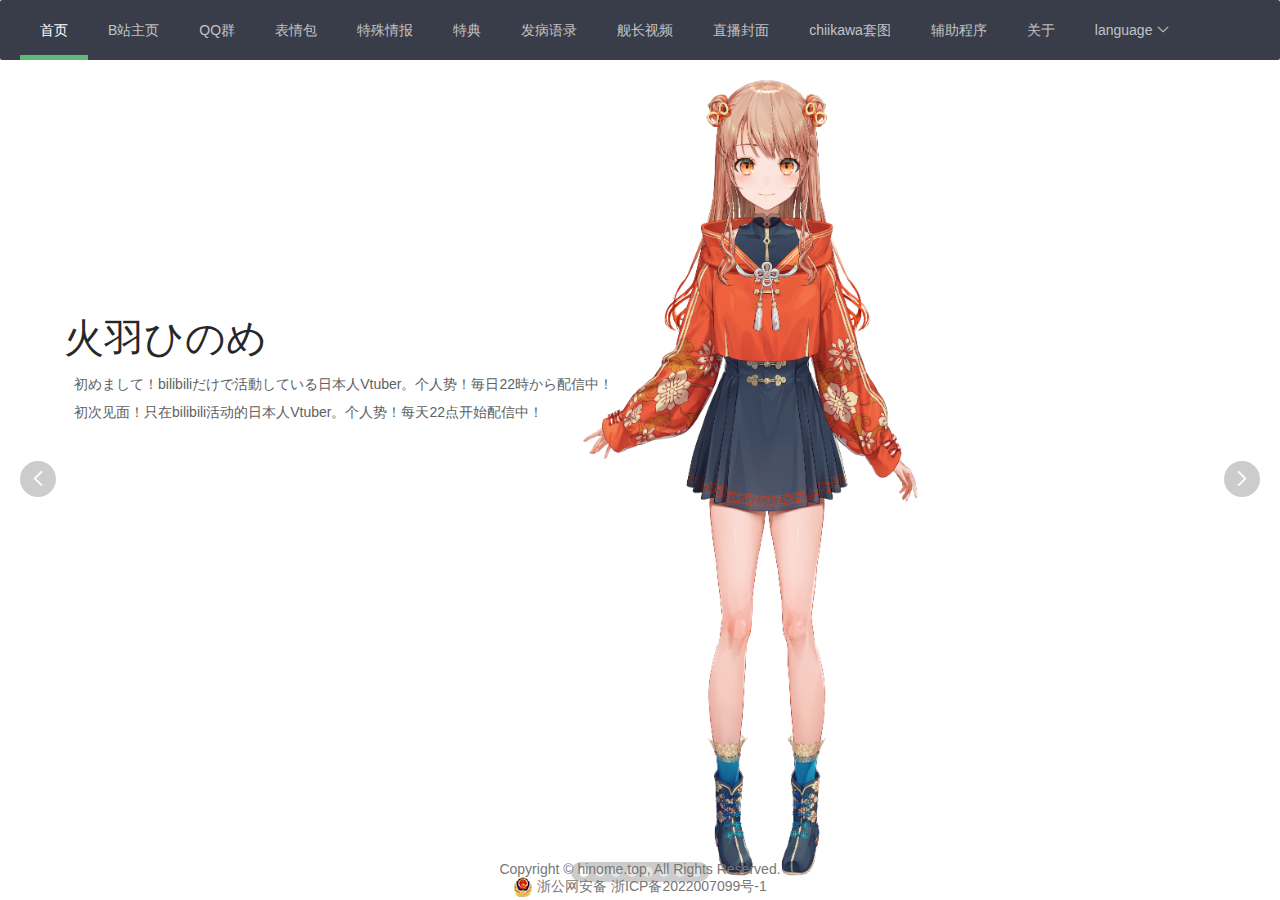
<file: index.html>
<!DOCTYPE html>
<html>
<head>
  <meta charset="utf-8">
  <meta name="viewport" content="width=device-width, initial-scale=1, maximum-scale=1">
  <meta http-equiv="Pragma" content="no-cache"/>
  <meta http-equiv="Cache-Control" content="no-cache"/>
  <meta http-equiv="Expires" content="0"/>
  <link rel="shortcut icon" href="img/icon.jpg">
  <link rel="icon" type="image/png" href="img/icon.jpg" sizes="192x192">
  <link rel="apple-touch-icon" sizes="180x180" href="img/icon.jpg">
  <title>火羽ひのめ 情报屋</title>
  <link rel="stylesheet" href="layui/css/layui.css">
  <link rel="stylesheet" href="css/common.css">
  <link rel="stylesheet" href="css/index.css">
</head>
<body>
<div>
  <ul class="layui-nav" lay-filter="">
    <li class="layui-nav-item layui-this"><a href="">首页</a></li>
    <li class="layui-nav-item"><a href="https://space.bilibili.com/2094031249/" target="_blank">B站主页</a></li>
    <li class="layui-nav-item"><a href="qqGroup.html" target="view_frame">QQ群</a></li>
    <li class="layui-nav-item"><a href="emoticon.html" target="view_frame">表情包</a></li>
    <li class="layui-nav-item"><a href="information.html" target="view_frame">特殊情报</a></li>
    <li class="layui-nav-item"><a href="privilege.html" target="view_frame">特典</a></li>
    <li class="layui-nav-item"><a href="groupQuotations.html" target="view_frame">发病语录</a></li>
    <li class="layui-nav-item"><a href="captainVideo.html" target="view_frame">舰长视频</a></li>
    <li class="layui-nav-item"><a href="liveCover.html" target="view_frame">直播封面</a></li>
    <li class="layui-nav-item"><a href="chiikawa.html" target="view_frame">chiikawa套图</a></li>
    <li class="layui-nav-item"><a href="auxiliaryProgram.html" target="view_frame">辅助程序</a></li>
    <li class="layui-nav-item"><a href="about.html" target="view_frame">关于</a></li>
    <li class="layui-nav-item">
      <a href="javascript:;">language</a>
      <dl class="layui-nav-child"> <!-- 二级菜单 -->
        <dd><a href="javascript:;" onclick="language_change('ch')">中文</a></dd>
        <dd><a href="javascript:;" onclick="language_change('jp')">日本語</a></dd>
        <dd><a href="javascript:;" onclick="language_change('en')">EN</a></dd>
      </dl>
    </li>
  </ul>
</div>
<div id="iframe_div">
  <iframe id="iframe1" src="homepage.html" name="view_frame"></iframe>
</div>



</body>
<script src="js/index.js"></script>
<!-- 引入 layui.js 的 <script> 标签最好放置在 html 末尾 -->
<script src="layui/layui.js"></script>
</script>
</html>
</file>
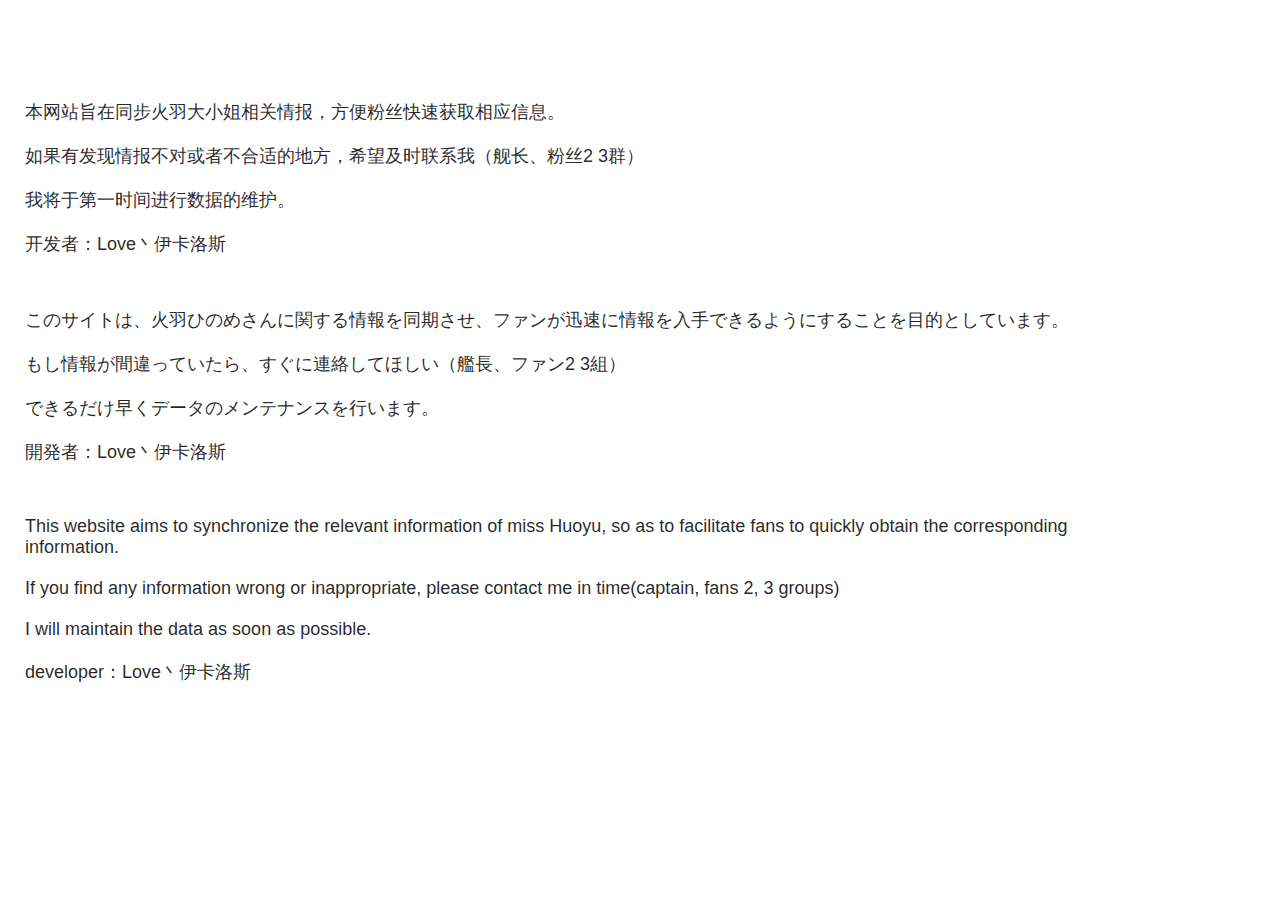
<file: about.html>
<!DOCTYPE html>
<html>
<head>
  <meta charset="utf-8">
  <meta name="viewport" content="width=device-width, initial-scale=1, maximum-scale=1">
  <title>火羽</title>
  <link rel="stylesheet" href="layui/css/layui.css">
  <link rel="stylesheet" href="css/common.css">
  <link rel="stylesheet" href="css/about.css">
</head>
<body>
<div class="layui-container">
  <p>本网站旨在同步火羽大小姐相关情报，方便粉丝快速获取相应信息。</p>
  <p>如果有发现情报不对或者不合适的地方，希望及时联系我（舰长、粉丝2 3群）</p>
  <p>我将于第一时间进行数据的维护。</p>
  <p>开发者：Love丶伊卡洛斯</p>
  <br><br>
  <p>このサイトは、火羽ひのめさんに関する情報を同期させ、ファンが迅速に情報を入手できるようにすることを目的としています。</p>
  <p>もし情報が間違っていたら、すぐに連絡してほしい（艦長、ファン2 3組）</p>
  <p>できるだけ早くデータのメンテナンスを行います。</p>
  <p>開発者：Love丶伊卡洛斯</p>
  <br><br>
  <p>This website aims to synchronize the relevant information of miss Huoyu, so as to facilitate fans to quickly obtain the corresponding information.</p>
  <p>If you find any information wrong or inappropriate, please contact me in time(captain, fans 2, 3 groups)</p>
  <p>I will maintain the data as soon as possible.</p>
  <p>developer：Love丶伊卡洛斯</p>
</div>
</body>
<!-- 引入 layui.js 的 <script> 标签最好放置在 html 末尾 -->
<script src="layui/layui.js"></script>
</html>
</file>
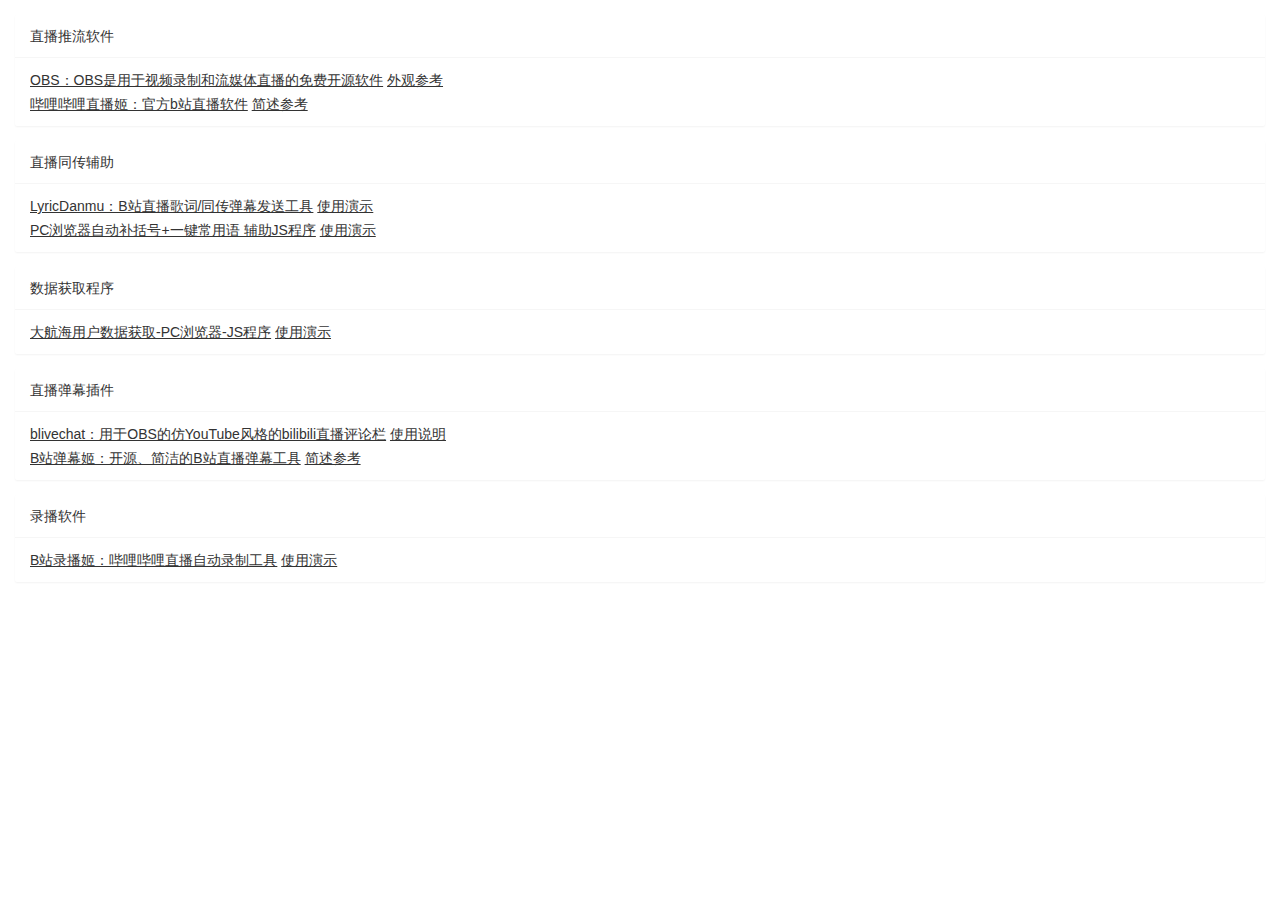
<file: auxiliaryProgram.html>
<!DOCTYPE html>
<html>
<head>
  <meta charset="utf-8">
  <meta name="viewport" content="width=device-width, initial-scale=1, maximum-scale=1">
  <title>火羽</title>
  <link rel="stylesheet" href="layui/css/layui.css">
  <link rel="stylesheet" href="css/common.css">
  <link rel="stylesheet" href="css/auxiliaryProgram.css">
</head>
<body>
<div class="layui-field-box">
    <div class="layui-card">
        <div class="layui-card-header">直播推流软件</div>
        <div class="layui-card-body">
            <a href="https://obsproject.com/" target="_blank">OBS：OBS是用于视频录制和流媒体直播的免费开源软件</a>
            <a href="data/obs.png" target="_blank">外观参考</a>
            <br>
            <a href="https://live.bilibili.com/liveHime" target="_blank">哔哩哔哩直播姬：官方b站直播软件</a>
            <a href="data/zbj.pngf" target="_blank">简述参考</a>
        </div>
    </div>
    <div class="layui-card">
        <div class="layui-card-header">直播同传辅助</div>
        <div class="layui-card-body">
            <a href="https://github.com/FHChen0420/LyricDanmu/releases" target="_blank">LyricDanmu：B站直播歌词/同传弹幕发送工具</a>
            <a href="data/LyricDanmu.png" target="_blank">使用演示</a>
            <br>
            <a href="data/web-Danmu-v2.1.js" target="_blank">PC浏览器自动补括号+一键常用语 辅助JS程序</a>
            <a href="data/web-Danmu-v2.0.gif" target="_blank">使用演示</a>
        </div>
    </div>
    <div class="layui-card">
        <div class="layui-card-header">数据获取程序</div>
        <div class="layui-card-body">
            <a href="data/get_all_ship.js" target="_blank">大航海用户数据获取-PC浏览器-JS程序</a>
            <a href="data/get_all_ship.gif" target="_blank">使用演示</a>
        </div>
    </div>
    <div class="layui-card">
        <div class="layui-card-header">直播弹幕插件</div>
        <div class="layui-card-body">
            <a href="https://github.com/xfgryujk/blivechat/releases" target="_blank">blivechat：用于OBS的仿YouTube风格的bilibili直播评论栏</a>
            <a href="https://github.com/xfgryujk/blivechat/blob/master/README.md" target="_blank">使用说明</a>
            <br>
            <a href="https://rec.danmuji.org/" target="_blank">B站弹幕姬：开源、简洁的B站直播弹幕工具</a>
            <a href="data/dmj.png" target="_blank">简述参考</a>
        </div>
    </div>
    <div class="layui-card">
        <div class="layui-card-header">录播软件</div>
        <div class="layui-card-body">
            <a href="https://rec.danmuji.org/" target="_blank">B站录播姬：哔哩哔哩直播自动录制工具</a>
            <a href="data/luboji.gif" target="_blank">使用演示</a>
        </div>
    </div>
</div>
<div class="layui-container">
    
</div>
</body>
<!-- 引入 layui.js 的 <script> 标签最好放置在 html 末尾 -->
<script src="layui/layui.js"></script>
</html>
</file>
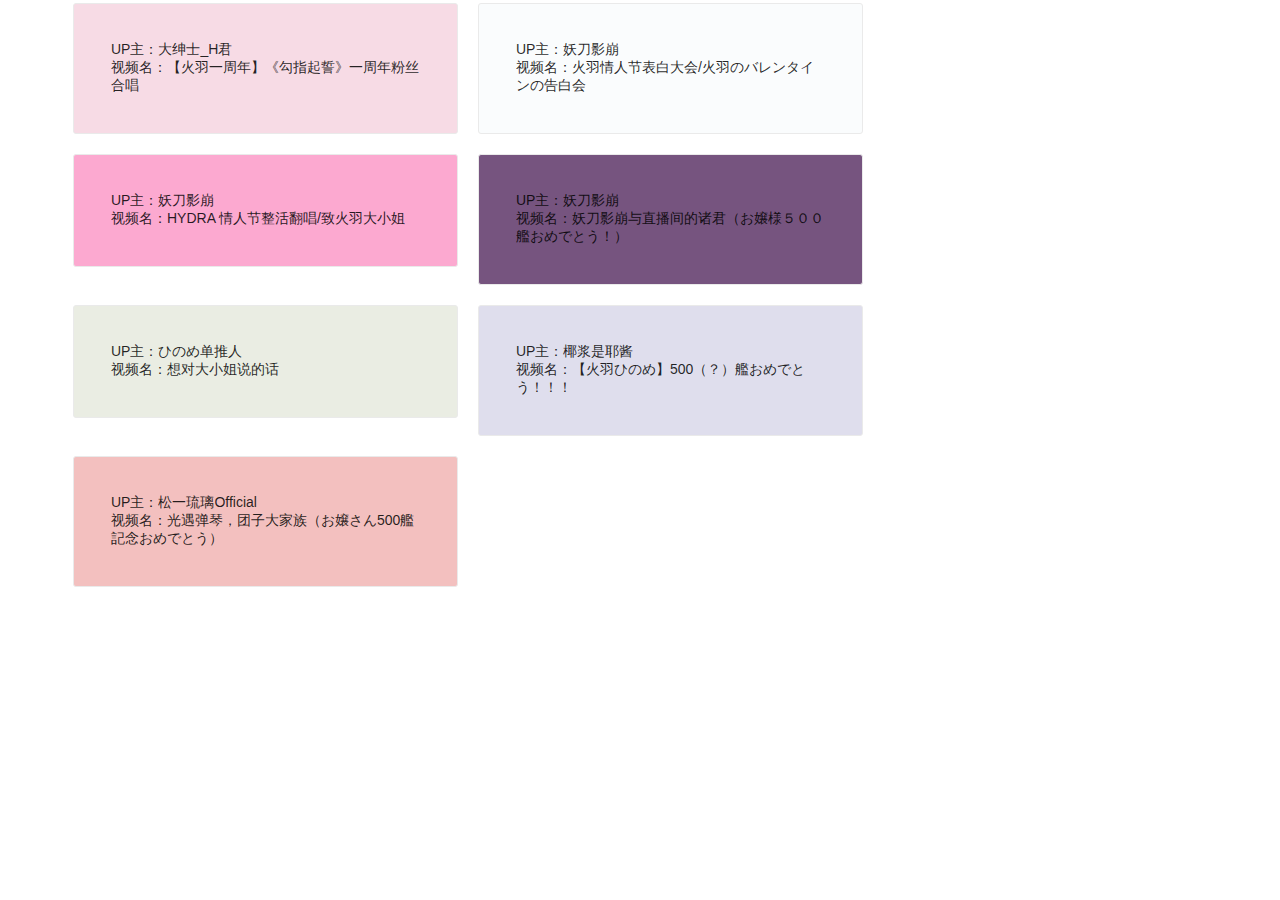
<file: captainVideo.html>
<!DOCTYPE html>
<html>
<head>
  <meta charset="utf-8">
  <meta name="viewport" content="width=device-width, initial-scale=1, maximum-scale=1">
  <title>火羽</title>
  <link rel="stylesheet" href="layui/css/layui.css">
  <link rel="stylesheet" href="css/common.css">
  <link rel="stylesheet" href="css/captainVideo.css">
</head>
<body>
    <div class="layui-container">
        <div class="layui-row layui-col-space15">
        </div>  
    </div>
    <div class="video-btn" id="video-btn">
        <div class="video-area" id="video-area"></div>
        <a class="video-shut" id="video-shut" onclick="close_video()">x</a>
    </div>
    <div id="shadow"></div>
</body>
<script src="js/common.js"></script>
<script src="js/captainVideo.js?v=1.0"></script>
<!-- 引入 layui.js 的 <script> 标签最好放置在 html 末尾 -->
<script src="layui/layui.js"></script>
</html>
</file>
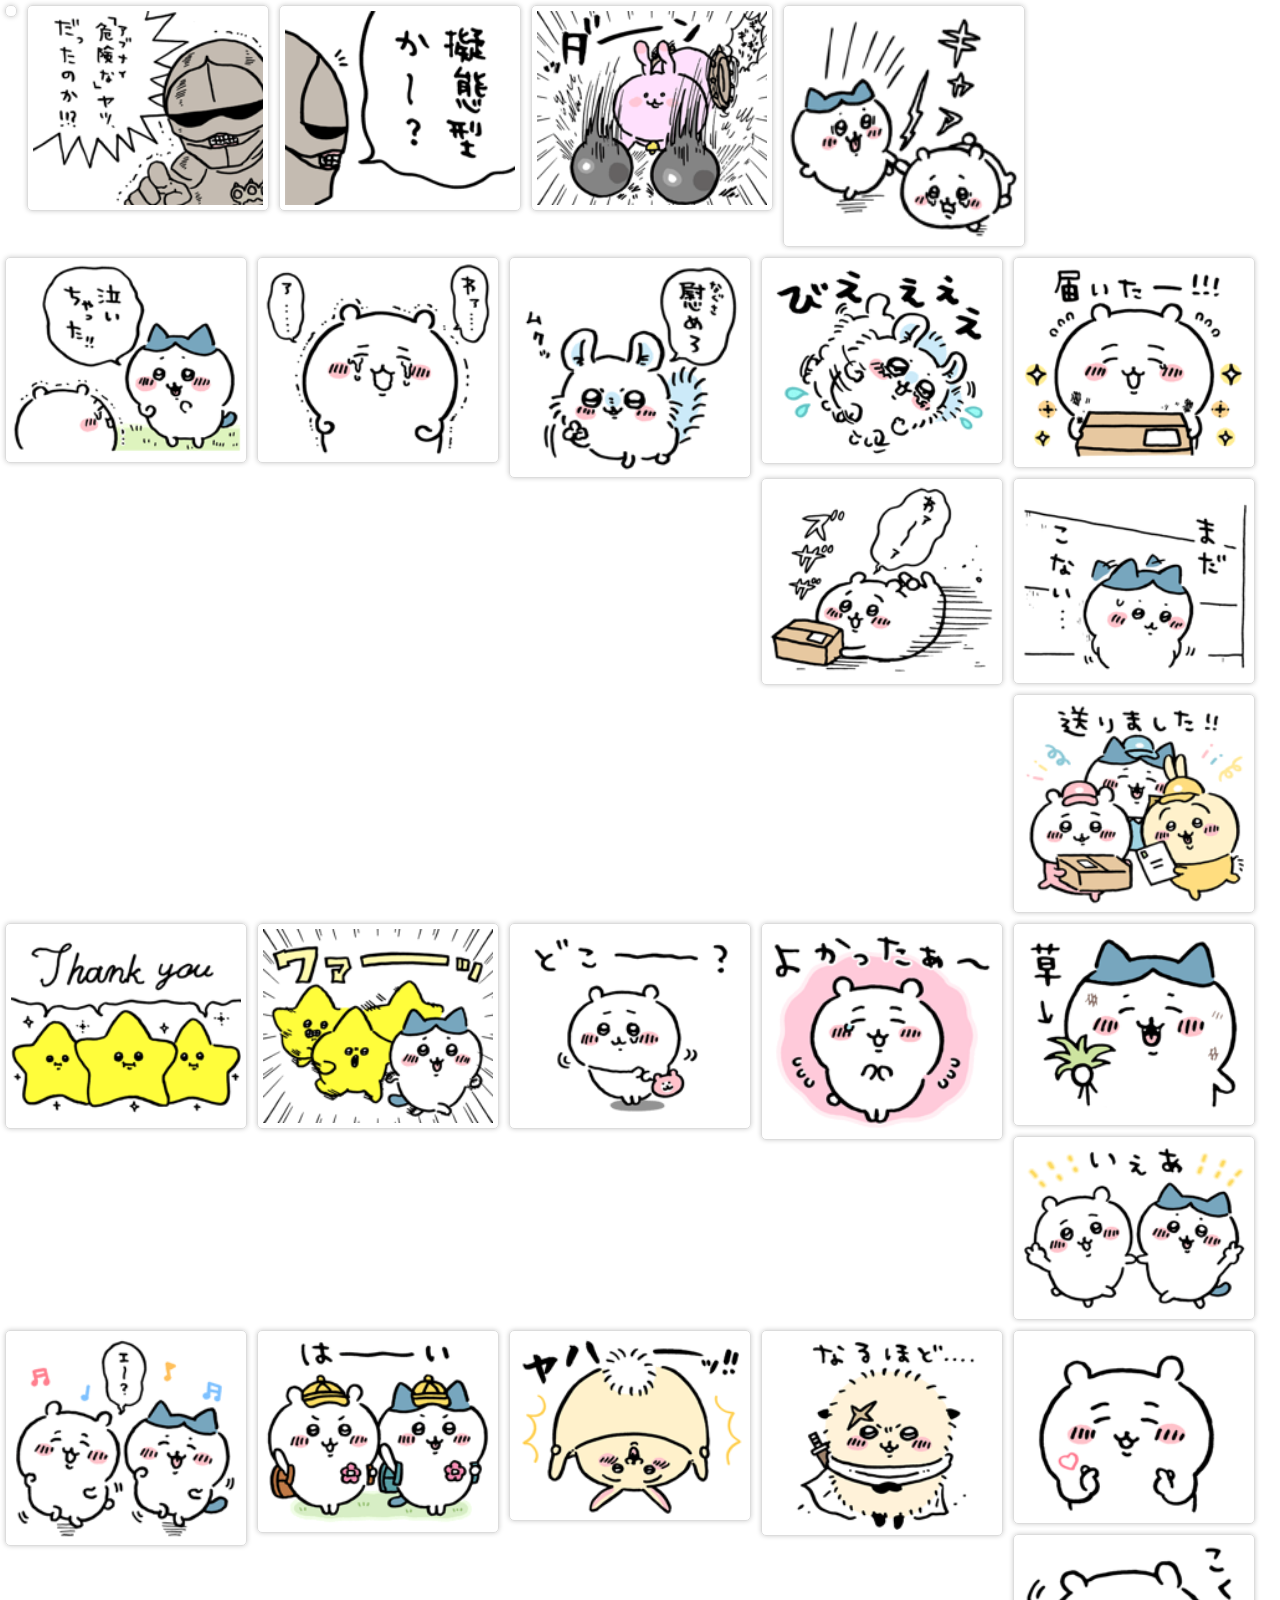
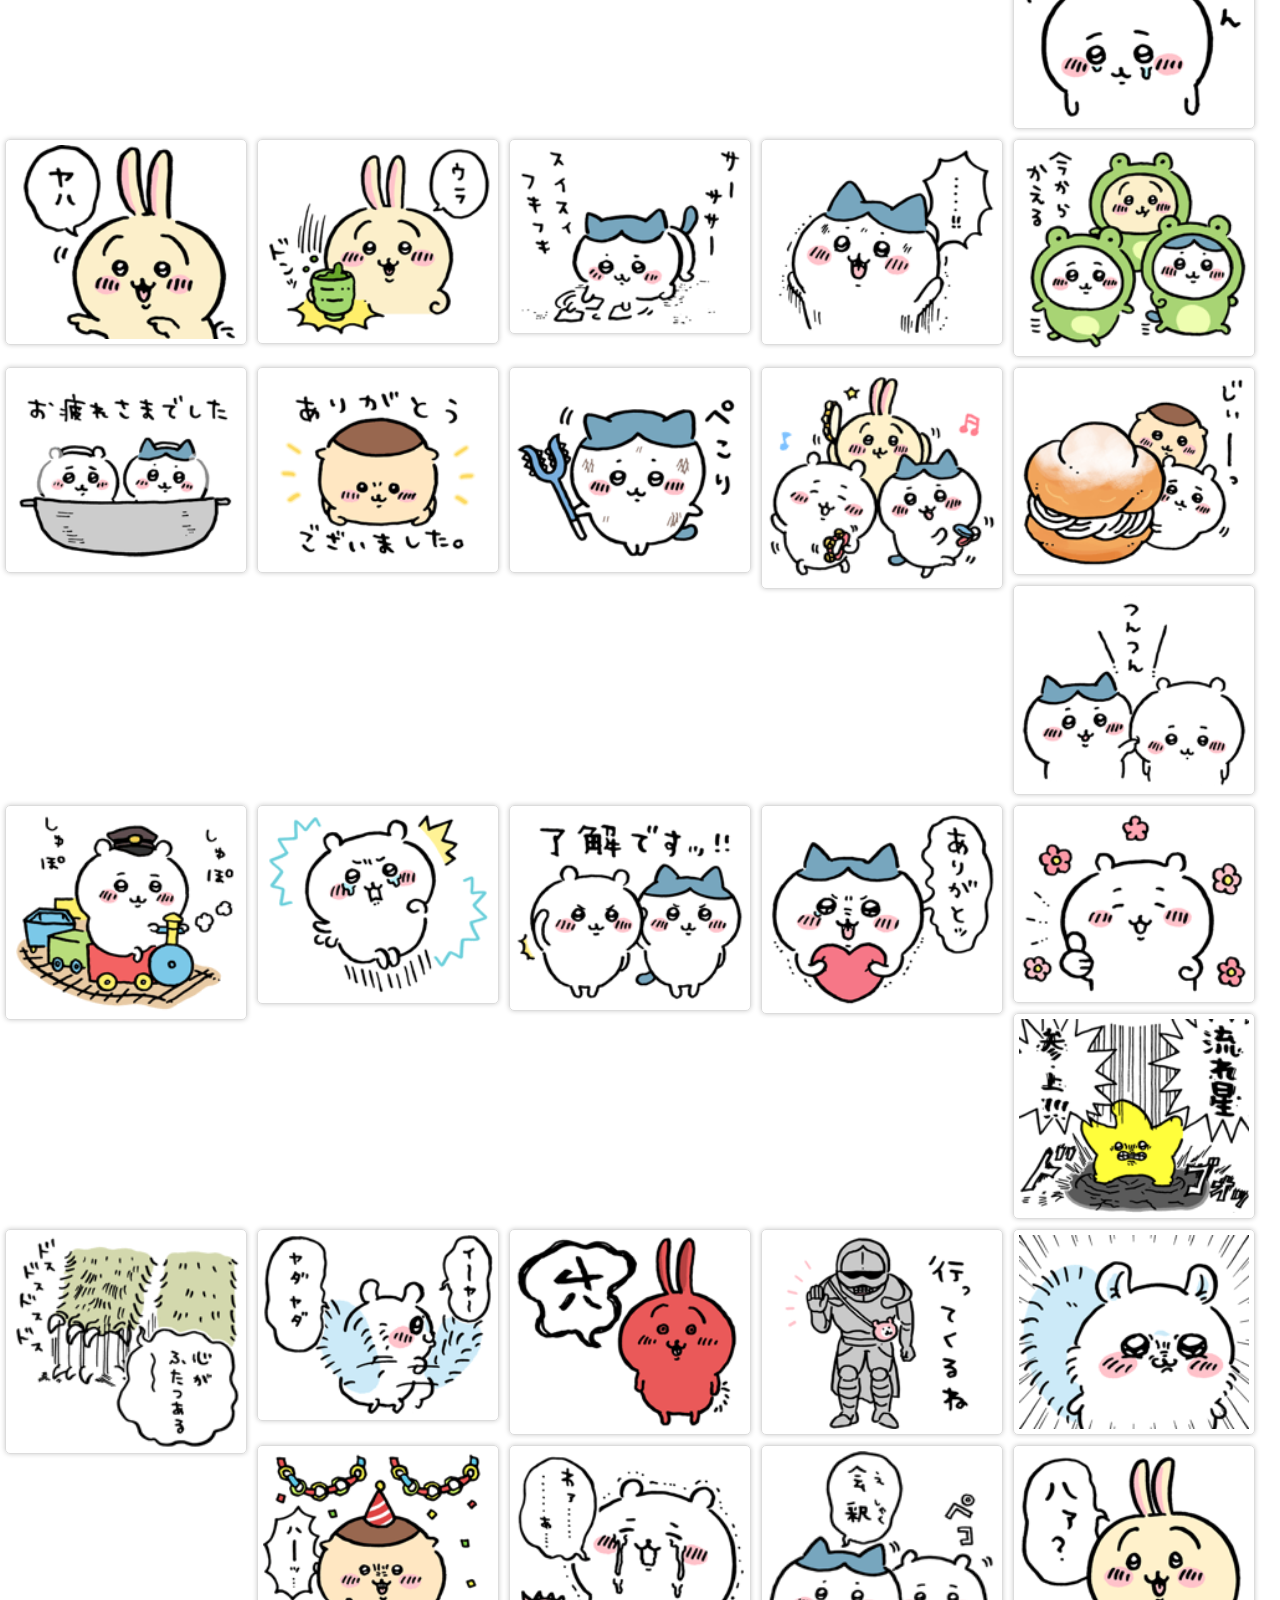
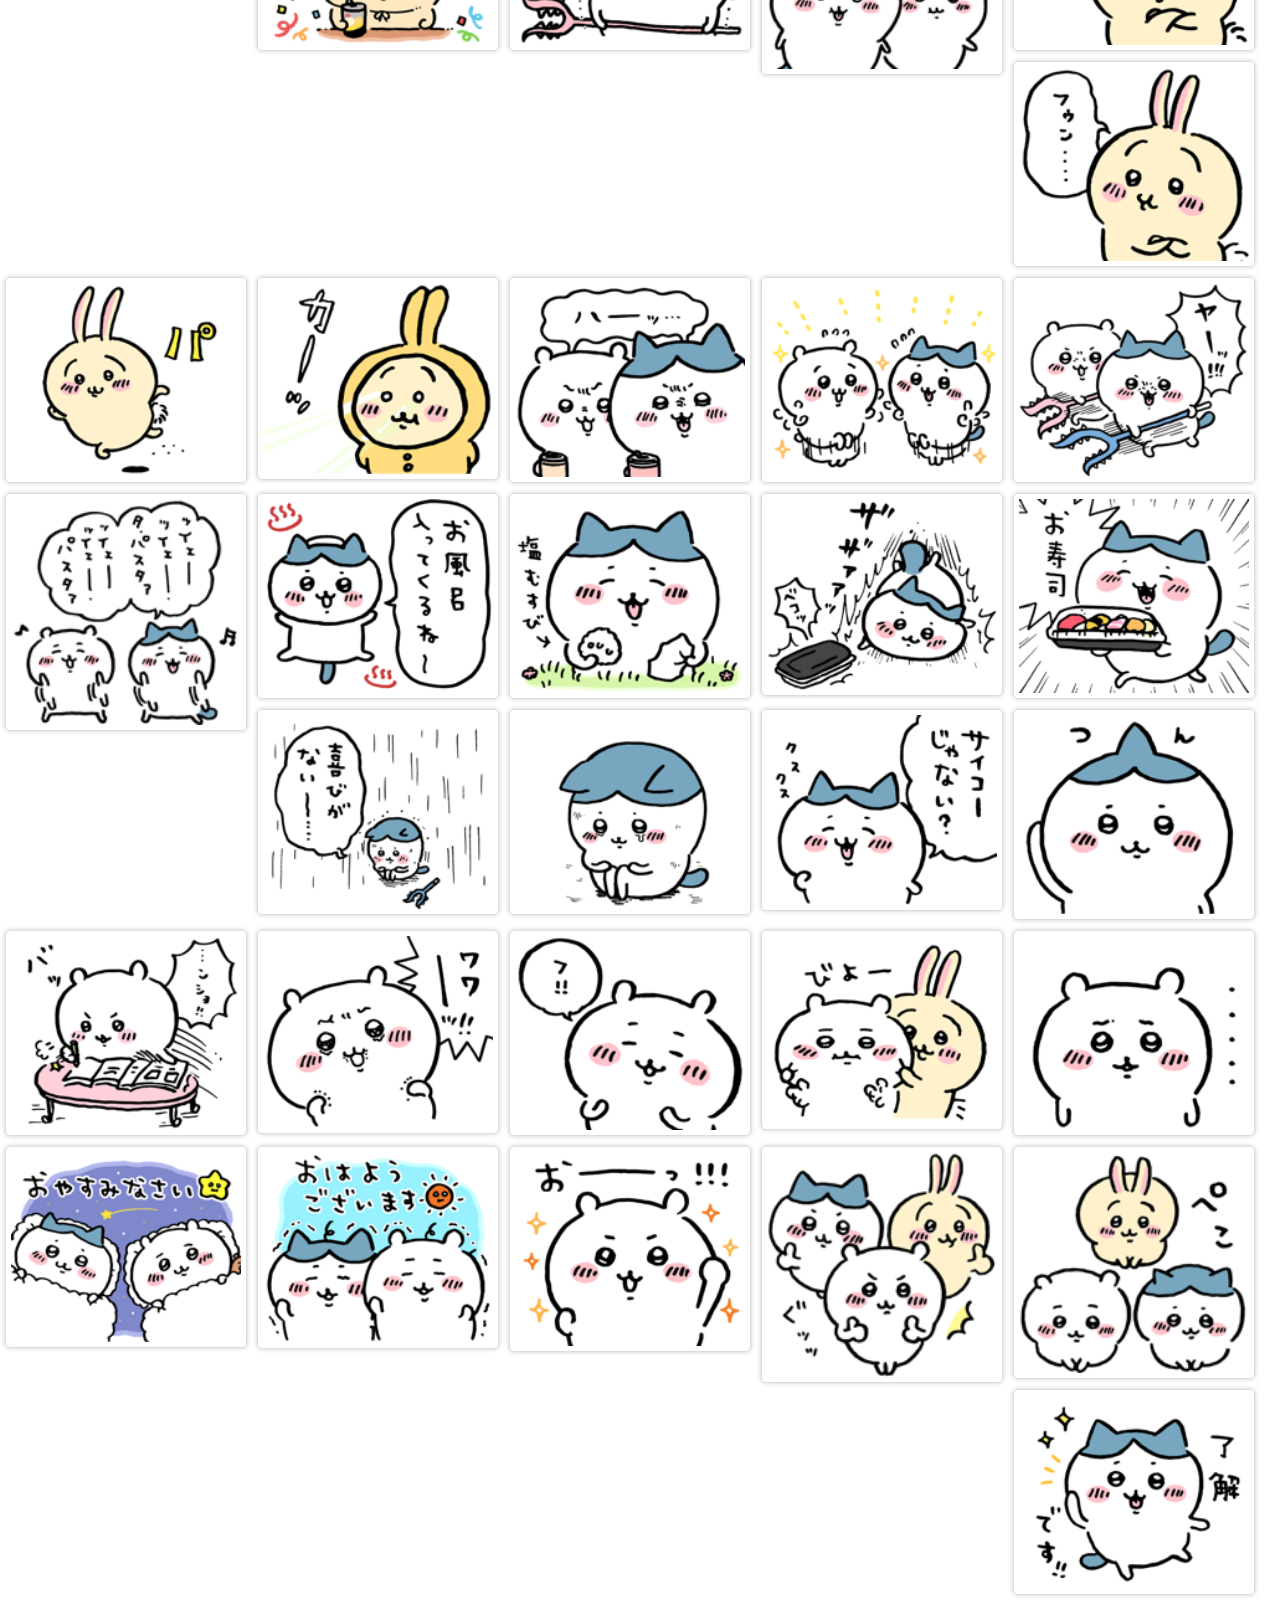
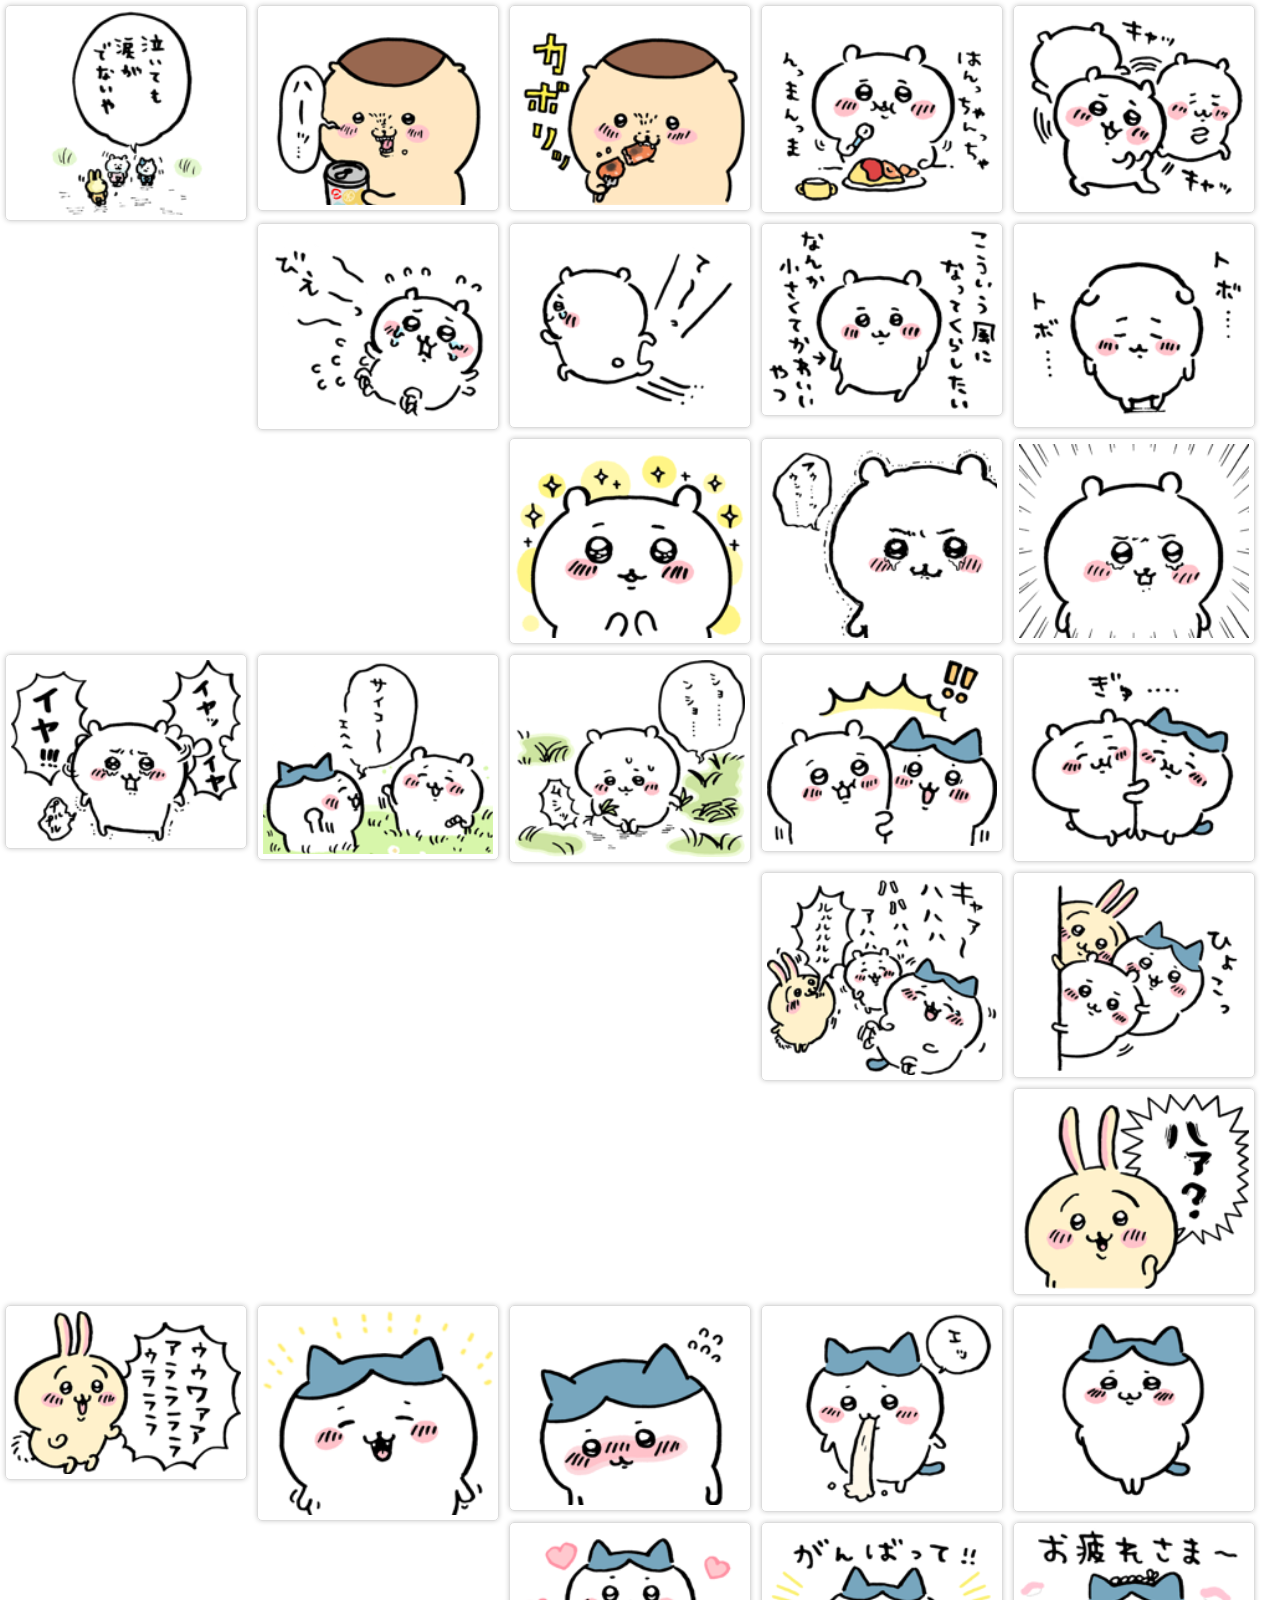
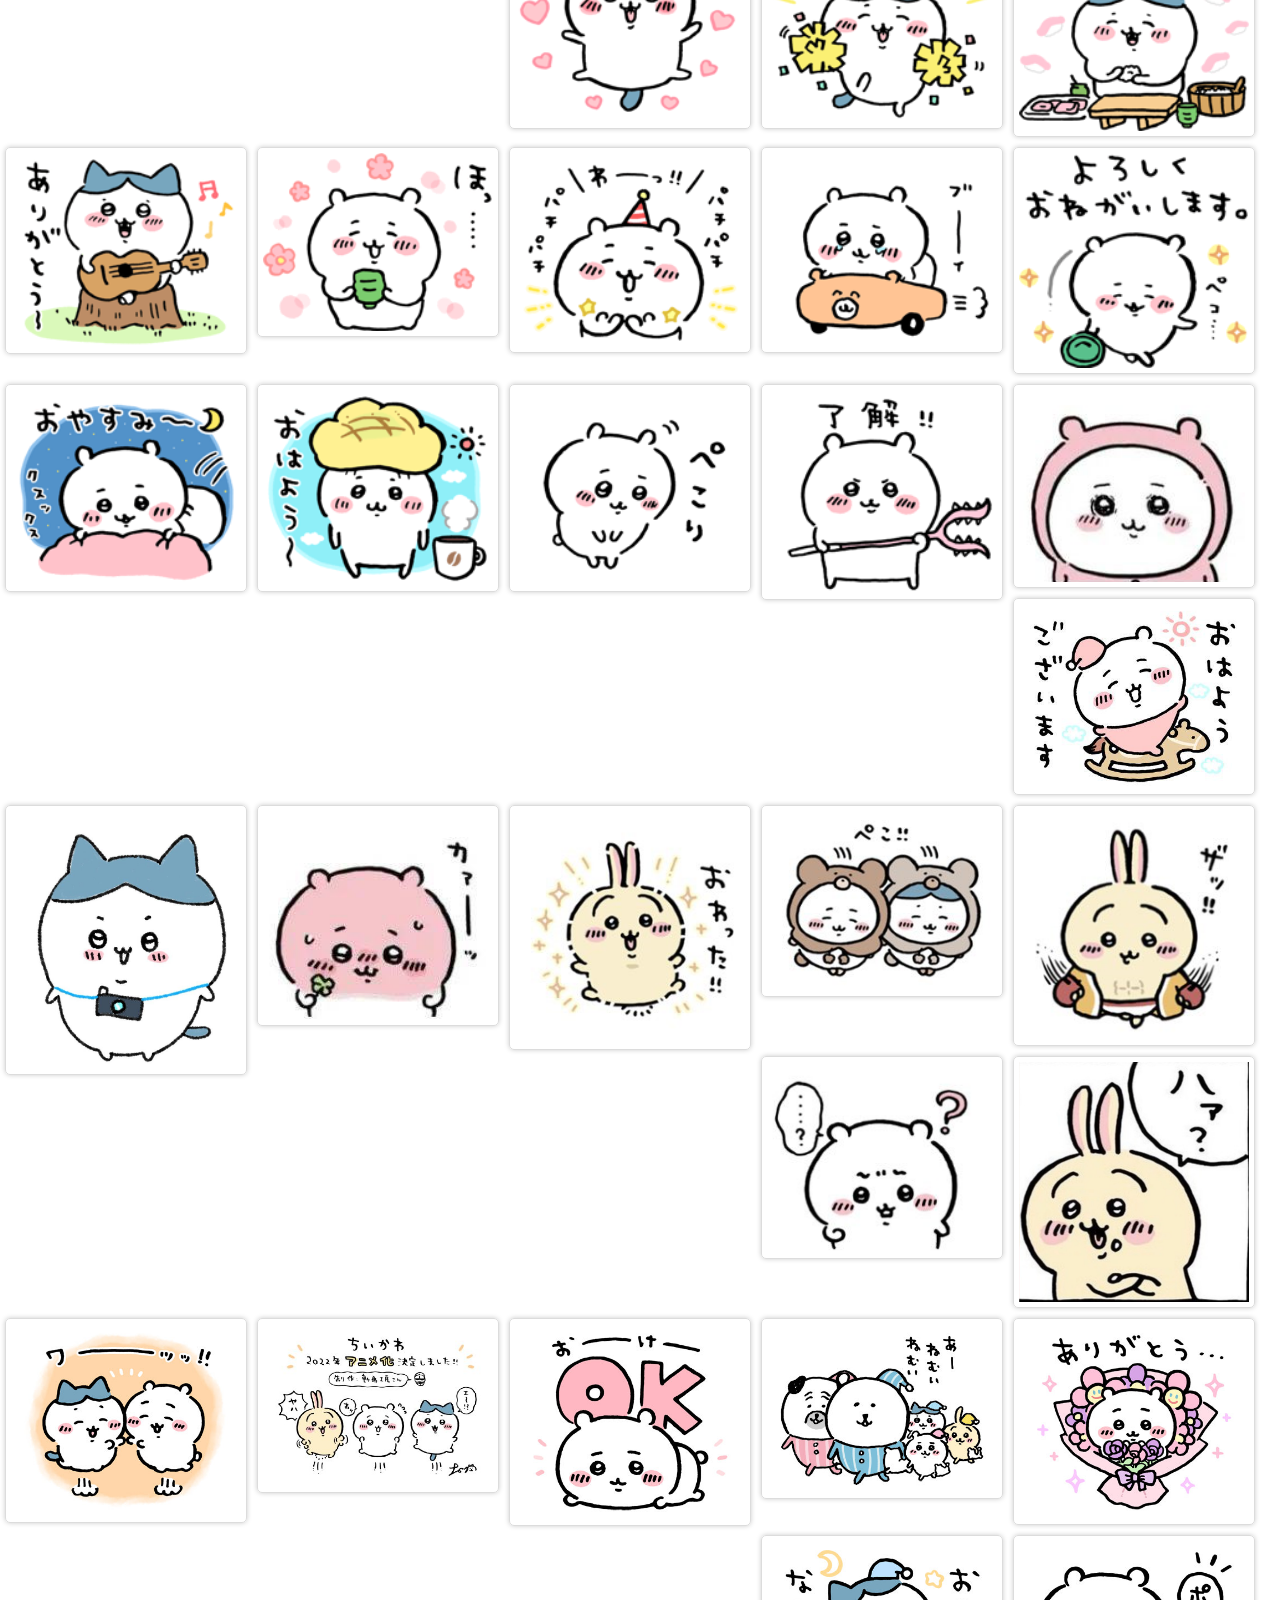
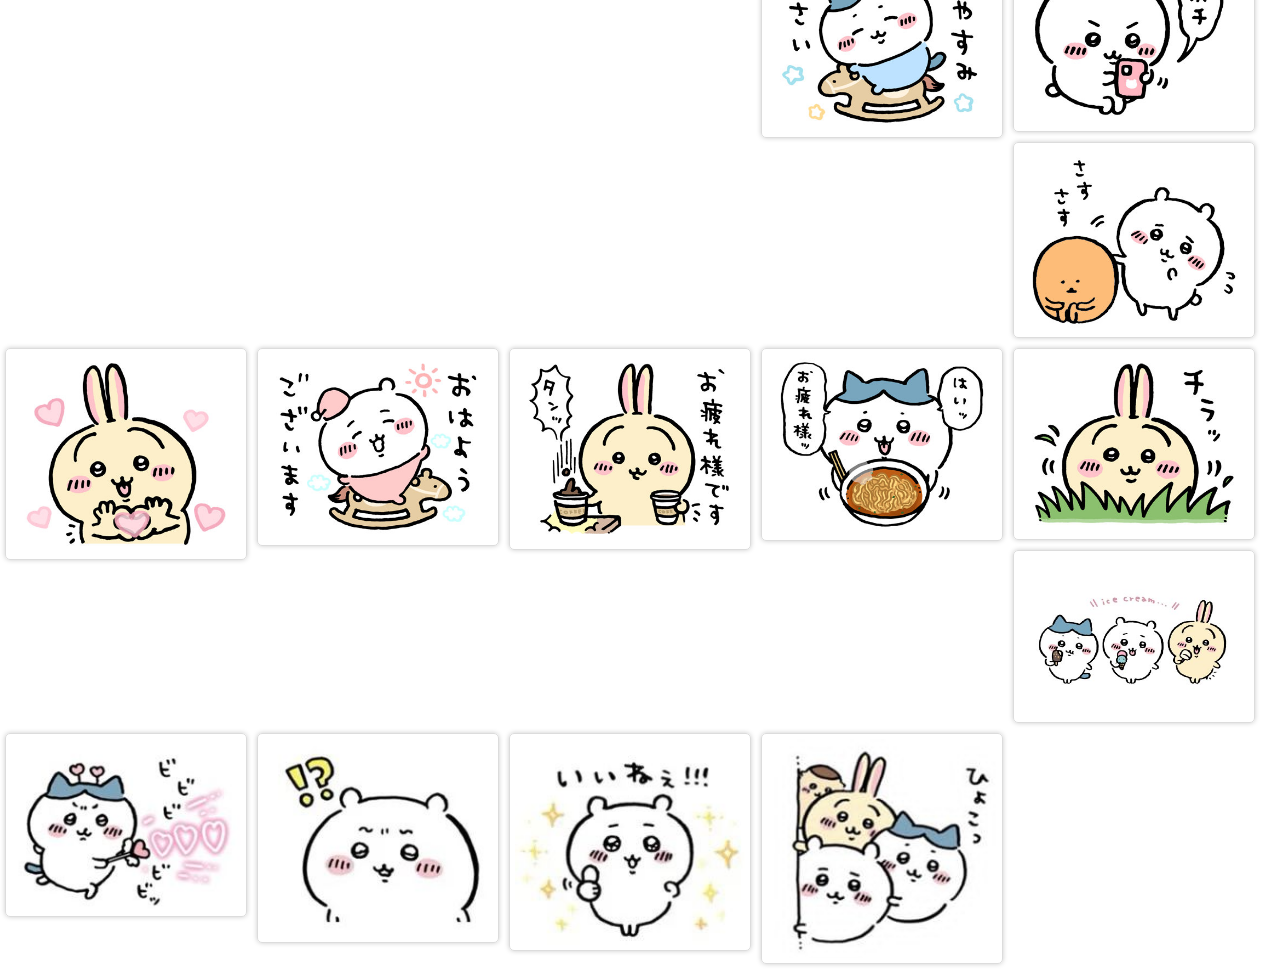
<file: chiikawa.html>
<!DOCTYPE html>
<html>
<head>
  <meta charset="utf-8">
  <meta name="viewport" content="width=device-width, initial-scale=1, maximum-scale=1">
  <title>chiikawa</title>
  <link rel="stylesheet" href="layui/css/layui.css">
  <link rel="stylesheet" href="css/common.css">
  <link rel="stylesheet" href="css/emoticon.css">
</head>
<body>

  <div id="container">
    <div class="box">
      <div class="box_img">
        
      </div>
    </div>
    <!--
    <div class="box">
      <div class="box_img">
        <img src="img/chiikawa/1.png" />
      </div>
    </div>
    <div class="box">
        <div class="box_img">
          <img src="img/chiikawa/2.png" />
        </div>
      </div>
      <div class="box">
        <div class="box_img">
          <img src="img/chiikawa/3.png" />
        </div>
      </div>
      <div class="box">
        <div class="box_img">
          <img src="img/chiikawa/4.png" />
        </div>
      </div>
      <div class="box">
        <div class="box_img">
          <img src="img/chiikawa/5.png" />
        </div>
      </div>
      <div class="box">
        <div class="box_img">
          <img src="img/chiikawa/6.png" />
        </div>
      </div>
      <div class="box">
        <div class="box_img">
          <img src="img/chiikawa/7.png" />
        </div>
      </div>
      <div class="box">
        <div class="box_img">
          <img src="img/chiikawa/8.png" />
        </div>
      </div>
      <div class="box">
        <div class="box_img">
          <img src="img/chiikawa/9.png" />
        </div>
      </div>
      <div class="box">
        <div class="box_img">
          <img src="img/chiikawa/10.png" />
        </div>
      </div>
      <div class="box">
        <div class="box_img">
          <img src="img/chiikawa/11.png" />
        </div>
      </div>
      <div class="box">
        <div class="box_img">
          <img src="img/chiikawa/12.png" />
        </div>
      </div>
      <div class="box">
        <div class="box_img">
          <img src="img/chiikawa/13.png" />
        </div>
      </div>
      <div class="box">
        <div class="box_img">
          <img src="img/chiikawa/14.png" />
        </div>
      </div>
      <div class="box">
        <div class="box_img">
          <img src="img/chiikawa/15.png" />
        </div>
      </div>
      <div class="box">
        <div class="box_img">
          <img src="img/chiikawa/16.png" />
        </div>
      </div>
      <div class="box">
        <div class="box_img">
          <img src="img/chiikawa/17.png" />
        </div>
      </div>
      <div class="box">
        <div class="box_img">
          <img src="img/chiikawa/18.png" />
        </div>
      </div>
      <div class="box">
        <div class="box_img">
          <img src="img/chiikawa/19.png" />
        </div>
      </div>
      <div class="box">
        <div class="box_img">
          <img src="img/chiikawa/20.png" />
        </div>
      </div>
      <div class="box">
        <div class="box_img">
          <img src="img/chiikawa/21.png" />
        </div>
      </div>
      <div class="box">
        <div class="box_img">
          <img src="img/chiikawa/22.png" />
        </div>
      </div>
      <div class="box">
        <div class="box_img">
          <img src="img/chiikawa/23.png" />
        </div>
      </div>
      <div class="box">
        <div class="box_img">
          <img src="img/chiikawa/1.jpg" />
        </div>
      </div>
      <div class="box">
        <div class="box_img">
          <img src="img/chiikawa/2.jpg" />
        </div>
      </div>
      <div class="box">
        <div class="box_img">
          <img src="img/chiikawa/3.jpg" />
        </div>
      </div>
      <div class="box">
        <div class="box_img">
          <img src="img/chiikawa/4.jpg" />
        </div>
      </div>
      -->
  </div>
</body>
<script src="js/chiikawa.js"></script>
<!-- 引入 layui.js 的 <script> 标签最好放置在 html 末尾 -->
<script src="layui/layui.js"></script>
</script>
</html>
</file>
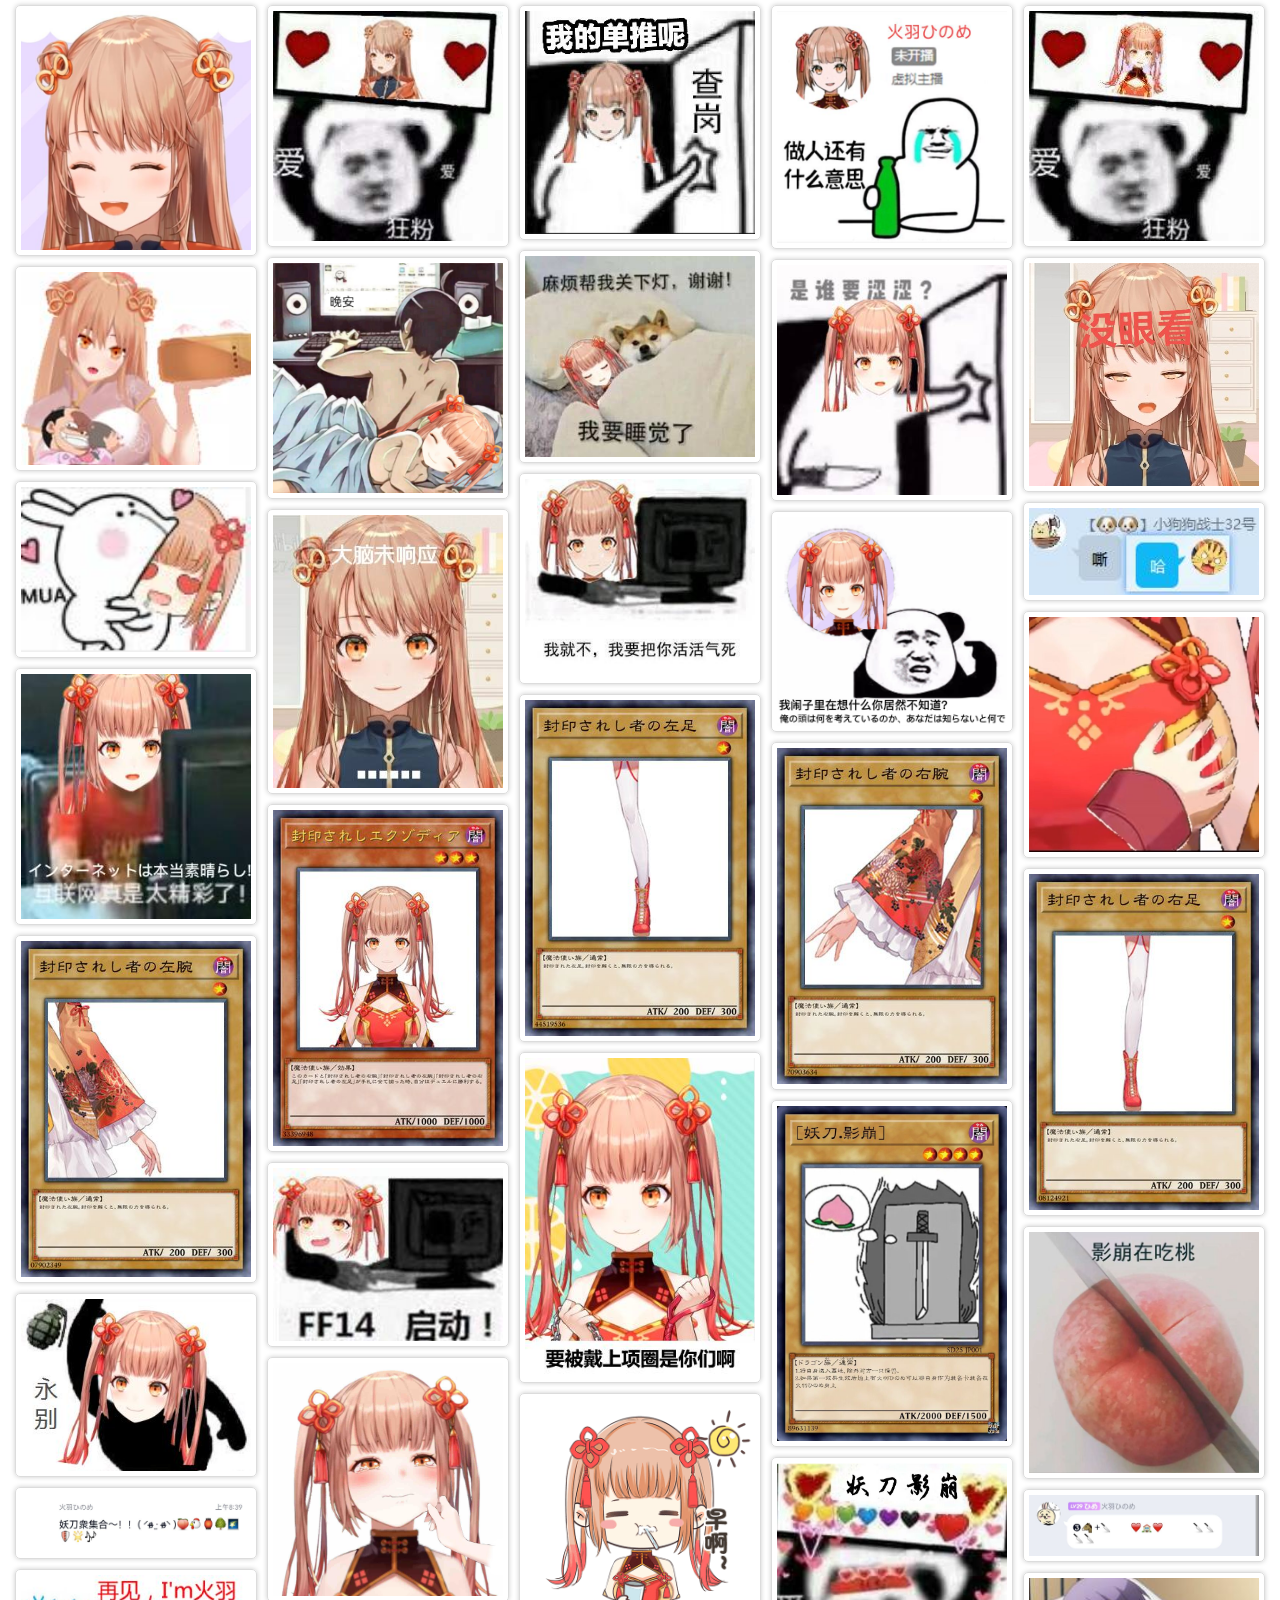
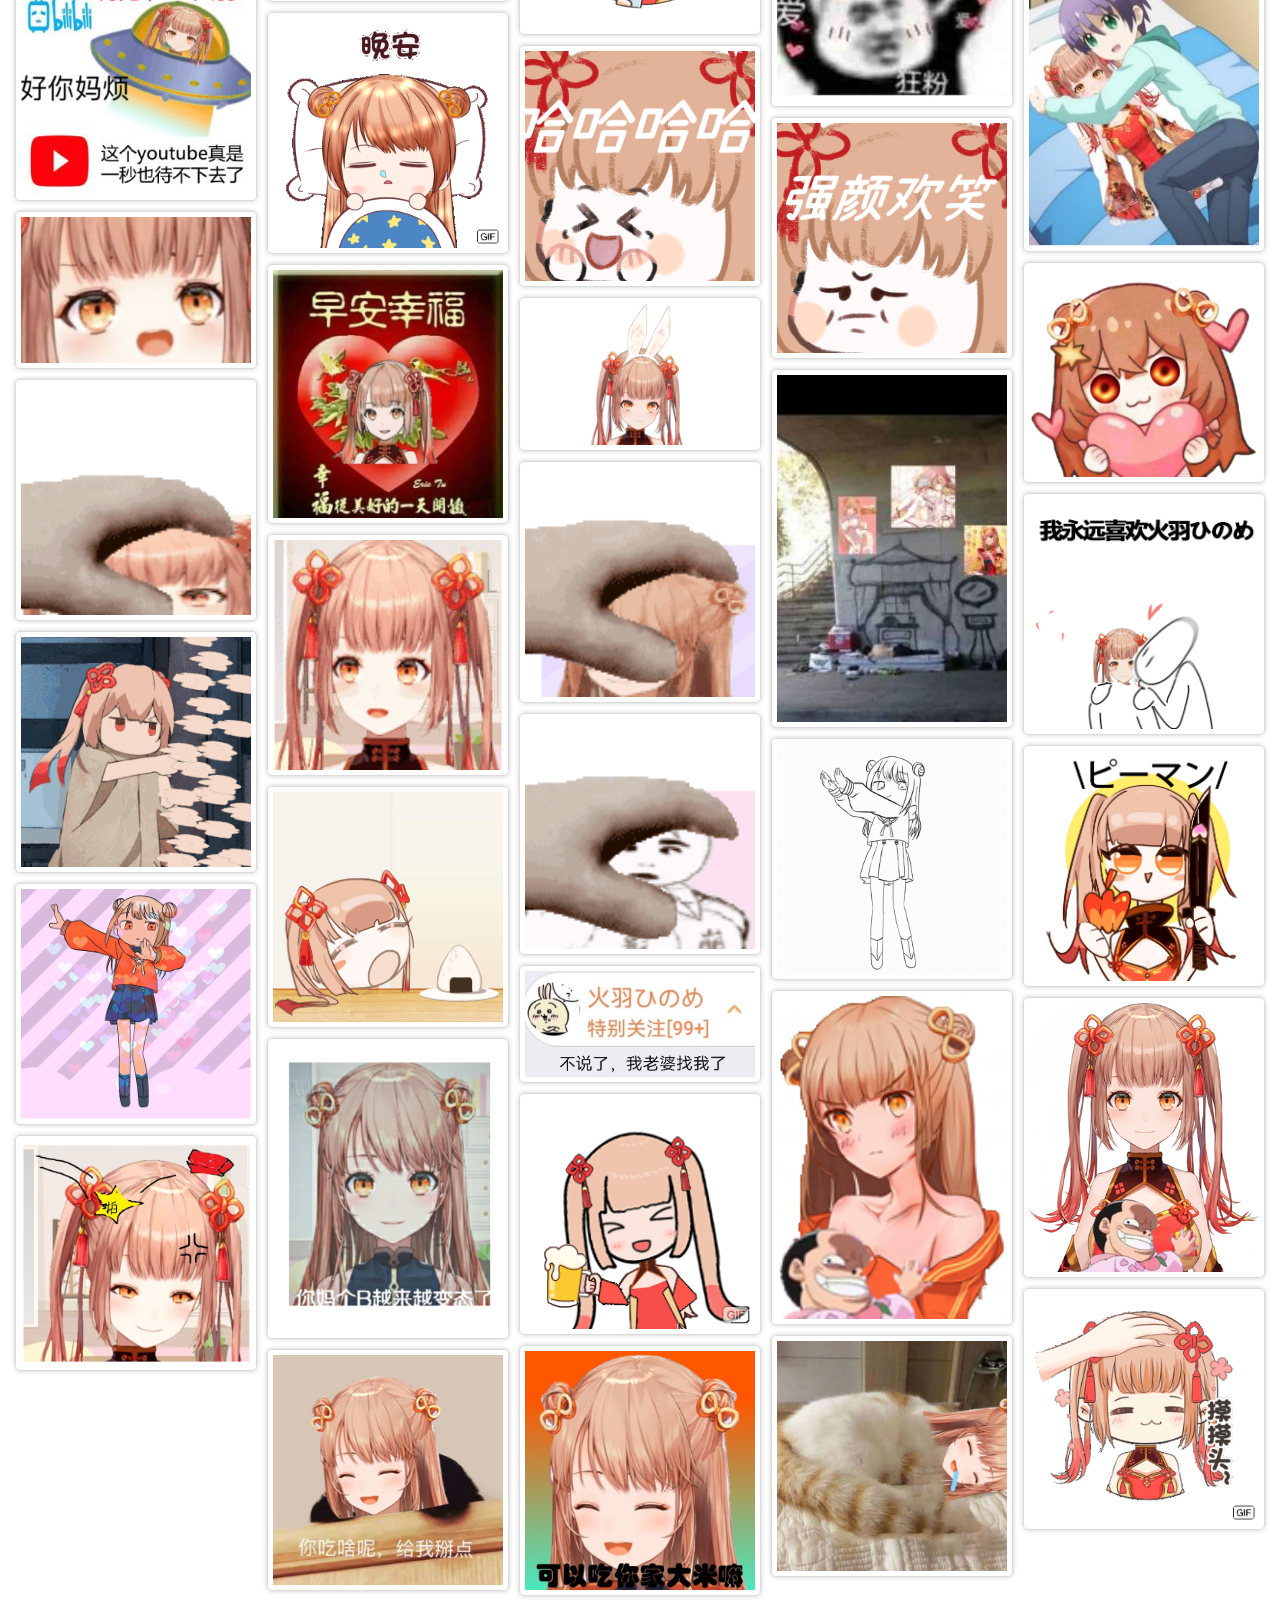
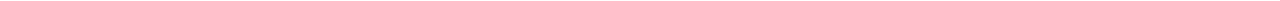
<file: emoticon.html>
<!DOCTYPE html>
<html>
<head>
  <meta charset="utf-8">
  <meta name="viewport" content="width=device-width, initial-scale=1, maximum-scale=1">
  <title>火羽</title>
  <link rel="stylesheet" href="layui/css/layui.css">
  <link rel="stylesheet" href="css/common.css">
  <link rel="stylesheet" href="css/emoticon.css">
</head>
<body>

  <div id="container">
    <div class="box">
      <div class="box_img">
        <img src="img/emoticon/1.jpg" />
      </div>
    </div>
    <div class="box">
      <div class="box_img">
        <img src="img/emoticon/2.jpg" />
      </div>
    </div>
    <div class="box">
      <div class="box_img">
        <img src="img/emoticon/3.jpg" />
      </div>
    </div>
    <div class="box">
      <div class="box_img">
        <img src="img/emoticon/4.jpg" />
      </div>
    </div>
    <div class="box">
      <div class="box_img">
        <img src="img/emoticon/5.jpg" />
      </div>
    </div>
    <div class="box">
      <div class="box_img">
        <img src="img/emoticon/6.jpg" />
      </div>
    </div>
    <div class="box">
      <div class="box_img">
        <img src="img/emoticon/7.jpg" />
      </div>
    </div>
    <div class="box">
      <div class="box_img">
        <img src="img/emoticon/8.jpg" />
      </div>
    </div>
    <div class="box">
      <div class="box_img">
        <img src="img/emoticon/9.jpg" />
      </div>
    </div>
    <div class="box">
      <div class="box_img">
        <img src="img/emoticon/10.jpg" />
      </div>
    </div>
    <div class="box">
      <div class="box_img">
        <img src="img/emoticon/11.jpg" />
      </div>
    </div>
    <div class="box">
      <div class="box_img">
        <img src="img/emoticon/12.jpg" />
      </div>
    </div>
    <div class="box">
      <div class="box_img">
        <img src="img/emoticon/13.jpg" />
      </div>
    </div>
    <div class="box">
      <div class="box_img">
        <img src="img/emoticon/14.jpg" />
      </div>
    </div>
    <div class="box">
      <div class="box_img">
        <img src="img/emoticon/15.jpg" />
      </div>
    </div>
    <div class="box">
      <div class="box_img">
        <img src="img/emoticon/16.jpg" />
      </div>
    </div>
    <div class="box">
      <div class="box_img">
        <img src="img/emoticon/17.jpg" />
      </div>
    </div>
    <div class="box">
      <div class="box_img">
        <img src="img/emoticon/18.jpg" />
      </div>
    </div>
    <div class="box">
      <div class="box_img">
        <img src="img/emoticon/19.jpg" />
      </div>
    </div>
    <div class="box">
      <div class="box_img">
        <img src="img/emoticon/20.jpg" />
      </div>
    </div>
    <div class="box">
      <div class="box_img">
        <img src="img/emoticon/21.jpg" />
      </div>
    </div>
    <div class="box">
      <div class="box_img">
        <img src="img/emoticon/22.jpg" />
      </div>
    </div>
    <div class="box">
      <div class="box_img">
        <img src="img/emoticon/23.jpg" />
      </div>
    </div>
    <div class="box">
      <div class="box_img">
        <img src="img/emoticon/24.jpg" />
      </div>
    </div>
    <div class="box">
      <div class="box_img">
        <img src="img/emoticon/25.jpg" />
      </div>
    </div>
    <div class="box">
      <div class="box_img">
        <img src="img/emoticon/26.jpg" />
      </div>
    </div>
    <div class="box">
      <div class="box_img">
        <img src="img/emoticon/27.jpg" />
      </div>
    </div>
    <div class="box">
      <div class="box_img">
        <img src="img/emoticon/28.jpg" />
      </div>
    </div>
    <div class="box">
      <div class="box_img">
        <img src="img/emoticon/29.jpg" />
      </div>
    </div>
    <div class="box">
      <div class="box_img">
        <img src="img/emoticon/30.jpg" />
      </div>
    </div>
    <div class="box">
      <div class="box_img">
        <img src="img/emoticon/31.jpg" />
      </div>
    </div>
    <div class="box">
      <div class="box_img">
        <img src="img/emoticon/32.jpg" />
      </div>
    </div>
    <div class="box">
      <div class="box_img">
        <img src="img/emoticon/33.jpg" />
      </div>
    </div>
    <div class="box">
      <div class="box_img">
        <img src="img/emoticon/34.jpg" />
      </div>
    </div>
    <div class="box">
      <div class="box_img">
        <img src="img/emoticon/35.jpg" />
      </div>
    </div>
    <div class="box">
      <div class="box_img">
        <img src="img/emoticon/36.jpg" />
      </div>
    </div>
    <div class="box">
      <div class="box_img">
        <img src="img/emoticon/37.jpg" />
      </div>
    </div>
    <div class="box">
      <div class="box_img">
        <img src="img/emoticon/38.jpg" />
      </div>
    </div>
    <div class="box">
      <div class="box_img">
        <img src="img/emoticon/39.jpg" />
      </div>
    </div>
    <div class="box">
      <div class="box_img">
        <img src="img/emoticon/40.jpg" />
      </div>
    </div>
    <div class="box">
      <div class="box_img">
        <img src="img/emoticon/41.jpg" />
      </div>
    </div>
    <div class="box">
      <div class="box_img">
        <img src="img/emoticon/42.jpg" />
      </div>
    </div>
    <div class="box">
      <div class="box_img">
        <img src="img/emoticon/1.gif" />
      </div>
    </div>
    <div class="box">
      <div class="box_img">
        <img src="img/emoticon/2.gif" />
      </div>
    </div>
    <div class="box">
      <div class="box_img">
        <img src="img/emoticon/3.gif" />
      </div>
    </div>
    <div class="box">
      <div class="box_img">
        <img src="img/emoticon/4.gif" />
      </div>
    </div>
    <div class="box">
      <div class="box_img">
        <img src="img/emoticon/5.gif" />
      </div>
    </div>
    <div class="box">
      <div class="box_img">
        <img src="img/emoticon/6.gif" />
      </div>
    </div>
    <div class="box">
      <div class="box_img">
        <img src="img/emoticon/7.gif" />
      </div>
    </div>
    <div class="box">
      <div class="box_img">
        <img src="img/emoticon/8.gif" />
      </div>
    </div>
    <div class="box">
      <div class="box_img">
        <img src="img/emoticon/9.gif" />
      </div>
    </div>
    <div class="box">
      <div class="box_img">
        <img src="img/emoticon/10.gif" />
      </div>
    </div>
    <div class="box">
      <div class="box_img">
        <img src="img/emoticon/1.png" />
      </div>
    </div>
    <div class="box">
      <div class="box_img">
        <img src="img/emoticon/2.png" />
      </div>
    </div>
    <div class="box">
      <div class="box_img">
        <img src="img/emoticon/3.png" />
      </div>
    </div>
    <div class="box">
      <div class="box_img">
        <img src="img/emoticon/4.png" />
      </div>
    </div>
    <div class="box">
      <div class="box_img">
        <img src="img/emoticon/5.png" />
      </div>
    </div>
    <div class="box">
      <div class="box_img">
        <img src="img/emoticon/6.png" />
      </div>
    </div>
    <div class="box">
      <div class="box_img">
        <img src="img/emoticon/7.png" />
      </div>
    </div>
    <div class="box">
      <div class="box_img">
        <img src="img/emoticon/8.png" />
      </div>
    </div>
    <div class="box">
      <div class="box_img">
        <img src="img/emoticon/9.png" />
      </div>
    </div>
    <div class="box">
      <div class="box_img">
        <img src="img/emoticon/10.png" />
      </div>
    </div>
  </div>
</body>
<script src="js/emoticon.js"></script>
<!-- 引入 layui.js 的 <script> 标签最好放置在 html 末尾 -->
<script src="layui/layui.js"></script>
</script>
</html>
</file>
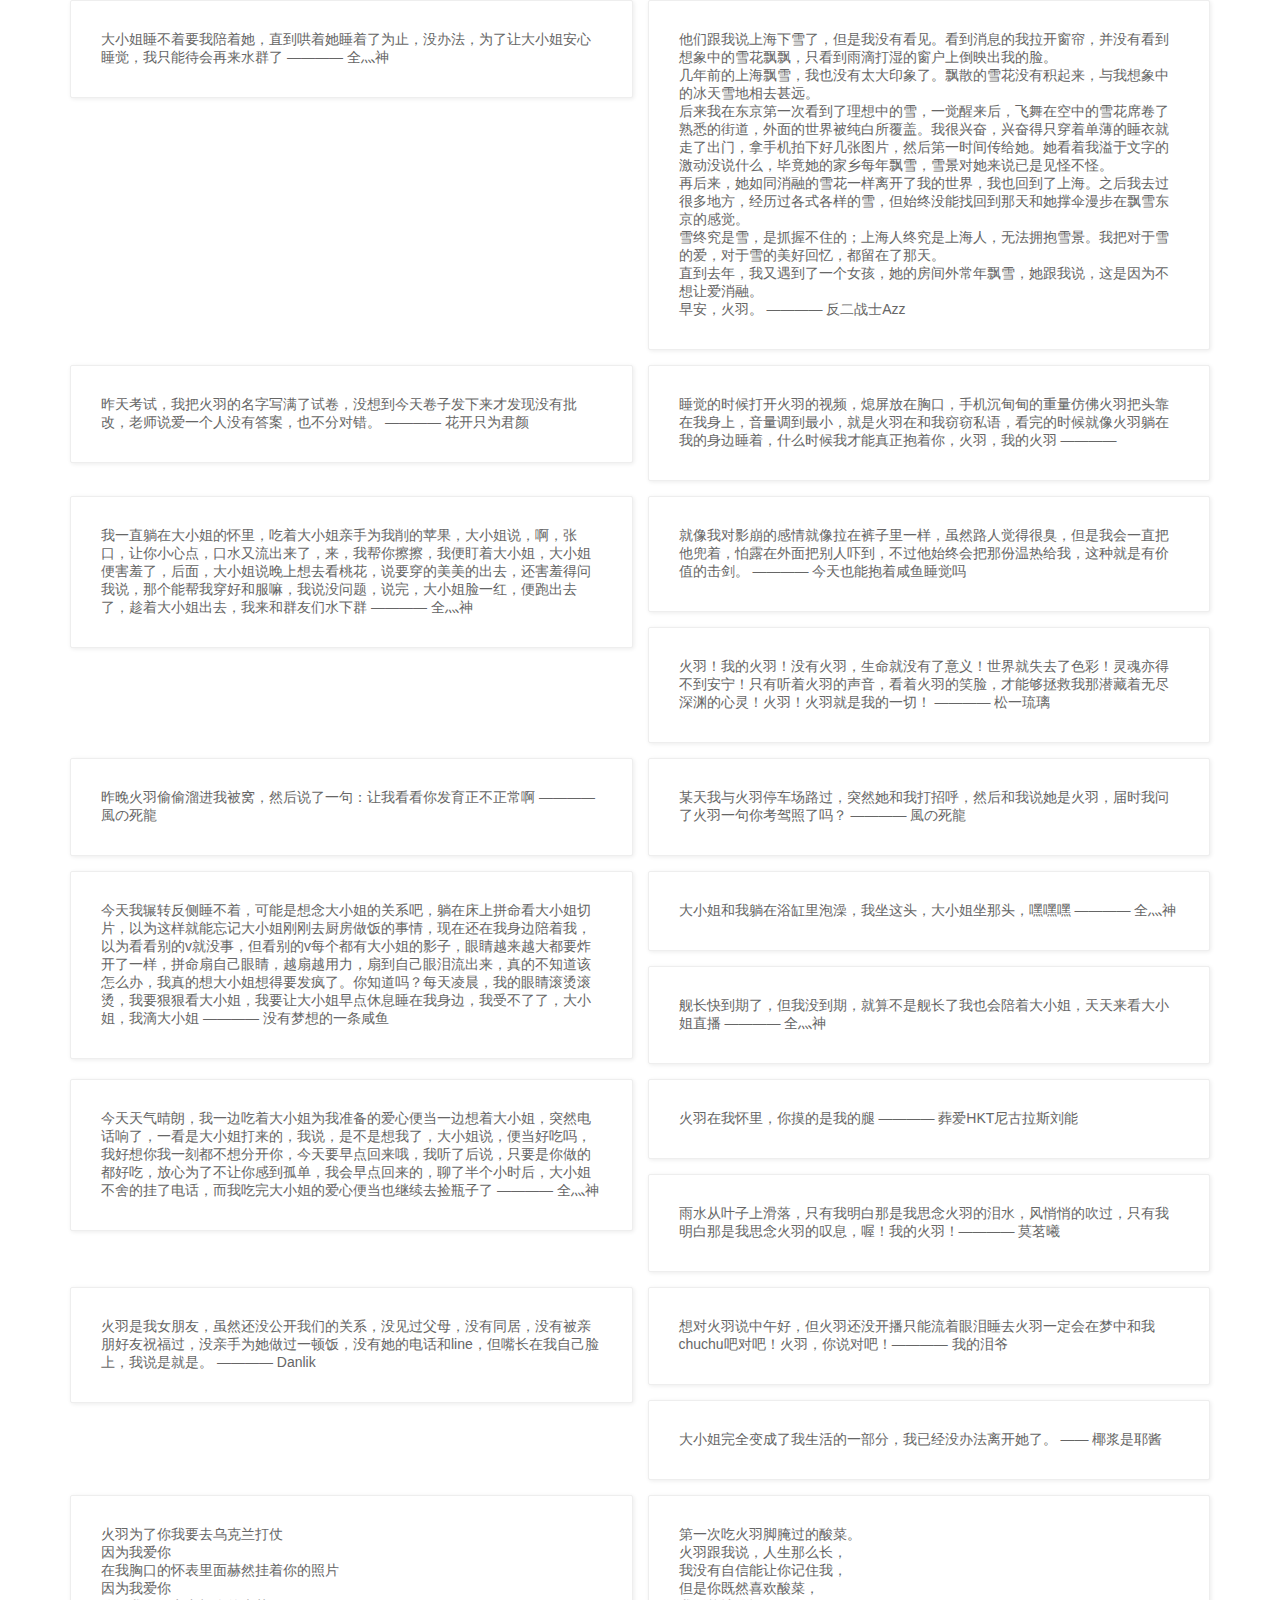
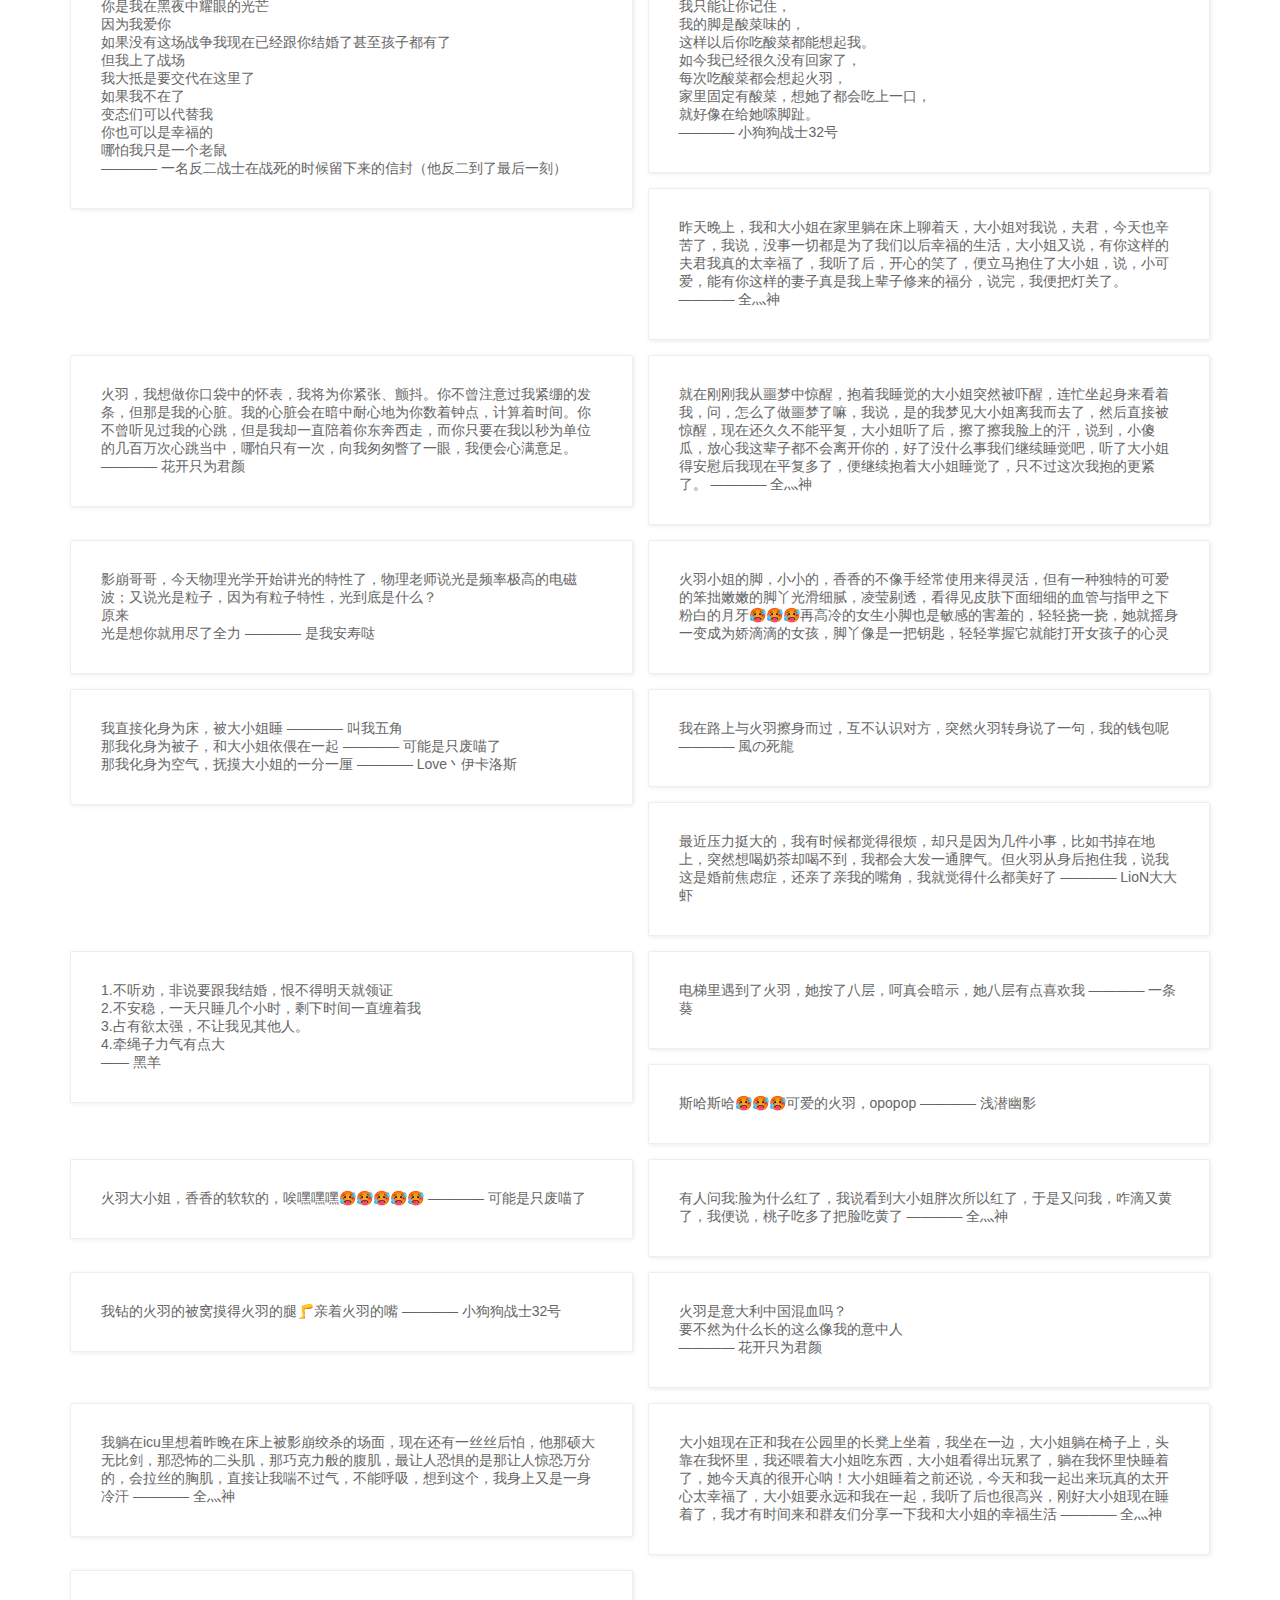
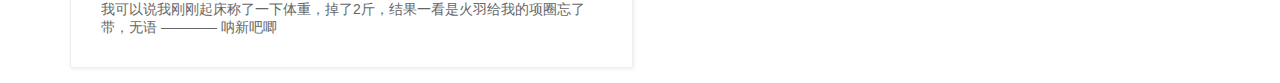
<file: groupQuotations.html>
<!DOCTYPE html>
<html>
<head>
  <meta charset="utf-8">
  <meta name="viewport" content="width=device-width, initial-scale=1, maximum-scale=1">
  <title>火羽</title>
  <link rel="stylesheet" href="layui/css/layui.css">
  <link rel="stylesheet" href="css/common.css">
  <link rel="stylesheet" href="css/group.css">
</head>
<body>
  <div class="layui-container">
    <div class="layui-row layui-col-space15">
    </div>  
  </div>

</body>
<script src="js/common.js"></script>
<script src="js/groupQuotations.js"></script>
<!-- 引入 layui.js 的 <script> 标签最好放置在 html 末尾 -->
<script src="layui/layui.js"></script>
</script>
</html>
</file>
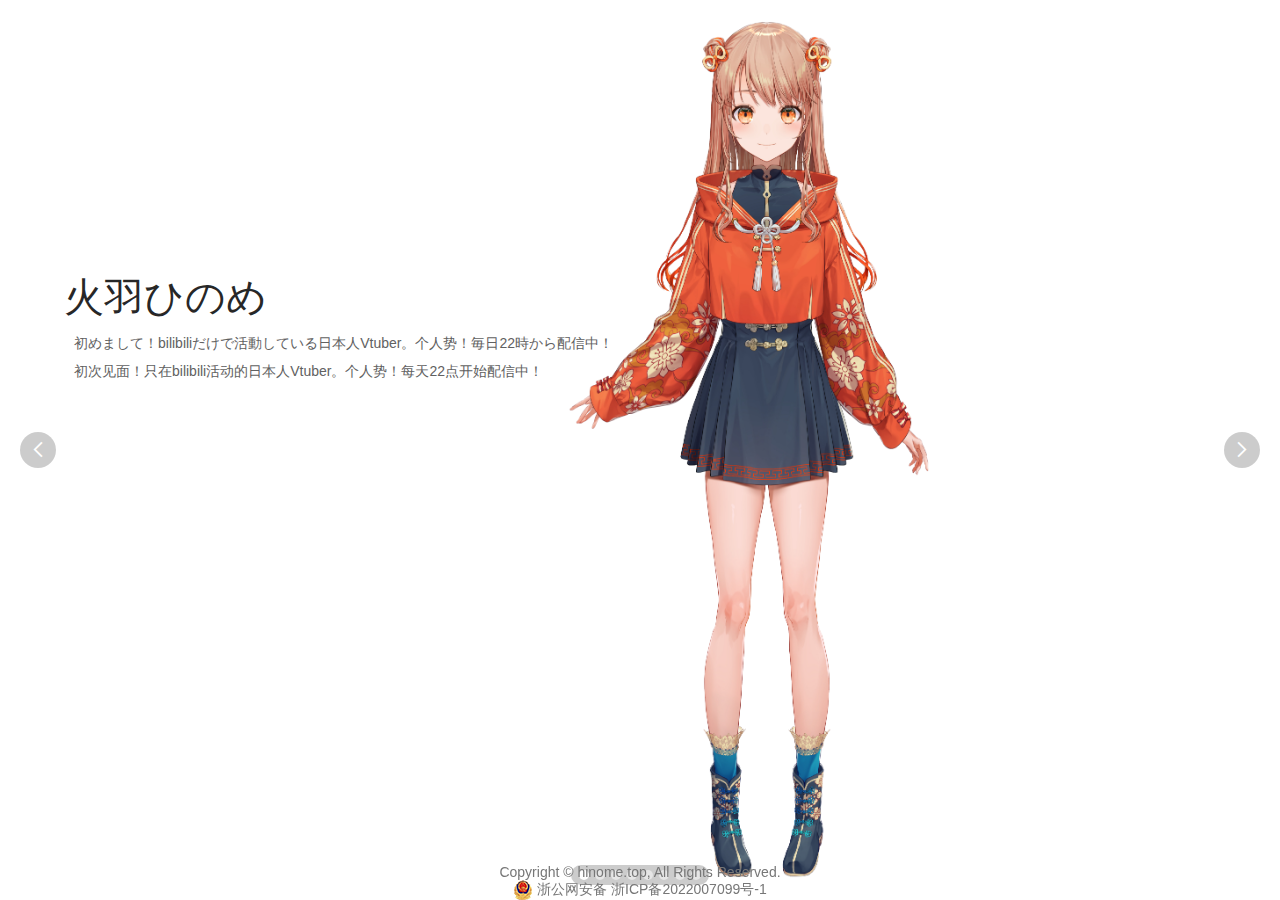
<file: homepage.html>
<!DOCTYPE html>
<html>
<head>
  <meta charset="utf-8">
  <meta name="viewport" content="width=device-width, initial-scale=1, maximum-scale=1">
  <title>火羽</title>
  <link rel="stylesheet" href="layui/css/layui.css">
  <link rel="stylesheet" href="css/common.css">
  <link rel="stylesheet" href="css/homepage.css">
</head>
<body>
<div class="layui-carousel" id="carousel1">
  <div carousel-item>
    <div>
      <div id="info_div">
        <p id="name">火羽ひのめ</p>
        <p id="introductionJP">初めまして！bilibiliだけで活動している日本人Vtuber。个人势！毎日22時から配信中！</span>
        <p id="introductionCN">初次见面！只在bilibili活动的日本人Vtuber。个人势！每天22点开始配信中！</span>
      </div>
      <div id="bg_div">
        <img src="img/clothes2.png">
      </div>
    </div>
    <div>
      <div id="info_div">
        <p id="name">设定图1</p>
      </div>
      <div id="bg_div">
        <img src="img/设定图.jpg">
      </div>
    </div>
    <div>
      <div id="info_div">
        <p id="name">设定图2</p>
      </div>
      <div id="bg_div">
        <img src="img/设定图2.jpg">
      </div>
    </div>
    <div>
      <div id="info_div">
        <p id="name">火羽ひのめ</p>
        <p id="introductionJP">初めまして！bilibiliだけで活動している日本人Vtuber。个人势！毎日22時から配信中！</span>
        <p id="introductionCN">初次见面！只在bilibili活动的日本人Vtuber。个人势！每天22点开始配信中！</span>
      </div>
      <div id="bg_div">
        <img src="img/clothes1.jpg">
      </div>
    </div>
    <div>
      <div id="bg_div">
        <img src="img/expression1.png">
      </div>
    </div>
    <div>
      <div id="bg_div">
        <img src="img/expression2.png">
      </div>
    </div>
    <div>
      <div id="bg_div">
        <img src="img/expression3.png">
      </div>
    </div>
    <div>
      <div id="bg_div">
        <img src="img/expression4.png">
      </div>
    </div>
  </div>
</div>

<div id="bottom">
  <div class="footer">
    <span>Copyright © </span><a title="http://www.hinome.top/"><span>hinome.top</span></a><span>, All Rights Reserved.</span>
    <br>
    <img src="img/备案图标.png" alt="浙公网安备">
    <!-- 
    <a href="http://www.beian.gov.cn/portal/registerSystemInfo?recordcode=33011002016334" target="_blank" data-v-009b4c18="">浙公网安备 33011002016334号</a>
    <span><a href="http://beian.miit.gov.cn/" target="_blank" rel="nofollow"><span>浙ICP备2022007099号-1</span></a></span>
    -->
    <a href="http://www.beian.gov.cn/portal/registerSystemInfo" target="_blank" data-v-009b4c18="">浙公网安备</a>
    <span><a href="http://beian.miit.gov.cn/" target="_blank" rel="nofollow"><span>浙ICP备2022007099号-1</span></a></span>
  </div>
</div>

</body>
<!-- 引入 layui.js 的 <script> 标签最好放置在 html 末尾 -->
<script src="layui/layui.js"></script>
<script>
layui.use('carousel', function(){
  var carousel = layui.carousel;
  //建造实例
  carousel.render({
    elem: '#carousel1'
    ,width: '100%' //设置容器宽度
    ,height: '100%'
    ,arrow: 'always' //始终显示箭头
    //,anim: 'updown' //切换动画方式
  });
});
</script>
</html>
</file>
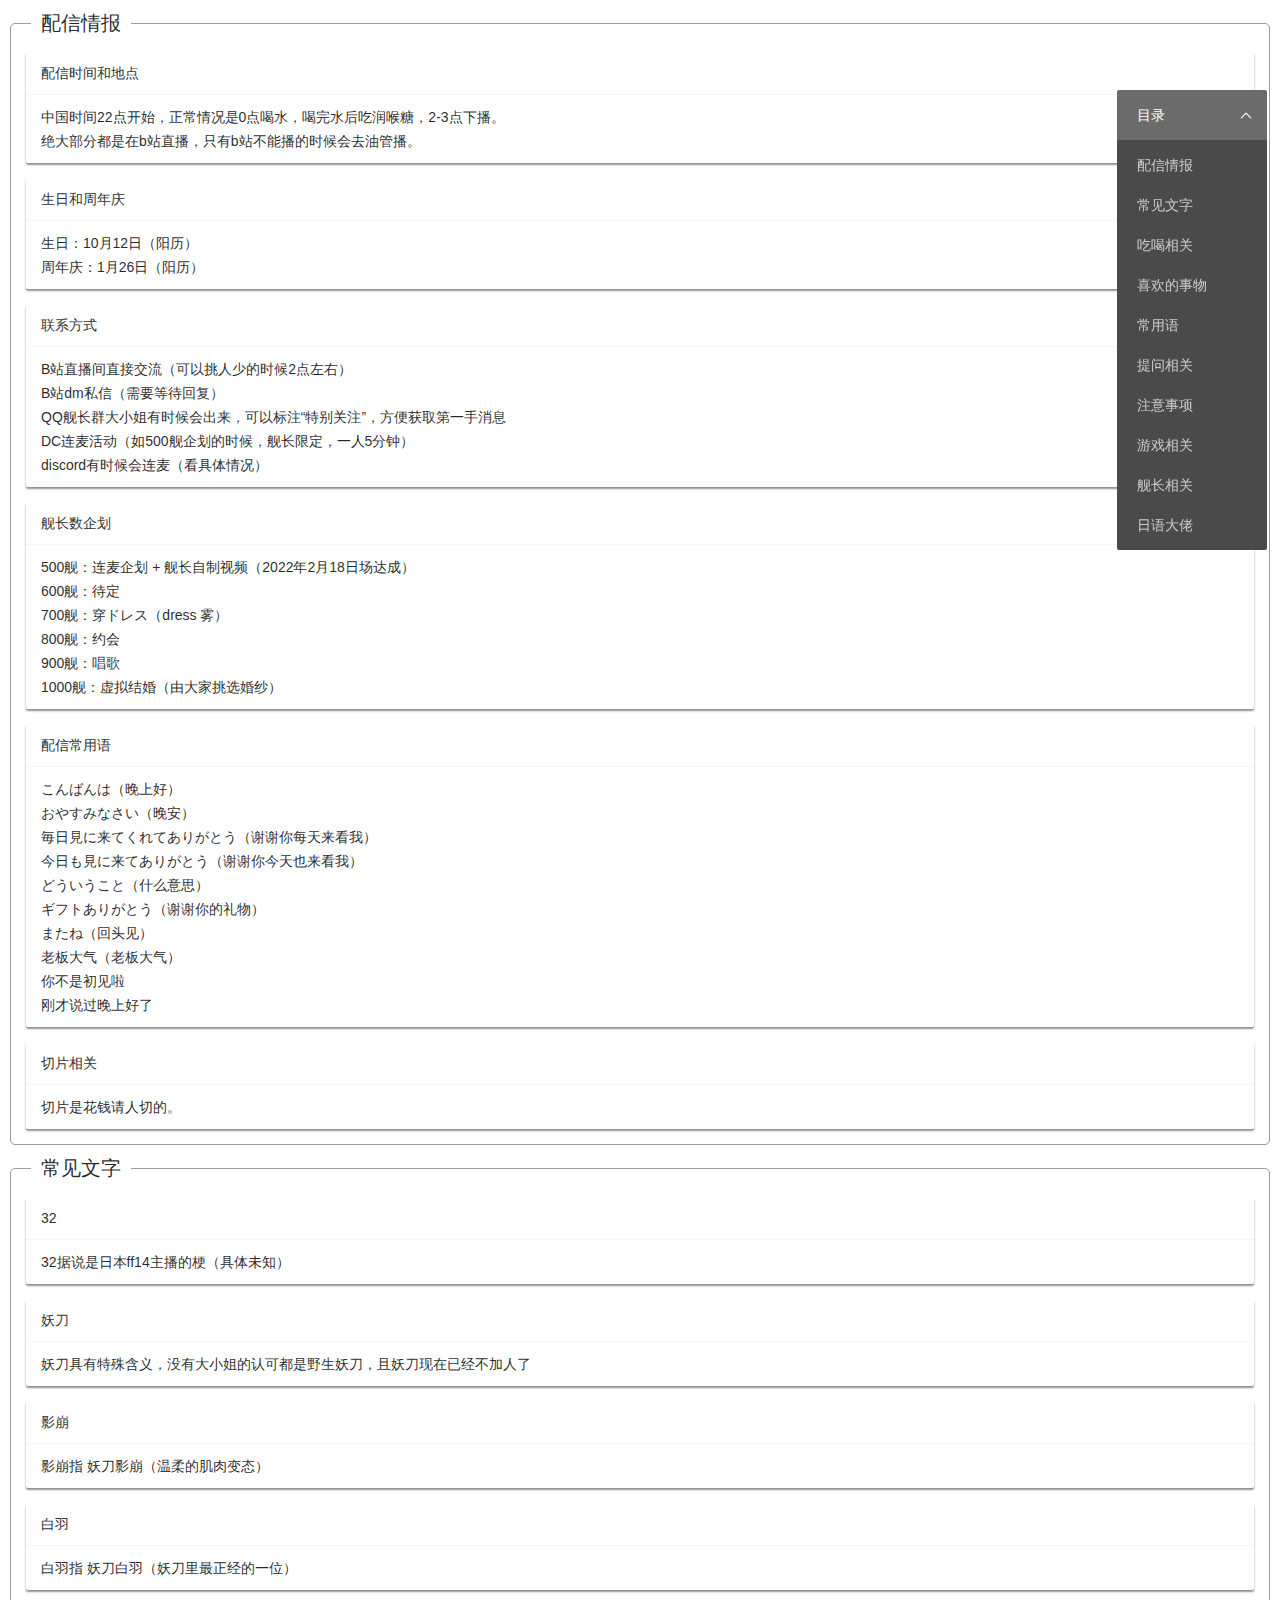
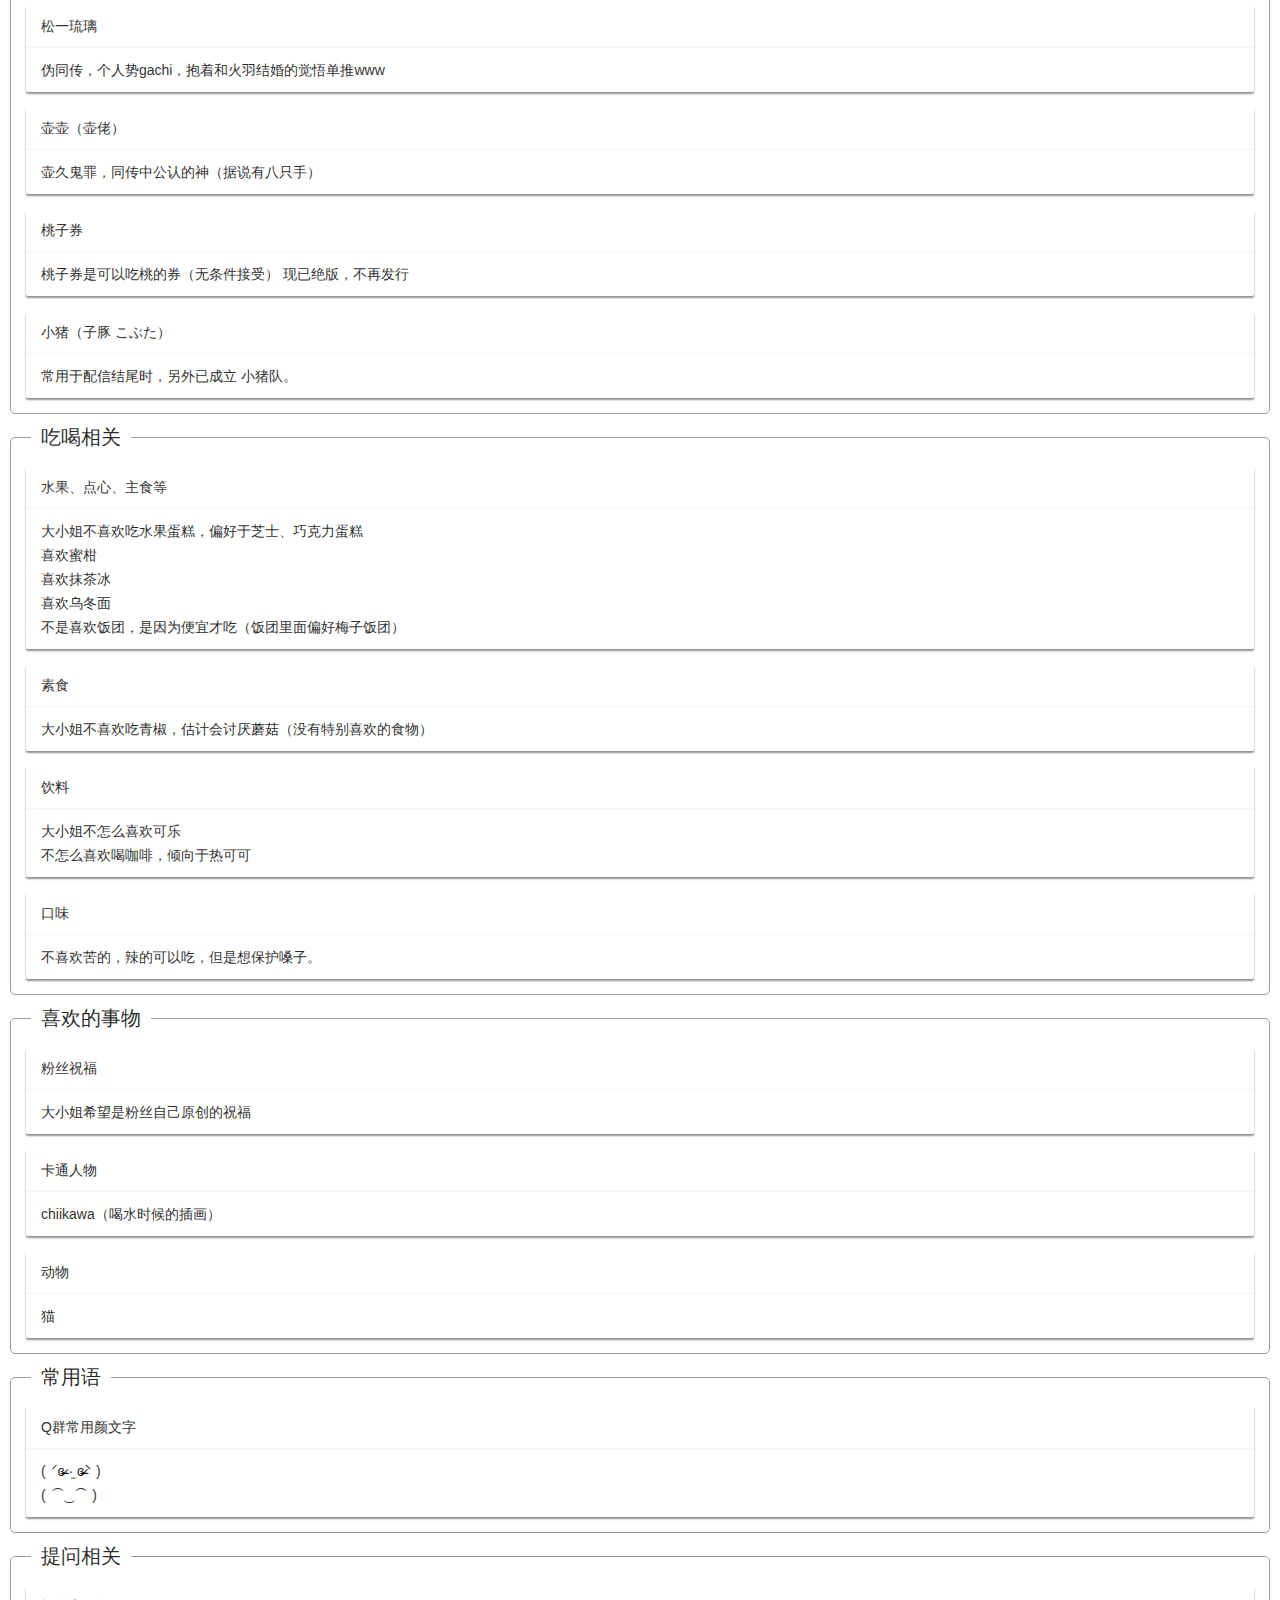
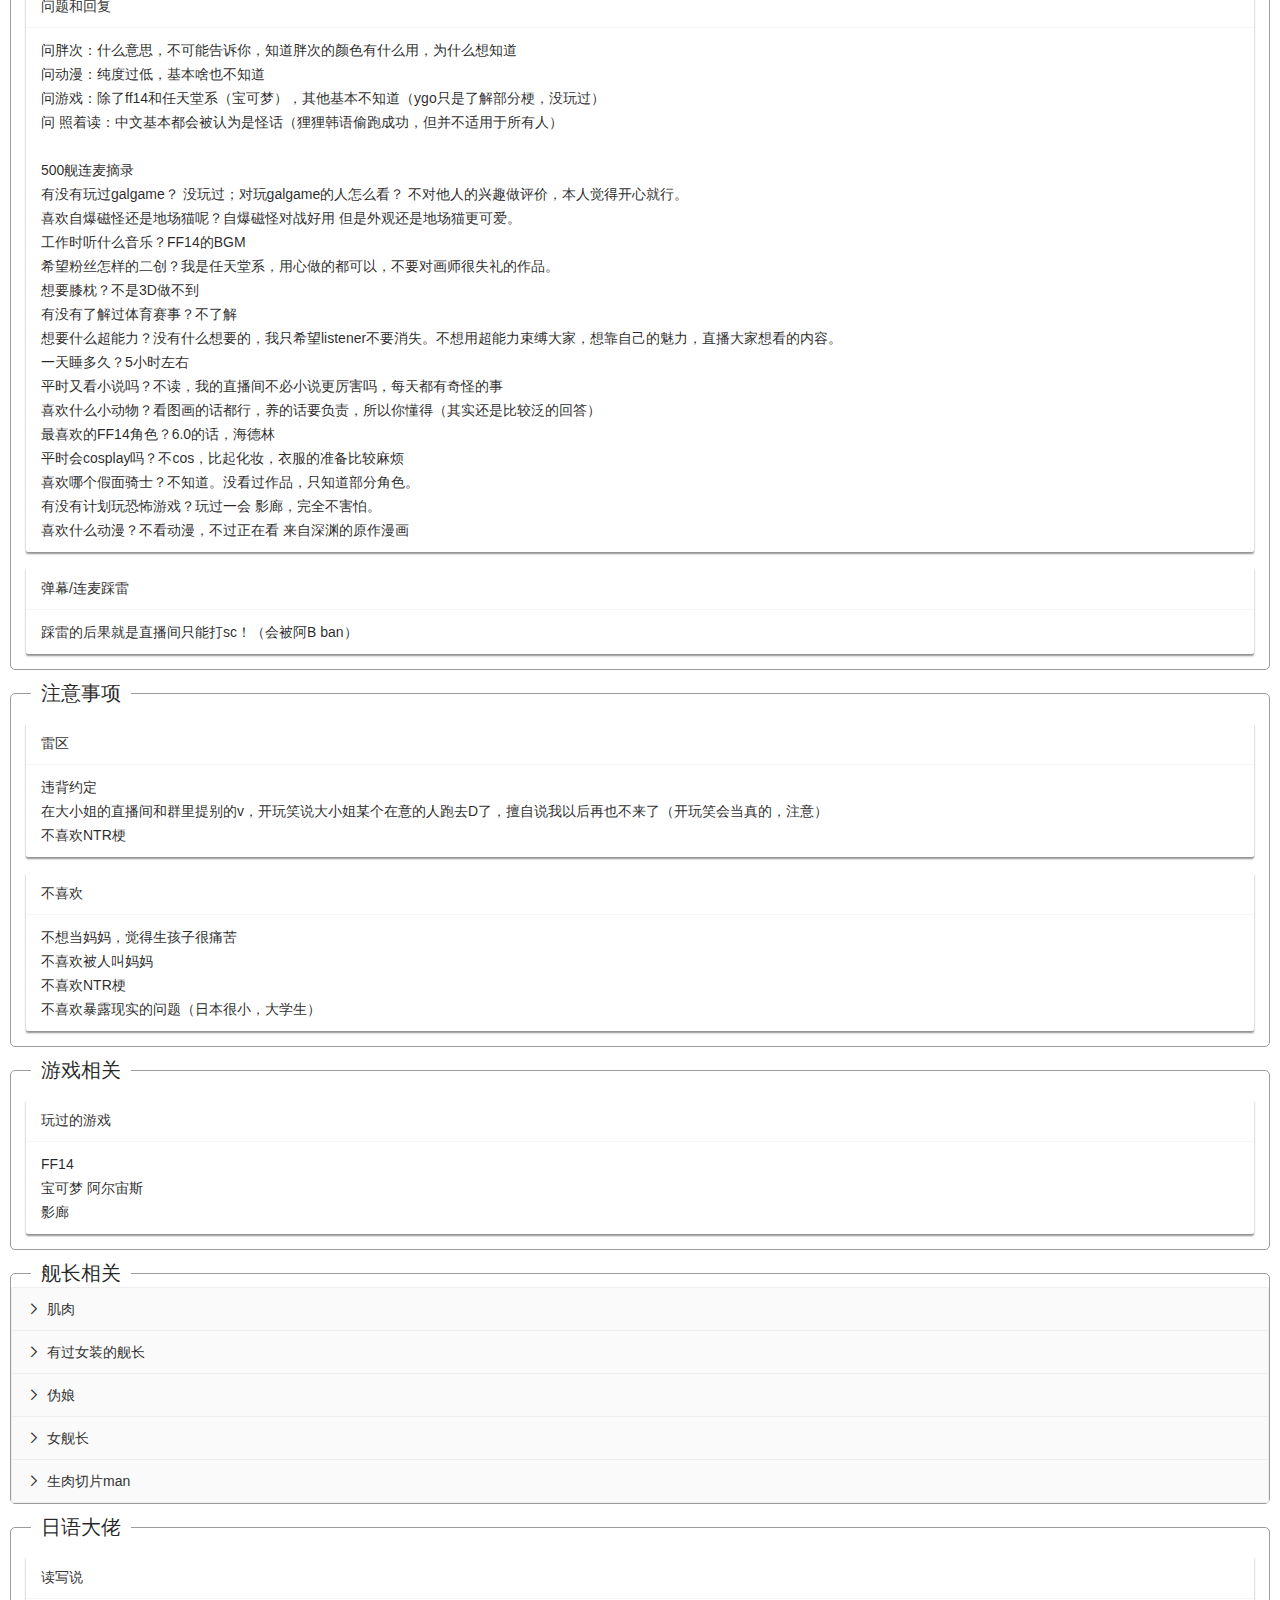
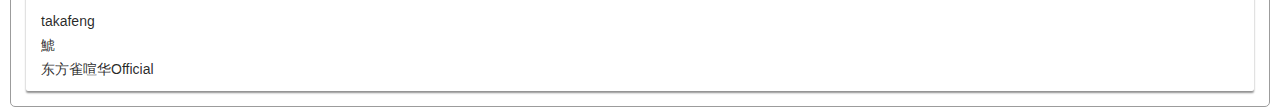
<file: information.html>
<!DOCTYPE html>
<html>
<head>
  <meta charset="utf-8">
  <meta name="viewport" content="width=device-width, initial-scale=1, maximum-scale=1">
  <title>火羽</title>
  <link rel="stylesheet" href="layui/css/layui.css">
  <link rel="stylesheet" href="css/common.css">
  <link rel="stylesheet" href="css/information.css">
</head>
<body>

<ul class="layui-nav layui-nav-tree" lay-filter="test" id="right_nav">
  <!-- 侧边导航: <ul class="layui-nav layui-nav-tree layui-nav-side"> -->
  <li class="layui-nav-item layui-nav-itemed">
    <a href="javascript:;">目录</a>
    <dl class="layui-nav-child">
      <dd><a href="#pxqb">配信情报</a></dd>
      <dd><a href="#cjwz">常见文字</a></dd>
      <dd><a href="#swxg">吃喝相关</a></dd>
      <dd><a href="#xhdsw">喜欢的事物</a></dd>
      <dd><a href="#cyy">常用语</a></dd>
      <dd><a href="#twxg">提问相关</a></dd>
      <dd><a href="#zysx">注意事项</a></dd>
      <dd><a href="#yxxg">游戏相关</a></dd>
      <dd><a href="#jzxg">舰长相关</a></dd>
      <dd><a href="#rydl">日语大佬</a></dd>
    </dl>
  </li>
</ul>

<fieldset class="layui-elem-field" id="pxqb">
  <legend>配信情报</legend>
  <div class="layui-field-box">
    <div class="layui-card">
      <div class="layui-card-header">配信时间和地点</div>
      <div class="layui-card-body">
        中国时间22点开始，正常情况是0点喝水，喝完水后吃润喉糖，2-3点下播。<br>
        绝大部分都是在b站直播，只有b站不能播的时候会去油管播。<br>
      </div>
    </div>
    <div class="layui-card">
      <div class="layui-card-header">生日和周年庆</div>
      <div class="layui-card-body">
        生日：10月12日（阳历）<br>
        周年庆：1月26日（阳历）<br>
      </div>
    </div>
    <div class="layui-card">
      <div class="layui-card-header">联系方式</div>
      <div class="layui-card-body">
        B站直播间直接交流（可以挑人少的时候2点左右）<br>
        B站dm私信（需要等待回复）<br>
        QQ舰长群大小姐有时候会出来，可以标注“特别关注”，方便获取第一手消息<br>
        DC连麦活动（如500舰企划的时候，舰长限定，一人5分钟）<br>
        discord有时候会连麦（看具体情况）<br>
      </div>
    </div>
    <div class="layui-card">
      <div class="layui-card-header">舰长数企划</div>
      <div class="layui-card-body">
        500舰：连麦企划 + 舰长自制视频（2022年2月18日场达成）<br>
        600舰：待定<br>
        700舰：穿ドレス（dress 雾）<br>
        800舰：约会<br>
        900舰：唱歌<br>
        1000舰：虚拟结婚（由大家挑选婚纱）
      </div>
    </div>
    <div class="layui-card">
      <div class="layui-card-header">配信常用语</div>
      <div class="layui-card-body">
        こんばんは（晚上好）<br>
        おやすみなさい（晚安）<br>
        毎日見に来てくれてありがとう（谢谢你每天来看我）<br>
        今日も見に来てありがとう（谢谢你今天也来看我）<br>
        どういうこと（什么意思）<br>
        ギフトありがとう（谢谢你的礼物）<br>
        またね（回头见）<br>
        老板大气（老板大气）<br>
        你不是初见啦<br>
        刚才说过晚上好了<br>
      </div>
    </div>
    <div class="layui-card">
      <div class="layui-card-header">切片相关</div>
      <div class="layui-card-body">
        切片是花钱请人切的。
      </div>
    </div>
  </div>
</fieldset>

<fieldset class="layui-elem-field" id="cjwz">
  <legend>常见文字</legend>
  <div class="layui-field-box">
    <div class="layui-card">
      <div class="layui-card-header">32</div>
      <div class="layui-card-body">
        32据说是日本ff14主播的梗（具体未知）
      </div>
    </div>
    <div class="layui-card">
      <div class="layui-card-header">妖刀</div>
      <div class="layui-card-body">
        妖刀具有特殊含义，没有大小姐的认可都是野生妖刀，且妖刀现在已经不加人了
      </div>
    </div>
    <div class="layui-card">
      <div class="layui-card-header">影崩</div>
      <div class="layui-card-body">
        影崩指 妖刀影崩（温柔的肌肉变态）
      </div>
    </div>
    <div class="layui-card">
      <div class="layui-card-header">白羽</div>
      <div class="layui-card-body">
        白羽指 妖刀白羽（妖刀里最正经的一位）
      </div>
    </div>
    <div class="layui-card">
      <div class="layui-card-header">松一琉璃</div>
      <div class="layui-card-body">
        伪同传，个人势gachi，抱着和火羽结婚的觉悟单推www
      </div>
    </div>
    <div class="layui-card">
      <div class="layui-card-header">壶壶（壶佬）</div>
      <div class="layui-card-body">
        壶久鬼罪，同传中公认的神（据说有八只手）
      </div>
    </div>
    <div class="layui-card">
      <div class="layui-card-header">桃子券</div>
      <div class="layui-card-body">
        桃子券是可以吃桃的券（无条件接受） 现已绝版，不再发行
      </div>
    </div>
    <div class="layui-card">
      <div class="layui-card-header">小猪（子豚 こぶた）</div>
      <div class="layui-card-body">
        常用于配信结尾时，另外已成立 小猪队。
      </div>
    </div>
  </div>
</fieldset>

<fieldset class="layui-elem-field" id="swxg">
  <legend>吃喝相关</legend>
  <div class="layui-field-box">
    <div class="layui-card">
      <div class="layui-card-header">水果、点心、主食等</div>
      <div class="layui-card-body">
        大小姐不喜欢吃水果蛋糕，偏好于芝士、巧克力蛋糕<br>
        喜欢蜜柑<br>
        喜欢抹茶冰<br>
        喜欢乌冬面<br>
        不是喜欢饭团，是因为便宜才吃（饭团里面偏好梅子饭团）<br>
      </div>
    </div>
    <div class="layui-card">
      <div class="layui-card-header">素食</div>
      <div class="layui-card-body">
        大小姐不喜欢吃青椒，估计会讨厌蘑菇（没有特别喜欢的食物）
      </div>
    </div>
    <div class="layui-card">
      <div class="layui-card-header">饮料</div>
      <div class="layui-card-body">
        大小姐不怎么喜欢可乐<br>
        不怎么喜欢喝咖啡，倾向于热可可<br>
      </div>
    </div>
    <div class="layui-card">
      <div class="layui-card-header">口味</div>
      <div class="layui-card-body">
        不喜欢苦的，辣的可以吃，但是想保护嗓子。<br>
      </div>
    </div>
  </div>
</fieldset>

<fieldset class="layui-elem-field" id="xhdsw">
  <legend>喜欢的事物</legend>
  <div class="layui-field-box">
    <div class="layui-card">
      <div class="layui-card-header">粉丝祝福</div>
      <div class="layui-card-body">
        大小姐希望是粉丝自己原创的祝福
      </div>
    </div>
    <div class="layui-card">
      <div class="layui-card-header">卡通人物</div>
      <div class="layui-card-body">
        chiikawa（喝水时候的插画）
      </div>
    </div>
    <div class="layui-card">
      <div class="layui-card-header">动物</div>
      <div class="layui-card-body">
        猫
      </div>
    </div>
  </div>
</fieldset>

<fieldset class="layui-elem-field" id="cyy">
  <legend>常用语</legend>
  <div class="layui-field-box">
    <div class="layui-card">
      <div class="layui-card-header">Q群常用颜文字</div>
      <div class="layui-card-body">
        ( ⸍ɞ̴̶̷ ·̫ ɞ̴̶̷⸌ )<br>
        (&nbsp;  ͡  &nbsp; ͜  &nbsp; ͡   &nbsp;&nbsp;&nbsp;)<br>
      </div>
    </div>
  </div>
</fieldset>

<fieldset class="layui-elem-field" id="twxg">
  <legend>提问相关</legend>
  <div class="layui-field-box">
    <div class="layui-card">
      <div class="layui-card-header">问题和回复</div>
      <div class="layui-card-body">
        问胖次：什么意思，不可能告诉你，知道胖次的颜色有什么用，为什么想知道<br>
        问动漫：纯度过低，基本啥也不知道<br>
        问游戏：除了ff14和任天堂系（宝可梦），其他基本不知道（ygo只是了解部分梗，没玩过）<br>
        问 照着读：中文基本都会被认为是怪话（狸狸韩语偷跑成功，但并不适用于所有人）<br><br>
        500舰连麦摘录<br>
        有没有玩过galgame？ 没玩过；对玩galgame的人怎么看？ 不对他人的兴趣做评价，本人觉得开心就行。<br>
        喜欢自爆磁怪还是地场猫呢？自爆磁怪对战好用 但是外观还是地场猫更可爱。<br>
        工作时听什么音乐？FF14的BGM<br>
        希望粉丝怎样的二创？我是任天堂系，用心做的都可以，不要对画师很失礼的作品。<br>
        想要膝枕？不是3D做不到<br>
        有没有了解过体育赛事？不了解<br>
        想要什么超能力？没有什么想要的，我只希望listener不要消失。不想用超能力束缚大家，想靠自己的魅力，直播大家想看的内容。<br>
        一天睡多久？5小时左右<br>
        平时又看小说吗？不读，我的直播间不必小说更厉害吗，每天都有奇怪的事<br>
        喜欢什么小动物？看图画的话都行，养的话要负责，所以你懂得（其实还是比较泛的回答）<br>
        最喜欢的FF14角色？6.0的话，海德林<br>
        平时会cosplay吗？不cos，比起化妆，衣服的准备比较麻烦<br>
        喜欢哪个假面骑士？不知道。没看过作品，只知道部分角色。<br>
        有没有计划玩恐怖游戏？玩过一会 影廊，完全不害怕。<br>
        喜欢什么动漫？不看动漫，不过正在看 来自深渊的原作漫画<br>
      </div>
    </div>
    <div class="layui-card">
      <div class="layui-card-header">弹幕/连麦踩雷</div>
      <div class="layui-card-body">
        踩雷的后果就是直播间只能打sc！（会被阿B ban）
      </div>
    </div>

  </div>
</fieldset>

<fieldset class="layui-elem-field" id="zysx">
  <legend>注意事项</legend>
  <div class="layui-field-box">
    <div class="layui-card">
      <div class="layui-card-header">雷区</div>
      <div class="layui-card-body">
        违背约定<br>
        在大小姐的直播间和群里提别的v，开玩笑说大小姐某个在意的人跑去D了，擅自说我以后再也不来了（开玩笑会当真的，注意）<br>
        不喜欢NTR梗<br>
      </div>
    </div>
    <div class="layui-card">
      <div class="layui-card-header">不喜欢</div>
      <div class="layui-card-body">
        不想当妈妈，觉得生孩子很痛苦<br>
        不喜欢被人叫妈妈<br>
        不喜欢NTR梗<br>
        不喜欢暴露现实的问题（日本很小，大学生）<br>
      </div>
    </div>
  </div>
</fieldset>

<fieldset class="layui-elem-field" id="yxxg">
  <legend>游戏相关</legend>
  <div class="layui-field-box">
    <div class="layui-card">
      <div class="layui-card-header">玩过的游戏</div>
      <div class="layui-card-body">
        FF14<br>
        宝可梦 阿尔宙斯<br>
        影廊<br>
      </div>
    </div>
  </div>
</fieldset>

<fieldset class="layui-elem-field" id="jzxg">
  <legend>舰长相关</legend>
  <div class="layui-collapse">
    <div class="layui-colla-item">
      <h2 class="layui-colla-title">肌肉</h2>
      <div class="layui-colla-content">
        影崩（<a href="https://space.bilibili.com/5084431/" target="_blank">妖刀影崩</a>）<br>
        手指（Teyubi）<br>
      </div>
    </div>
    <div class="layui-colla-item">
      <h2 class="layui-colla-title">有过女装的舰长</h2>
      <div class="layui-colla-content">
        Danlik<br>
        这是一只Aimer<br>
        深渊有点冷<br>
        纯色绘花<br>
        MisakoMay<br>
        ささせがわささみ<br>
        ┌吾乃真神<br>
        风妻木Desu<br>
        ふわふわの枕さん<br>
        Re白鸽姉酱32<br>
        矢神伊織<br>
        复制型弗尔伏朗托<br>
        萌量充足喵<br>
        是我安寿哒<br>
        ASの龙驹<br>
      </div>
    </div>
    <div class="layui-colla-item">
      <h2 class="layui-colla-title">伪娘</h2>
      <div class="layui-colla-content">
        夜冶<br>
      </div>
    </div>
    <div class="layui-colla-item">
      <h2 class="layui-colla-title">女舰长</h2>
      <div class="layui-colla-content">
        狗狗（小狗狗战士32号）<br>
        neet（neet_明日から働く）<br>
        狸狸（迪蒂狸）<br>
        小猪Shiro_阿白<br>
        GoldSh1p<br>
        小闲又在看v了吗<br>
        土豆豆腐番茄茄子<br>
        万蓧潼Erin<br>
        笨笨やで<br>
        火羽戌<br>
        衫井<br>
      </div>
    </div>
    <div class="layui-colla-item">
      <h2 class="layui-colla-title">生肉切片man</h2>
      <div class="layui-colla-content">
        <a href="https://space.bilibili.com/5077657/" target="_blank">小猪SOCIO</a>（投稿号：<a href="https://space.bilibili.com/1864049040" target="_blank">小猪一般社会学人</a>）<br>
        先代涼葉_單推人32號
      </div>
    </div>
  </div>
</fieldset>

<fieldset class="layui-elem-field" id="rydl">
  <legend>日语大佬</legend>
  <div class="layui-field-box">
    <div class="layui-card">
      <div class="layui-card-header">读写说</div>
      <div class="layui-card-body">
        takafeng<br>
        鯱<br>
        东方雀喧华Official<br>
      </div>
    </div>
  </div>
</fieldset>

<fieldset class="layui-elem-field" id="real_info" style="display: none;">
  <legend>现实相关</legend>
  <div class="layui-field-box">
    <div class="layui-card">
      <div class="layui-card-header">暂时隐藏</div>
      <div class="layui-card-body">
        高中去神社当过巫女（不过里面当权者的儿子是hentai，xsr）<br>
        黑长直 b—cup 163cm<br>
        有花粉症<br>
        不做美甲<br>
      </div>
    </div>
  </div>
</fieldset>

<div class="layui-container">
  
</div>
</body>
<script>
  // 现实情报显示 document.getElementById("iframe1").contentWindow.show_real()
  function show_real() {
    document.getElementById("real_info").style.display = "block";
  }
</script>
<!-- 引入 layui.js 的 <script> 标签最好放置在 html 末尾 -->
<script src="layui/layui.js"></script>
</script>
</html>
</file>
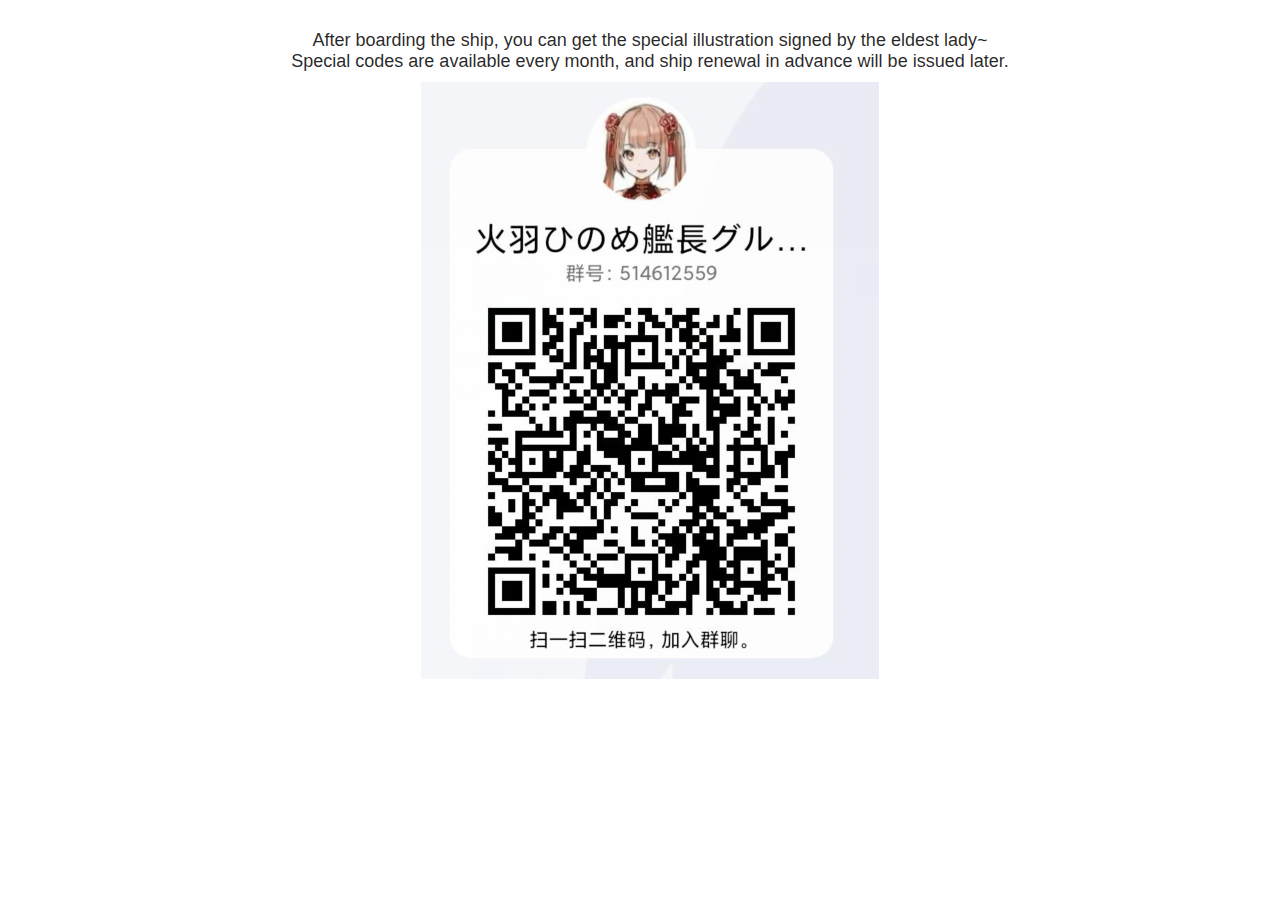
<file: privilege.html>
<!DOCTYPE html>
<html>
<head>
  <meta charset="utf-8">
  <meta name="viewport" content="width=device-width, initial-scale=1, maximum-scale=1">
  <title>火羽</title>
  <link rel="stylesheet" href="layui/css/layui.css">
  <link rel="stylesheet" href="css/common.css">
  <link rel="stylesheet" href="css/privilege.css">
</head>
<body>

<div class="layui-container">
  <div class="layui-container">
      <p id="p_explain"></p>
      <img src="img/group/captain.png">
  </div>
</div>

</body>
<script src="js/privilege.js"></script>
<!-- 引入 layui.js 的 <script> 标签最好放置在 html 末尾 -->
<script src="layui/layui.js"></script>
</script>
</html>
</file>
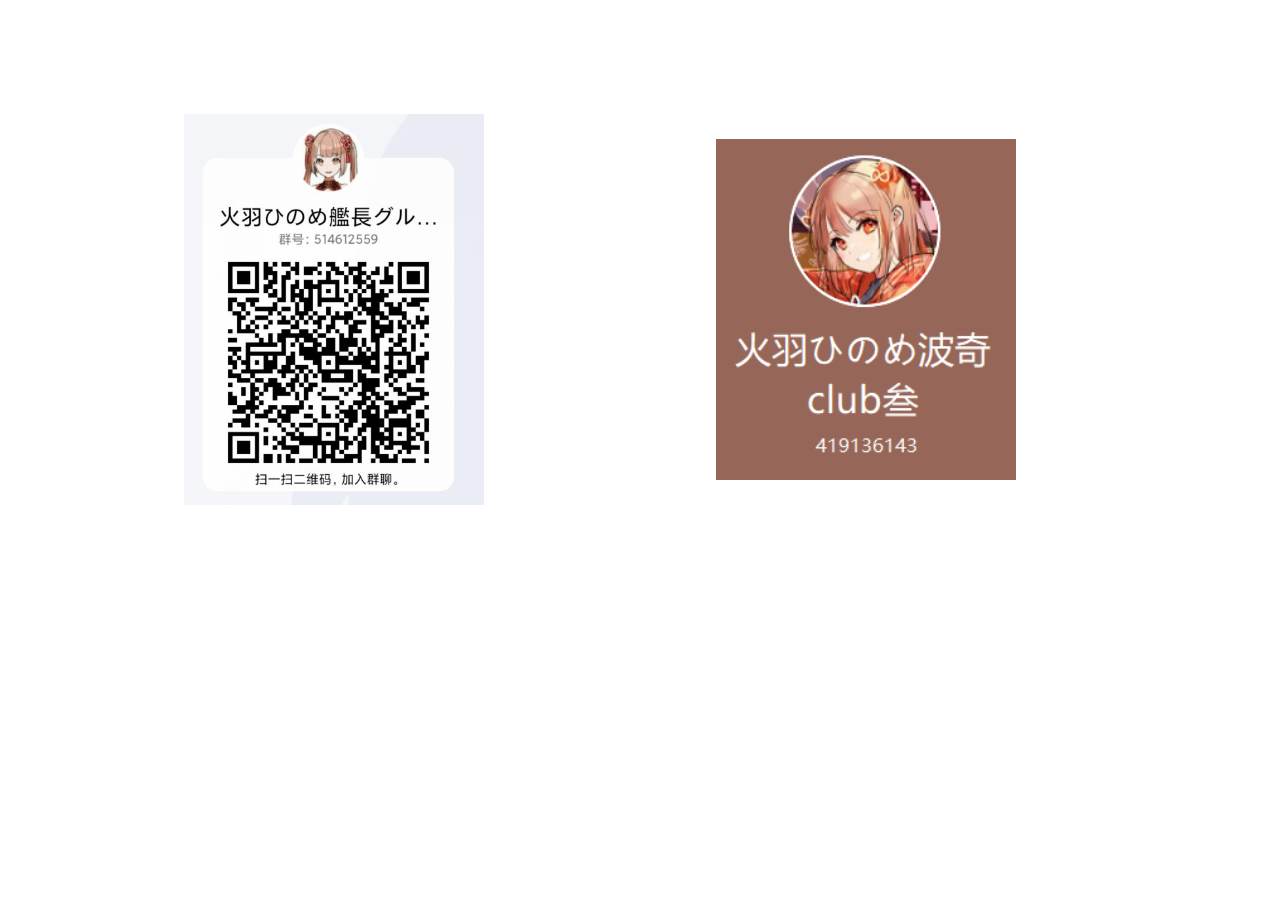
<file: qqGroup.html>
<!DOCTYPE html>
<html>
<head>
  <meta charset="utf-8">
  <meta name="viewport" content="width=device-width, initial-scale=1, maximum-scale=1">
  <title>火羽</title>
  <link rel="stylesheet" href="layui/css/layui.css">
  <link rel="stylesheet" href="css/common.css">
  <link rel="stylesheet" href="css/group.css">
</head>
<body>
<div class="layui-container">
  <div id="img_div">
    <img src="img/group/captain.png">
    <img src="img/group/fans3.png">
  </div>
</div>

</body>
<!-- 引入 layui.js 的 <script> 标签最好放置在 html 末尾 -->
<script src="layui/layui.js"></script>
</script>
</html>
</file>
<file: layui/css/layui.css>
.layui-inline,img{display:inline-block;vertical-align:middle}h1,h2,h3,h4,h5,h6{font-weight:400}a,body{color:#333}.layui-edge,.layui-header,.layui-inline,.layui-main{position:relative}.layui-edge,hr{height:0;overflow:hidden}.layui-layout-body,.layui-side,.layui-side-scroll{overflow-x:hidden}.layui-edge,.layui-elip,hr{overflow:hidden}.layui-btn,.layui-edge,.layui-inline,img{vertical-align:middle}.layui-btn,.layui-disabled,.layui-icon,.layui-unselect{-moz-user-select:none;-webkit-user-select:none;-ms-user-select:none}blockquote,body,button,dd,div,dl,dt,form,h1,h2,h3,h4,h5,h6,input,li,ol,p,pre,td,textarea,th,ul{margin:0;padding:0;-webkit-tap-highlight-color:rgba(0,0,0,0)}a:active,a:hover{outline:0}img{border:none}li{list-style:none}table{border-collapse:collapse;border-spacing:0}h4,h5,h6{font-size:100%}button,input,optgroup,option,select,textarea{font-family:inherit;font-size:inherit;font-style:inherit;font-weight:inherit;outline:0}pre{white-space:pre-wrap;white-space:-moz-pre-wrap;white-space:-pre-wrap;white-space:-o-pre-wrap;word-wrap:break-word}body{line-height:1.6;color:rgba(0,0,0,.85);font:14px Helvetica Neue,Helvetica,PingFang SC,Tahoma,Arial,sans-serif}hr{line-height:0;margin:10px 0;padding:0;border:none!important;border-bottom:1px solid #eee!important;clear:both;background:0 0}a{text-decoration:none}a:hover{color:#777}a cite{font-style:normal;*cursor:pointer}.layui-border-box,.layui-border-box *{box-sizing:border-box}.layui-box,.layui-box *{box-sizing:content-box}.layui-clear{clear:both;*zoom:1}.layui-clear:after{content:'\20';clear:both;*zoom:1;display:block;height:0}.layui-inline{*display:inline;*zoom:1}.layui-btn,.layui-btn-group,.layui-edge{display:inline-block}.layui-edge{width:0;border-width:6px;border-style:dashed;border-color:transparent}.layui-edge-top{top:-4px;border-bottom-color:#999;border-bottom-style:solid}.layui-edge-right{border-left-color:#999;border-left-style:solid}.layui-edge-bottom{top:2px;border-top-color:#999;border-top-style:solid}.layui-edge-left{border-right-color:#999;border-right-style:solid}.layui-elip{text-overflow:ellipsis;white-space:nowrap}.layui-disabled,.layui-disabled:hover{color:#d2d2d2!important;cursor:not-allowed!important}.layui-circle{border-radius:100%}.layui-show{display:block!important}.layui-hide{display:none!important}.layui-show-v{visibility:visible!important}.layui-hide-v{visibility:hidden!important}@font-face{font-family:layui-icon;src:url(../font/iconfont.eot?v=256);src:url(../font/iconfont.eot?v=256#iefix) format('embedded-opentype'),url(../font/iconfont.woff2?v=256) format('woff2'),url(../font/iconfont.woff?v=256) format('woff'),url(../font/iconfont.ttf?v=256) format('truetype'),url(../font/iconfont.svg?v=256#layui-icon) format('svg')}.layui-icon{font-family:layui-icon!important;font-size:16px;font-style:normal;-webkit-font-smoothing:antialiased;-moz-osx-font-smoothing:grayscale}.layui-icon-reply-fill:before{content:"\e611"}.layui-icon-set-fill:before{content:"\e614"}.layui-icon-menu-fill:before{content:"\e60f"}.layui-icon-search:before{content:"\e615"}.layui-icon-share:before{content:"\e641"}.layui-icon-set-sm:before{content:"\e620"}.layui-icon-engine:before{content:"\e628"}.layui-icon-close:before{content:"\1006"}.layui-icon-close-fill:before{content:"\1007"}.layui-icon-chart-screen:before{content:"\e629"}.layui-icon-star:before{content:"\e600"}.layui-icon-circle-dot:before{content:"\e617"}.layui-icon-chat:before{content:"\e606"}.layui-icon-release:before{content:"\e609"}.layui-icon-list:before{content:"\e60a"}.layui-icon-chart:before{content:"\e62c"}.layui-icon-ok-circle:before{content:"\1005"}.layui-icon-layim-theme:before{content:"\e61b"}.layui-icon-table:before{content:"\e62d"}.layui-icon-right:before{content:"\e602"}.layui-icon-left:before{content:"\e603"}.layui-icon-cart-simple:before{content:"\e698"}.layui-icon-face-cry:before{content:"\e69c"}.layui-icon-face-smile:before{content:"\e6af"}.layui-icon-survey:before{content:"\e6b2"}.layui-icon-tree:before{content:"\e62e"}.layui-icon-ie:before{content:"\e7bb"}.layui-icon-upload-circle:before{content:"\e62f"}.layui-icon-add-circle:before{content:"\e61f"}.layui-icon-download-circle:before{content:"\e601"}.layui-icon-templeate-1:before{content:"\e630"}.layui-icon-util:before{content:"\e631"}.layui-icon-face-surprised:before{content:"\e664"}.layui-icon-edit:before{content:"\e642"}.layui-icon-speaker:before{content:"\e645"}.layui-icon-down:before{content:"\e61a"}.layui-icon-file:before{content:"\e621"}.layui-icon-layouts:before{content:"\e632"}.layui-icon-rate-half:before{content:"\e6c9"}.layui-icon-add-circle-fine:before{content:"\e608"}.layui-icon-prev-circle:before{content:"\e633"}.layui-icon-read:before{content:"\e705"}.layui-icon-404:before{content:"\e61c"}.layui-icon-carousel:before{content:"\e634"}.layui-icon-help:before{content:"\e607"}.layui-icon-code-circle:before{content:"\e635"}.layui-icon-windows:before{content:"\e67f"}.layui-icon-water:before{content:"\e636"}.layui-icon-username:before{content:"\e66f"}.layui-icon-find-fill:before{content:"\e670"}.layui-icon-about:before{content:"\e60b"}.layui-icon-location:before{content:"\e715"}.layui-icon-up:before{content:"\e619"}.layui-icon-pause:before{content:"\e651"}.layui-icon-date:before{content:"\e637"}.layui-icon-layim-uploadfile:before{content:"\e61d"}.layui-icon-delete:before{content:"\e640"}.layui-icon-play:before{content:"\e652"}.layui-icon-top:before{content:"\e604"}.layui-icon-firefox:before{content:"\e686"}.layui-icon-friends:before{content:"\e612"}.layui-icon-refresh-3:before{content:"\e9aa"}.layui-icon-ok:before{content:"\e605"}.layui-icon-layer:before{content:"\e638"}.layui-icon-face-smile-fine:before{content:"\e60c"}.layui-icon-dollar:before{content:"\e659"}.layui-icon-group:before{content:"\e613"}.layui-icon-layim-download:before{content:"\e61e"}.layui-icon-picture-fine:before{content:"\e60d"}.layui-icon-link:before{content:"\e64c"}.layui-icon-diamond:before{content:"\e735"}.layui-icon-log:before{content:"\e60e"}.layui-icon-key:before{content:"\e683"}.layui-icon-rate-solid:before{content:"\e67a"}.layui-icon-fonts-del:before{content:"\e64f"}.layui-icon-unlink:before{content:"\e64d"}.layui-icon-fonts-clear:before{content:"\e639"}.layui-icon-triangle-r:before{content:"\e623"}.layui-icon-circle:before{content:"\e63f"}.layui-icon-radio:before{content:"\e643"}.layui-icon-align-center:before{content:"\e647"}.layui-icon-align-right:before{content:"\e648"}.layui-icon-align-left:before{content:"\e649"}.layui-icon-loading-1:before{content:"\e63e"}.layui-icon-return:before{content:"\e65c"}.layui-icon-fonts-strong:before{content:"\e62b"}.layui-icon-upload:before{content:"\e67c"}.layui-icon-dialogue:before{content:"\e63a"}.layui-icon-video:before{content:"\e6ed"}.layui-icon-headset:before{content:"\e6fc"}.layui-icon-cellphone-fine:before{content:"\e63b"}.layui-icon-add-1:before{content:"\e654"}.layui-icon-face-smile-b:before{content:"\e650"}.layui-icon-fonts-html:before{content:"\e64b"}.layui-icon-screen-full:before{content:"\e622"}.layui-icon-form:before{content:"\e63c"}.layui-icon-cart:before{content:"\e657"}.layui-icon-camera-fill:before{content:"\e65d"}.layui-icon-tabs:before{content:"\e62a"}.layui-icon-heart-fill:before{content:"\e68f"}.layui-icon-fonts-code:before{content:"\e64e"}.layui-icon-ios:before{content:"\e680"}.layui-icon-at:before{content:"\e687"}.layui-icon-fire:before{content:"\e756"}.layui-icon-set:before{content:"\e716"}.layui-icon-fonts-u:before{content:"\e646"}.layui-icon-triangle-d:before{content:"\e625"}.layui-icon-tips:before{content:"\e702"}.layui-icon-picture:before{content:"\e64a"}.layui-icon-more-vertical:before{content:"\e671"}.layui-icon-bluetooth:before{content:"\e689"}.layui-icon-flag:before{content:"\e66c"}.layui-icon-loading:before{content:"\e63d"}.layui-icon-fonts-i:before{content:"\e644"}.layui-icon-refresh-1:before{content:"\e666"}.layui-icon-rmb:before{content:"\e65e"}.layui-icon-addition:before{content:"\e624"}.layui-icon-home:before{content:"\e68e"}.layui-icon-time:before{content:"\e68d"}.layui-icon-user:before{content:"\e770"}.layui-icon-notice:before{content:"\e667"}.layui-icon-chrome:before{content:"\e68a"}.layui-icon-edge:before{content:"\e68b"}.layui-icon-login-weibo:before{content:"\e675"}.layui-icon-voice:before{content:"\e688"}.layui-icon-upload-drag:before{content:"\e681"}.layui-icon-login-qq:before{content:"\e676"}.layui-icon-snowflake:before{content:"\e6b1"}.layui-icon-heart:before{content:"\e68c"}.layui-icon-logout:before{content:"\e682"}.layui-icon-file-b:before{content:"\e655"}.layui-icon-template:before{content:"\e663"}.layui-icon-transfer:before{content:"\e691"}.layui-icon-auz:before{content:"\e672"}.layui-icon-console:before{content:"\e665"}.layui-icon-app:before{content:"\e653"}.layui-icon-prev:before{content:"\e65a"}.layui-icon-website:before{content:"\e7ae"}.layui-icon-next:before{content:"\e65b"}.layui-icon-component:before{content:"\e857"}.layui-icon-android:before{content:"\e684"}.layui-icon-more:before{content:"\e65f"}.layui-icon-login-wechat:before{content:"\e677"}.layui-icon-shrink-right:before{content:"\e668"}.layui-icon-spread-left:before{content:"\e66b"}.layui-icon-camera:before{content:"\e660"}.layui-icon-note:before{content:"\e66e"}.layui-icon-refresh:before{content:"\e669"}.layui-icon-female:before{content:"\e661"}.layui-icon-male:before{content:"\e662"}.layui-icon-screen-restore:before{content:"\e758"}.layui-icon-password:before{content:"\e673"}.layui-icon-senior:before{content:"\e674"}.layui-icon-theme:before{content:"\e66a"}.layui-icon-tread:before{content:"\e6c5"}.layui-icon-praise:before{content:"\e6c6"}.layui-icon-star-fill:before{content:"\e658"}.layui-icon-rate:before{content:"\e67b"}.layui-icon-template-1:before{content:"\e656"}.layui-icon-vercode:before{content:"\e679"}.layui-icon-service:before{content:"\e626"}.layui-icon-cellphone:before{content:"\e678"}.layui-icon-print:before{content:"\e66d"}.layui-icon-cols:before{content:"\e610"}.layui-icon-wifi:before{content:"\e7e0"}.layui-icon-export:before{content:"\e67d"}.layui-icon-rss:before{content:"\e808"}.layui-icon-slider:before{content:"\e714"}.layui-icon-email:before{content:"\e618"}.layui-icon-subtraction:before{content:"\e67e"}.layui-icon-mike:before{content:"\e6dc"}.layui-icon-light:before{content:"\e748"}.layui-icon-gift:before{content:"\e627"}.layui-icon-mute:before{content:"\e685"}.layui-icon-reduce-circle:before{content:"\e616"}.layui-icon-music:before{content:"\e690"}.layui-main{width:1140px;margin:0 auto}.layui-header{z-index:1000;height:60px}.layui-header a:hover{transition:all .5s;-webkit-transition:all .5s}.layui-side{position:fixed;left:0;top:0;bottom:0;z-index:999;width:200px}.layui-side-scroll{position:relative;width:220px;height:100%}.layui-body{position:relative;left:200px;right:0;top:0;bottom:0;z-index:900;width:auto;box-sizing:border-box}.layui-layout-admin .layui-header{position:fixed;top:0;left:0;right:0;background-color:#23262E}.layui-layout-admin .layui-side{top:60px;width:200px;overflow-x:hidden}.layui-layout-admin .layui-body{position:absolute;top:60px;padding-bottom:44px}.layui-layout-admin .layui-main{width:auto;margin:0 15px}.layui-layout-admin .layui-footer{position:fixed;left:200px;right:0;bottom:0;z-index:990;height:44px;line-height:44px;padding:0 15px;box-shadow:-1px 0 4px rgb(0 0 0 / 12%);background-color:#FAFAFA}.layui-layout-admin .layui-logo{position:absolute;left:0;top:0;width:200px;height:100%;line-height:60px;text-align:center;color:#009688;font-size:16px;box-shadow:0 1px 2px 0 rgb(0 0 0 / 15%)}.layui-layout-admin .layui-header .layui-nav{background:0 0}.layui-layout-left{position:absolute!important;left:200px;top:0}.layui-layout-right{position:absolute!important;right:0;top:0}.layui-container{position:relative;margin:0 auto;padding:0 15px;box-sizing:border-box}.layui-fluid{position:relative;margin:0 auto;padding:0 15px}.layui-row:after,.layui-row:before{content:"";display:block;clear:both}.layui-col-lg1,.layui-col-lg10,.layui-col-lg11,.layui-col-lg12,.layui-col-lg2,.layui-col-lg3,.layui-col-lg4,.layui-col-lg5,.layui-col-lg6,.layui-col-lg7,.layui-col-lg8,.layui-col-lg9,.layui-col-md1,.layui-col-md10,.layui-col-md11,.layui-col-md12,.layui-col-md2,.layui-col-md3,.layui-col-md4,.layui-col-md5,.layui-col-md6,.layui-col-md7,.layui-col-md8,.layui-col-md9,.layui-col-sm1,.layui-col-sm10,.layui-col-sm11,.layui-col-sm12,.layui-col-sm2,.layui-col-sm3,.layui-col-sm4,.layui-col-sm5,.layui-col-sm6,.layui-col-sm7,.layui-col-sm8,.layui-col-sm9,.layui-col-xs1,.layui-col-xs10,.layui-col-xs11,.layui-col-xs12,.layui-col-xs2,.layui-col-xs3,.layui-col-xs4,.layui-col-xs5,.layui-col-xs6,.layui-col-xs7,.layui-col-xs8,.layui-col-xs9{position:relative;display:block;box-sizing:border-box}.layui-col-xs1,.layui-col-xs10,.layui-col-xs11,.layui-col-xs12,.layui-col-xs2,.layui-col-xs3,.layui-col-xs4,.layui-col-xs5,.layui-col-xs6,.layui-col-xs7,.layui-col-xs8,.layui-col-xs9{float:left}.layui-col-xs1{width:8.33333333%}.layui-col-xs2{width:16.66666667%}.layui-col-xs3{width:25%}.layui-col-xs4{width:33.33333333%}.layui-col-xs5{width:41.66666667%}.layui-col-xs6{width:50%}.layui-col-xs7{width:58.33333333%}.layui-col-xs8{width:66.66666667%}.layui-col-xs9{width:75%}.layui-col-xs10{width:83.33333333%}.layui-col-xs11{width:91.66666667%}.layui-col-xs12{width:100%}.layui-col-xs-offset1{margin-left:8.33333333%}.layui-col-xs-offset2{margin-left:16.66666667%}.layui-col-xs-offset3{margin-left:25%}.layui-col-xs-offset4{margin-left:33.33333333%}.layui-col-xs-offset5{margin-left:41.66666667%}.layui-col-xs-offset6{margin-left:50%}.layui-col-xs-offset7{margin-left:58.33333333%}.layui-col-xs-offset8{margin-left:66.66666667%}.layui-col-xs-offset9{margin-left:75%}.layui-col-xs-offset10{margin-left:83.33333333%}.layui-col-xs-offset11{margin-left:91.66666667%}.layui-col-xs-offset12{margin-left:100%}@media screen and (max-width:768px){.layui-hide-xs{display:none!important}.layui-show-xs-block{display:block!important}.layui-show-xs-inline{display:inline!important}.layui-show-xs-inline-block{display:inline-block!important}}@media screen and (min-width:768px){.layui-container{width:750px}.layui-hide-sm{display:none!important}.layui-show-sm-block{display:block!important}.layui-show-sm-inline{display:inline!important}.layui-show-sm-inline-block{display:inline-block!important}.layui-col-sm1,.layui-col-sm10,.layui-col-sm11,.layui-col-sm12,.layui-col-sm2,.layui-col-sm3,.layui-col-sm4,.layui-col-sm5,.layui-col-sm6,.layui-col-sm7,.layui-col-sm8,.layui-col-sm9{float:left}.layui-col-sm1{width:8.33333333%}.layui-col-sm2{width:16.66666667%}.layui-col-sm3{width:25%}.layui-col-sm4{width:33.33333333%}.layui-col-sm5{width:41.66666667%}.layui-col-sm6{width:50%}.layui-col-sm7{width:58.33333333%}.layui-col-sm8{width:66.66666667%}.layui-col-sm9{width:75%}.layui-col-sm10{width:83.33333333%}.layui-col-sm11{width:91.66666667%}.layui-col-sm12{width:100%}.layui-col-sm-offset1{margin-left:8.33333333%}.layui-col-sm-offset2{margin-left:16.66666667%}.layui-col-sm-offset3{margin-left:25%}.layui-col-sm-offset4{margin-left:33.33333333%}.layui-col-sm-offset5{margin-left:41.66666667%}.layui-col-sm-offset6{margin-left:50%}.layui-col-sm-offset7{margin-left:58.33333333%}.layui-col-sm-offset8{margin-left:66.66666667%}.layui-col-sm-offset9{margin-left:75%}.layui-col-sm-offset10{margin-left:83.33333333%}.layui-col-sm-offset11{margin-left:91.66666667%}.layui-col-sm-offset12{margin-left:100%}}@media screen and (min-width:992px){.layui-container{width:970px}.layui-hide-md{display:none!important}.layui-show-md-block{display:block!important}.layui-show-md-inline{display:inline!important}.layui-show-md-inline-block{display:inline-block!important}.layui-col-md1,.layui-col-md10,.layui-col-md11,.layui-col-md12,.layui-col-md2,.layui-col-md3,.layui-col-md4,.layui-col-md5,.layui-col-md6,.layui-col-md7,.layui-col-md8,.layui-col-md9{float:left}.layui-col-md1{width:8.33333333%}.layui-col-md2{width:16.66666667%}.layui-col-md3{width:25%}.layui-col-md4{width:33.33333333%}.layui-col-md5{width:41.66666667%}.layui-col-md6{width:50%}.layui-col-md7{width:58.33333333%}.layui-col-md8{width:66.66666667%}.layui-col-md9{width:75%}.layui-col-md10{width:83.33333333%}.layui-col-md11{width:91.66666667%}.layui-col-md12{width:100%}.layui-col-md-offset1{margin-left:8.33333333%}.layui-col-md-offset2{margin-left:16.66666667%}.layui-col-md-offset3{margin-left:25%}.layui-col-md-offset4{margin-left:33.33333333%}.layui-col-md-offset5{margin-left:41.66666667%}.layui-col-md-offset6{margin-left:50%}.layui-col-md-offset7{margin-left:58.33333333%}.layui-col-md-offset8{margin-left:66.66666667%}.layui-col-md-offset9{margin-left:75%}.layui-col-md-offset10{margin-left:83.33333333%}.layui-col-md-offset11{margin-left:91.66666667%}.layui-col-md-offset12{margin-left:100%}}@media screen and (min-width:1200px){.layui-container{width:1170px}.layui-hide-lg{display:none!important}.layui-show-lg-block{display:block!important}.layui-show-lg-inline{display:inline!important}.layui-show-lg-inline-block{display:inline-block!important}.layui-col-lg1,.layui-col-lg10,.layui-col-lg11,.layui-col-lg12,.layui-col-lg2,.layui-col-lg3,.layui-col-lg4,.layui-col-lg5,.layui-col-lg6,.layui-col-lg7,.layui-col-lg8,.layui-col-lg9{float:left}.layui-col-lg1{width:8.33333333%}.layui-col-lg2{width:16.66666667%}.layui-col-lg3{width:25%}.layui-col-lg4{width:33.33333333%}.layui-col-lg5{width:41.66666667%}.layui-col-lg6{width:50%}.layui-col-lg7{width:58.33333333%}.layui-col-lg8{width:66.66666667%}.layui-col-lg9{width:75%}.layui-col-lg10{width:83.33333333%}.layui-col-lg11{width:91.66666667%}.layui-col-lg12{width:100%}.layui-col-lg-offset1{margin-left:8.33333333%}.layui-col-lg-offset2{margin-left:16.66666667%}.layui-col-lg-offset3{margin-left:25%}.layui-col-lg-offset4{margin-left:33.33333333%}.layui-col-lg-offset5{margin-left:41.66666667%}.layui-col-lg-offset6{margin-left:50%}.layui-col-lg-offset7{margin-left:58.33333333%}.layui-col-lg-offset8{margin-left:66.66666667%}.layui-col-lg-offset9{margin-left:75%}.layui-col-lg-offset10{margin-left:83.33333333%}.layui-col-lg-offset11{margin-left:91.66666667%}.layui-col-lg-offset12{margin-left:100%}}.layui-col-space1{margin:-.5px}.layui-col-space1>*{padding:.5px}.layui-col-space2{margin:-1px}.layui-col-space2>*{padding:1px}.layui-col-space4{margin:-2px}.layui-col-space4>*{padding:2px}.layui-col-space5{margin:-2.5px}.layui-col-space5>*{padding:2.5px}.layui-col-space6{margin:-3px}.layui-col-space6>*{padding:3px}.layui-col-space8{margin:-4px}.layui-col-space8>*{padding:4px}.layui-col-space10{margin:-5px}.layui-col-space10>*{padding:5px}.layui-col-space12{margin:-6px}.layui-col-space12>*{padding:6px}.layui-col-space14{margin:-7px}.layui-col-space14>*{padding:7px}.layui-col-space15{margin:-7.5px}.layui-col-space15>*{padding:7.5px}.layui-col-space16{margin:-8px}.layui-col-space16>*{padding:8px}.layui-col-space18{margin:-9px}.layui-col-space18>*{padding:9px}.layui-col-space20{margin:-10px}.layui-col-space20>*{padding:10px}.layui-col-space22{margin:-11px}.layui-col-space22>*{padding:11px}.layui-col-space24{margin:-12px}.layui-col-space24>*{padding:12px}.layui-col-space25{margin:-12.5px}.layui-col-space25>*{padding:12.5px}.layui-col-space26{margin:-13px}.layui-col-space26>*{padding:13px}.layui-col-space28{margin:-14px}.layui-col-space28>*{padding:14px}.layui-col-space30{margin:-15px}.layui-col-space30>*{padding:15px}.layui-btn,.layui-input,.layui-select,.layui-textarea,.layui-upload-button{outline:0;-webkit-appearance:none;transition:all .3s;-webkit-transition:all .3s;box-sizing:border-box}.layui-elem-quote{margin-bottom:10px;padding:15px;line-height:1.6;border-left:5px solid #5FB878;border-radius:0 2px 2px 0;background-color:#FAFAFA}.layui-quote-nm{border-style:solid;border-width:1px 1px 1px 5px;background:0 0}.layui-elem-field{margin-bottom:10px;padding:0;border-width:1px;border-style:solid}.layui-elem-field legend{margin-left:20px;padding:0 10px;font-size:20px;font-weight:300}.layui-field-title{margin:10px 0 20px;border-width:1px 0 0}.layui-field-box{padding:15px}.layui-field-title .layui-field-box{padding:10px 0}.layui-progress{position:relative;height:6px;border-radius:20px;background-color:#eee}.layui-progress-bar{position:absolute;left:0;top:0;width:0;max-width:100%;height:6px;border-radius:20px;text-align:right;background-color:#5FB878;transition:all .3s;-webkit-transition:all .3s}.layui-progress-big,.layui-progress-big .layui-progress-bar{height:18px;line-height:18px}.layui-progress-text{position:relative;top:-20px;line-height:18px;font-size:12px;color:#666}.layui-progress-big .layui-progress-text{position:static;padding:0 10px;color:#fff}.layui-collapse{border-width:1px;border-style:solid;border-radius:2px}.layui-colla-content,.layui-colla-item{border-top-width:1px;border-top-style:solid}.layui-colla-item:first-child{border-top:none}.layui-colla-title{position:relative;height:42px;line-height:42px;padding:0 15px 0 35px;color:#333;background-color:#FAFAFA;cursor:pointer;font-size:14px;overflow:hidden}.layui-colla-content{display:none;padding:10px 15px;line-height:1.6;color:#666}.layui-colla-icon{position:absolute;left:15px;top:0;font-size:14px}.layui-card-body,.layui-card-header,.layui-form-label,.layui-form-mid,.layui-form-select,.layui-input-block,.layui-input-inline,.layui-panel,.layui-textarea{position:relative}.layui-card{margin-bottom:15px;border-radius:2px;background-color:#fff;box-shadow:0 1px 2px 0 rgba(0,0,0,.05)}.layui-form-select dl,.layui-panel{box-shadow:1px 1px 4px rgb(0 0 0 / 8%)}.layui-card:last-child{margin-bottom:0}.layui-card-header{height:42px;line-height:42px;padding:0 15px;border-bottom:1px solid #f6f6f6;color:#333;border-radius:2px 2px 0 0;font-size:14px}.layui-card-body{padding:10px 15px;line-height:24px}.layui-card-body[pad15]{padding:15px}.layui-card-body[pad20]{padding:20px}.layui-card-body .layui-table{margin:5px 0}.layui-card .layui-tab{margin:0}.layui-panel{border-width:1px;border-style:solid;border-radius:2px;background-color:#fff;color:#666}.layui-bg-black,.layui-bg-blue,.layui-bg-cyan,.layui-bg-green,.layui-bg-orange,.layui-bg-red{color:#fff!important}.layui-panel-window{position:relative;padding:15px;border-radius:0;border-top:5px solid #eee;background-color:#fff}.layui-border,.layui-border-black,.layui-border-blue,.layui-border-cyan,.layui-border-green,.layui-border-orange,.layui-border-red{border-width:1px;border-style:solid}.layui-auxiliar-moving{position:fixed;left:0;right:0;top:0;bottom:0;width:100%;height:100%;background:0 0;z-index:9999999999}.layui-bg-red{background-color:#FF5722!important}.layui-bg-orange{background-color:#FFB800!important}.layui-bg-green{background-color:#009688!important}.layui-bg-cyan{background-color:#2F4056!important}.layui-bg-blue{background-color:#1E9FFF!important}.layui-bg-black{background-color:#393D49!important}.layui-bg-gray{background-color:#FAFAFA!important;color:#666!important}.layui-badge-rim,.layui-border,.layui-colla-content,.layui-colla-item,.layui-collapse,.layui-elem-field,.layui-form-pane .layui-form-item[pane],.layui-form-pane .layui-form-label,.layui-input,.layui-layedit,.layui-layedit-tool,.layui-panel,.layui-quote-nm,.layui-select,.layui-tab-bar,.layui-tab-card,.layui-tab-title,.layui-tab-title .layui-this:after,.layui-textarea{border-color:#eee}.layui-border{color:#666!important}.layui-border-red{border-color:#FF5722!important;color:#FF5722!important}.layui-border-orange{border-color:#FFB800!important;color:#FFB800!important}.layui-border-green{border-color:#009688!important;color:#009688!important}.layui-border-cyan{border-color:#2F4056!important;color:#2F4056!important}.layui-border-blue{border-color:#1E9FFF!important;color:#1E9FFF!important}.layui-border-black{border-color:#393D49!important;color:#393D49!important}.layui-timeline-item:before{background-color:#eee}.layui-text{line-height:1.6;font-size:14px;color:#666}.layui-text h1,.layui-text h2,.layui-text h3{font-weight:500;color:#333}.layui-text h1{font-size:30px}.layui-text h2{font-size:24px}.layui-text h3{font-size:18px}.layui-text a:not(.layui-btn){color:#01AAED}.layui-text a:not(.layui-btn):hover{text-decoration:underline}.layui-text ul{padding:5px 0 5px 15px}.layui-text ul li{margin-top:5px;list-style-type:disc}.layui-text em,.layui-word-aux{color:#999!important;padding-left:5px!important;padding-right:5px!important}.layui-text p{margin:10px 0}.layui-text p:first-child{margin-top:0}.layui-font-12{font-size:12px!important}.layui-font-14{font-size:14px!important}.layui-font-16{font-size:16px!important}.layui-font-18{font-size:18px!important}.layui-font-20{font-size:20px!important}.layui-font-red{color:#FF5722!important}.layui-font-orange{color:#FFB800!important}.layui-font-green{color:#009688!important}.layui-font-cyan{color:#2F4056!important}.layui-font-blue{color:#01AAED!important}.layui-font-black{color:#000!important}.layui-font-gray{color:#c2c2c2!important}.layui-btn{height:38px;line-height:38px;border:1px solid transparent;padding:0 18px;background-color:#009688;color:#fff;white-space:nowrap;text-align:center;font-size:14px;border-radius:2px;cursor:pointer}.layui-btn:hover{opacity:.8;filter:alpha(opacity=80);color:#fff}.layui-btn:active{opacity:1;filter:alpha(opacity=100)}.layui-btn+.layui-btn{margin-left:10px}.layui-btn-container{font-size:0}.layui-btn-container .layui-btn{margin-right:10px;margin-bottom:10px}.layui-btn-container .layui-btn+.layui-btn{margin-left:0}.layui-table .layui-btn-container .layui-btn{margin-bottom:9px}.layui-btn-radius{border-radius:100px}.layui-btn .layui-icon{padding:0 2px;vertical-align:middle\9;vertical-align:bottom}.layui-btn-primary{border-color:#d2d2d2;background:0 0;color:#666}.layui-btn-primary:hover{border-color:#009688;color:#333}.layui-btn-normal{background-color:#1E9FFF}.layui-btn-warm{background-color:#FFB800}.layui-btn-danger{background-color:#FF5722}.layui-btn-checked{background-color:#5FB878}.layui-btn-disabled,.layui-btn-disabled:active,.layui-btn-disabled:hover{border-color:#eee!important;background-color:#FBFBFB!important;color:#d2d2d2!important;cursor:not-allowed!important;opacity:1}.layui-btn-lg{height:44px;line-height:44px;padding:0 25px;font-size:16px}.layui-btn-sm{height:30px;line-height:30px;padding:0 10px;font-size:12px}.layui-btn-xs{height:22px;line-height:22px;padding:0 5px;font-size:12px}.layui-btn-xs i{font-size:12px!important}.layui-btn-group{vertical-align:middle;font-size:0}.layui-btn-group .layui-btn{margin-left:0!important;margin-right:0!important;border-left:1px solid rgba(255,255,255,.5);border-radius:0}.layui-btn-group .layui-btn-primary{border-left:none}.layui-btn-group .layui-btn-primary:hover{border-color:#d2d2d2;color:#009688}.layui-btn-group .layui-btn:first-child{border-left:none;border-radius:2px 0 0 2px}.layui-btn-group .layui-btn-primary:first-child{border-left:1px solid #d2d2d2}.layui-btn-group .layui-btn:last-child{border-radius:0 2px 2px 0}.layui-btn-group .layui-btn+.layui-btn{margin-left:0}.layui-btn-group+.layui-btn-group{margin-left:10px}.layui-btn-fluid{width:100%}.layui-input,.layui-select,.layui-textarea{height:38px;line-height:1.3;line-height:38px\9;border-width:1px;border-style:solid;background-color:#fff;color:rgba(0,0,0,.85);border-radius:2px}.layui-input::-webkit-input-placeholder,.layui-select::-webkit-input-placeholder,.layui-textarea::-webkit-input-placeholder{line-height:1.3}.layui-input,.layui-textarea{display:block;width:100%;padding-left:10px}.layui-input:hover,.layui-textarea:hover{border-color:#eee!important}.layui-input:focus,.layui-textarea:focus{border-color:#d2d2d2!important}.layui-textarea{min-height:100px;height:auto;line-height:20px;padding:6px 10px;resize:vertical}.layui-select{padding:0 10px}.layui-form input[type=checkbox],.layui-form input[type=radio],.layui-form select{display:none}.layui-form [lay-ignore]{display:initial}.layui-form-item{margin-bottom:15px;clear:both;*zoom:1}.layui-form-item:after{content:'\20';clear:both;*zoom:1;display:block;height:0}.layui-form-label{float:left;display:block;padding:9px 15px;width:80px;font-weight:400;line-height:20px;text-align:right}.layui-form-label-col{display:block;float:none;padding:9px 0;line-height:20px;text-align:left}.layui-form-item .layui-inline{margin-bottom:5px;margin-right:10px}.layui-input-block{margin-left:110px;min-height:36px}.layui-input-inline{display:inline-block;vertical-align:middle}.layui-form-item .layui-input-inline{float:left;width:190px;margin-right:10px}.layui-form-text .layui-input-inline{width:auto}.layui-form-mid{float:left;display:block;padding:9px 0!important;line-height:20px;margin-right:10px}.layui-form-danger+.layui-form-select .layui-input,.layui-form-danger:focus{border-color:#FF5722!important}.layui-form-select .layui-input{padding-right:30px;cursor:pointer}.layui-form-select .layui-edge{position:absolute;right:10px;top:50%;margin-top:-3px;cursor:pointer;border-width:6px;border-top-color:#c2c2c2;border-top-style:solid;transition:all .3s;-webkit-transition:all .3s}.layui-form-select dl{display:none;position:absolute;left:0;top:42px;padding:5px 0;z-index:899;min-width:100%;border:1px solid #eee;max-height:300px;overflow-y:auto;background-color:#fff;border-radius:2px;box-sizing:border-box}.layui-form-select dl dd,.layui-form-select dl dt{padding:0 10px;line-height:36px;white-space:nowrap;overflow:hidden;text-overflow:ellipsis}.layui-form-select dl dt{font-size:12px;color:#999}.layui-form-select dl dd{cursor:pointer}.layui-form-select dl dd:hover{background-color:#F6F6F6;-webkit-transition:.5s all;transition:.5s all}.layui-form-select .layui-select-group dd{padding-left:20px}.layui-form-select dl dd.layui-select-tips{padding-left:10px!important;color:#999}.layui-form-select dl dd.layui-this{background-color:#5FB878;color:#fff}.layui-form-checkbox,.layui-form-select dl dd.layui-disabled{background-color:#fff}.layui-form-selected dl{display:block}.layui-form-checkbox,.layui-form-checkbox *,.layui-form-switch{display:inline-block;vertical-align:middle}.layui-form-selected .layui-edge{margin-top:-9px;-webkit-transform:rotate(180deg);transform:rotate(180deg);margin-top:-3px\9}:root .layui-form-selected .layui-edge{margin-top:-9px\0/IE9}.layui-form-selectup dl{top:auto;bottom:42px}.layui-select-none{margin:5px 0;text-align:center;color:#999}.layui-select-disabled .layui-disabled{border-color:#eee!important}.layui-select-disabled .layui-edge{border-top-color:#d2d2d2}.layui-form-checkbox{position:relative;height:30px;line-height:30px;margin-right:10px;padding-right:30px;cursor:pointer;font-size:0;-webkit-transition:.1s linear;transition:.1s linear;box-sizing:border-box}.layui-form-checkbox span{padding:0 10px;height:100%;font-size:14px;border-radius:2px 0 0 2px;background-color:#d2d2d2;color:#fff;overflow:hidden;white-space:nowrap;text-overflow:ellipsis}.layui-form-checkbox:hover span{background-color:#c2c2c2}.layui-form-checkbox i{position:absolute;right:0;top:0;width:30px;height:28px;border:1px solid #d2d2d2;border-left:none;border-radius:0 2px 2px 0;color:#fff;font-size:20px;text-align:center}.layui-form-checkbox:hover i{border-color:#c2c2c2;color:#c2c2c2}.layui-form-checked,.layui-form-checked:hover{border-color:#5FB878}.layui-form-checked span,.layui-form-checked:hover span{background-color:#5FB878}.layui-form-checked i,.layui-form-checked:hover i{color:#5FB878}.layui-form-item .layui-form-checkbox{margin-top:4px}.layui-form-checkbox[lay-skin=primary]{height:auto!important;line-height:normal!important;min-width:18px;min-height:18px;border:none!important;margin-right:0;padding-left:28px;padding-right:0;background:0 0}.layui-form-checkbox[lay-skin=primary] span{padding-left:0;padding-right:15px;line-height:18px;background:0 0;color:#666}.layui-form-checkbox[lay-skin=primary] i{right:auto;left:0;width:16px;height:16px;line-height:16px;border:1px solid #d2d2d2;font-size:12px;border-radius:2px;background-color:#fff;-webkit-transition:.1s linear;transition:.1s linear}.layui-form-checkbox[lay-skin=primary]:hover i{border-color:#5FB878;color:#fff}.layui-form-checked[lay-skin=primary] i{border-color:#5FB878!important;background-color:#5FB878;color:#fff}.layui-checkbox-disabled[lay-skin=primary] span{background:0 0!important;color:#c2c2c2!important}.layui-checkbox-disabled[lay-skin=primary]:hover i{border-color:#d2d2d2}.layui-form-item .layui-form-checkbox[lay-skin=primary]{margin-top:10px}.layui-form-switch{position:relative;height:22px;line-height:22px;min-width:35px;padding:0 5px;margin-top:8px;border:1px solid #d2d2d2;border-radius:20px;cursor:pointer;background-color:#fff;-webkit-transition:.1s linear;transition:.1s linear}.layui-form-switch i{position:absolute;left:5px;top:3px;width:16px;height:16px;border-radius:20px;background-color:#d2d2d2;-webkit-transition:.1s linear;transition:.1s linear}.layui-form-switch em{position:relative;top:0;width:25px;margin-left:21px;padding:0!important;text-align:center!important;color:#999!important;font-style:normal!important;font-size:12px}.layui-form-onswitch{border-color:#5FB878;background-color:#5FB878}.layui-checkbox-disabled,.layui-checkbox-disabled i{border-color:#eee!important}.layui-form-onswitch i{left:100%;margin-left:-21px;background-color:#fff}.layui-form-onswitch em{margin-left:5px;margin-right:21px;color:#fff!important}.layui-checkbox-disabled span{background-color:#eee!important}.layui-checkbox-disabled em{color:#d2d2d2!important}.layui-checkbox-disabled:hover i{color:#fff!important}[lay-radio]{display:none}.layui-form-radio,.layui-form-radio *{display:inline-block;vertical-align:middle}.layui-form-radio{line-height:28px;margin:6px 10px 0 0;padding-right:10px;cursor:pointer;font-size:0}.layui-form-radio *{font-size:14px}.layui-form-radio>i{margin-right:8px;font-size:22px;color:#c2c2c2}.layui-form-radio:hover *,.layui-form-radioed,.layui-form-radioed>i{color:#5FB878}.layui-radio-disabled>i{color:#eee!important}.layui-radio-disabled *{color:#c2c2c2!important}.layui-form-pane .layui-form-label{width:110px;padding:8px 15px;height:38px;line-height:20px;border-width:1px;border-style:solid;border-radius:2px 0 0 2px;text-align:center;background-color:#FAFAFA;overflow:hidden;white-space:nowrap;text-overflow:ellipsis;box-sizing:border-box}.layui-form-pane .layui-input-inline{margin-left:-1px}.layui-form-pane .layui-input-block{margin-left:110px;left:-1px}.layui-form-pane .layui-input{border-radius:0 2px 2px 0}.layui-form-pane .layui-form-text .layui-form-label{float:none;width:100%;border-radius:2px;box-sizing:border-box;text-align:left}.layui-form-pane .layui-form-text .layui-input-inline{display:block;margin:0;top:-1px;clear:both}.layui-form-pane .layui-form-text .layui-input-block{margin:0;left:0;top:-1px}.layui-form-pane .layui-form-text .layui-textarea{min-height:100px;border-radius:0 0 2px 2px}.layui-form-pane .layui-form-checkbox{margin:4px 0 4px 10px}.layui-form-pane .layui-form-radio,.layui-form-pane .layui-form-switch{margin-top:6px;margin-left:10px}.layui-form-pane .layui-form-item[pane]{position:relative;border-width:1px;border-style:solid}.layui-form-pane .layui-form-item[pane] .layui-form-label{position:absolute;left:0;top:0;height:100%;border-width:0 1px 0 0}.layui-form-pane .layui-form-item[pane] .layui-input-inline{margin-left:110px}@media screen and (max-width:450px){.layui-form-item .layui-form-label{text-overflow:ellipsis;overflow:hidden;white-space:nowrap}.layui-form-item .layui-inline{display:block;margin-right:0;margin-bottom:20px;clear:both}.layui-form-item .layui-inline:after{content:'\20';clear:both;display:block;height:0}.layui-form-item .layui-input-inline{display:block;float:none;left:-3px;width:auto!important;margin:0 0 10px 112px}.layui-form-item .layui-input-inline+.layui-form-mid{margin-left:110px;top:-5px;padding:0}.layui-form-item .layui-form-checkbox{margin-right:5px;margin-bottom:5px}}.layui-layedit{border-width:1px;border-style:solid;border-radius:2px}.layui-layedit-tool{padding:3px 5px;border-bottom-width:1px;border-bottom-style:solid;font-size:0}.layedit-tool-fixed{position:fixed;top:0;border-top:1px solid #eee}.layui-layedit-tool .layedit-tool-mid,.layui-layedit-tool .layui-icon{display:inline-block;vertical-align:middle;text-align:center;font-size:14px}.layui-layedit-tool .layui-icon{position:relative;width:32px;height:30px;line-height:30px;margin:3px 5px;color:#777;cursor:pointer;border-radius:2px}.layui-layedit-tool .layui-icon:hover{color:#393D49}.layui-layedit-tool .layui-icon:active{color:#000}.layui-layedit-tool .layedit-tool-active{background-color:#eee;color:#000}.layui-layedit-tool .layui-disabled,.layui-layedit-tool .layui-disabled:hover{color:#d2d2d2;cursor:not-allowed}.layui-layedit-tool .layedit-tool-mid{width:1px;height:18px;margin:0 10px;background-color:#d2d2d2}.layedit-tool-html{width:50px!important;font-size:30px!important}.layedit-tool-b,.layedit-tool-code,.layedit-tool-help{font-size:16px!important}.layedit-tool-d,.layedit-tool-face,.layedit-tool-image,.layedit-tool-unlink{font-size:18px!important}.layedit-tool-image input{position:absolute;font-size:0;left:0;top:0;width:100%;height:100%;opacity:.01;filter:Alpha(opacity=1);cursor:pointer}.layui-layedit-iframe iframe{display:block;width:100%}#LAY_layedit_code{overflow:hidden}.layui-laypage{display:inline-block;*display:inline;*zoom:1;vertical-align:middle;margin:10px 0;font-size:0}.layui-laypage>a:first-child,.layui-laypage>a:first-child em{border-radius:2px 0 0 2px}.layui-laypage>a:last-child,.layui-laypage>a:last-child em{border-radius:0 2px 2px 0}.layui-laypage>:first-child{margin-left:0!important}.layui-laypage>:last-child{margin-right:0!important}.layui-laypage a,.layui-laypage button,.layui-laypage input,.layui-laypage select,.layui-laypage span{border:1px solid #eee}.layui-laypage a,.layui-laypage span{display:inline-block;*display:inline;*zoom:1;vertical-align:middle;padding:0 15px;height:28px;line-height:28px;margin:0 -1px 5px 0;background-color:#fff;color:#333;font-size:12px}.layui-flow-more a *,.layui-laypage input,.layui-table-view select[lay-ignore]{display:inline-block}.layui-laypage a:hover{color:#009688}.layui-laypage em{font-style:normal}.layui-laypage .layui-laypage-spr{color:#999;font-weight:700}.layui-laypage a{text-decoration:none}.layui-laypage .layui-laypage-curr{position:relative}.layui-laypage .layui-laypage-curr em{position:relative;color:#fff}.layui-laypage .layui-laypage-curr .layui-laypage-em{position:absolute;left:-1px;top:-1px;padding:1px;width:100%;height:100%;background-color:#009688}.layui-laypage-em{border-radius:2px}.layui-laypage-next em,.layui-laypage-prev em{font-family:Sim sun;font-size:16px}.layui-laypage .layui-laypage-count,.layui-laypage .layui-laypage-limits,.layui-laypage .layui-laypage-refresh,.layui-laypage .layui-laypage-skip{margin-left:10px;margin-right:10px;padding:0;border:none}.layui-laypage .layui-laypage-limits,.layui-laypage .layui-laypage-refresh{vertical-align:top}.layui-laypage .layui-laypage-refresh i{font-size:18px;cursor:pointer}.layui-laypage select{height:22px;padding:3px;border-radius:2px;cursor:pointer}.layui-laypage .layui-laypage-skip{height:30px;line-height:30px;color:#999}.layui-laypage button,.layui-laypage input{height:30px;line-height:30px;border-radius:2px;vertical-align:top;background-color:#fff;box-sizing:border-box}.layui-laypage input{width:40px;margin:0 10px;padding:0 3px;text-align:center}.layui-laypage input:focus,.layui-laypage select:focus{border-color:#009688!important}.layui-laypage button{margin-left:10px;padding:0 10px;cursor:pointer}.layui-table,.layui-table-view{margin:10px 0}.layui-flow-more{margin:10px 0;text-align:center;color:#999;font-size:14px}.layui-flow-more a{height:32px;line-height:32px}.layui-flow-more a *{vertical-align:top}.layui-flow-more a cite{padding:0 20px;border-radius:3px;background-color:#eee;color:#333;font-style:normal}.layui-flow-more a cite:hover{opacity:.8}.layui-flow-more a i{font-size:30px;color:#737383}.layui-table{width:100%;background-color:#fff;color:#666}.layui-table tr{transition:all .3s;-webkit-transition:all .3s}.layui-table th{text-align:left;font-weight:400}.layui-table tbody tr:hover,.layui-table thead tr,.layui-table-click,.layui-table-header,.layui-table-hover,.layui-table-mend,.layui-table-patch,.layui-table-tool,.layui-table-total,.layui-table-total tr,.layui-table[lay-even] tr:nth-child(even){background-color:#FAFAFA}.layui-table td,.layui-table th,.layui-table-col-set,.layui-table-fixed-r,.layui-table-grid-down,.layui-table-header,.layui-table-page,.layui-table-tips-main,.layui-table-tool,.layui-table-total,.layui-table-view,.layui-table[lay-skin=line],.layui-table[lay-skin=row]{border-width:1px;border-style:solid;border-color:#eee}.layui-table td,.layui-table th{position:relative;padding:9px 15px;min-height:20px;line-height:20px;font-size:14px}.layui-table[lay-skin=line] td,.layui-table[lay-skin=line] th{border-width:0 0 1px}.layui-table[lay-skin=row] td,.layui-table[lay-skin=row] th{border-width:0 1px 0 0}.layui-table[lay-skin=nob] td,.layui-table[lay-skin=nob] th{border:none}.layui-table img{max-width:100px}.layui-table[lay-size=lg] td,.layui-table[lay-size=lg] th{padding:15px 30px}.layui-table-view .layui-table[lay-size=lg] .layui-table-cell{height:40px;line-height:40px}.layui-table[lay-size=sm] td,.layui-table[lay-size=sm] th{font-size:12px;padding:5px 10px}.layui-table-view .layui-table[lay-size=sm] .layui-table-cell{height:20px;line-height:20px}.layui-table[lay-data]{display:none}.layui-table-box{position:relative;overflow:hidden}.layui-table-view .layui-table{position:relative;width:auto;margin:0}.layui-table-view .layui-table[lay-skin=line]{border-width:0 1px 0 0}.layui-table-view .layui-table[lay-skin=row]{border-width:0 0 1px}.layui-table-view .layui-table td,.layui-table-view .layui-table th{padding:5px 0;border-top:none;border-left:none}.layui-table-view .layui-table th.layui-unselect .layui-table-cell span{cursor:pointer}.layui-table-view .layui-table td{cursor:default}.layui-table-view .layui-table td[data-edit=text]{cursor:text}.layui-table-view .layui-form-checkbox[lay-skin=primary] i{width:18px;height:18px}.layui-table-view .layui-form-radio{line-height:0;padding:0}.layui-table-view .layui-form-radio>i{margin:0;font-size:20px}.layui-table-init{position:absolute;left:0;top:0;width:100%;height:100%;text-align:center;z-index:110}.layui-table-init .layui-icon{position:absolute;left:50%;top:50%;margin:-15px 0 0 -15px;font-size:30px;color:#c2c2c2}.layui-table-header{border-width:0 0 1px;overflow:hidden}.layui-table-header .layui-table{margin-bottom:-1px}.layui-table-tool .layui-inline[lay-event]{position:relative;width:26px;height:26px;padding:5px;line-height:16px;margin-right:10px;text-align:center;color:#333;border:1px solid #ccc;cursor:pointer;-webkit-transition:.5s all;transition:.5s all}.layui-table-tool .layui-inline[lay-event]:hover{border:1px solid #999}.layui-table-tool-temp{padding-right:120px}.layui-table-tool-self{position:absolute;right:17px;top:10px}.layui-table-tool .layui-table-tool-self .layui-inline[lay-event]{margin:0 0 0 10px}.layui-table-tool-panel{position:absolute;top:29px;left:-1px;padding:5px 0;min-width:150px;min-height:40px;border:1px solid #d2d2d2;text-align:left;overflow-y:auto;background-color:#fff;box-shadow:0 2px 4px rgba(0,0,0,.12)}.layui-table-cell,.layui-table-tool-panel li{overflow:hidden;text-overflow:ellipsis;white-space:nowrap}.layui-table-tool-panel li{padding:0 10px;line-height:30px;-webkit-transition:.5s all;transition:.5s all}.layui-menu li,.layui-menu-body-title a:hover,.layui-menu-body-title>.layui-icon:hover{transition:all .3s}.layui-table-tool-panel li .layui-form-checkbox[lay-skin=primary]{width:100%;padding-left:28px}.layui-table-tool-panel li:hover{background-color:#F6F6F6}.layui-table-tool-panel li .layui-form-checkbox[lay-skin=primary] i{position:absolute;left:0;top:0}.layui-table-tool-panel li .layui-form-checkbox[lay-skin=primary] span{padding:0}.layui-table-tool .layui-table-tool-self .layui-table-tool-panel{left:auto;right:-1px}.layui-table-col-set{position:absolute;right:0;top:0;width:20px;height:100%;border-width:0 0 0 1px;background-color:#fff}.layui-table-sort{width:10px;height:20px;margin-left:5px;cursor:pointer!important}.layui-table-sort .layui-edge{position:absolute;left:5px;border-width:5px}.layui-table-sort .layui-table-sort-asc{top:3px;border-top:none;border-bottom-style:solid;border-bottom-color:#b2b2b2}.layui-table-sort .layui-table-sort-asc:hover{border-bottom-color:#666}.layui-table-sort .layui-table-sort-desc{bottom:5px;border-bottom:none;border-top-style:solid;border-top-color:#b2b2b2}.layui-table-sort .layui-table-sort-desc:hover{border-top-color:#666}.layui-table-sort[lay-sort=asc] .layui-table-sort-asc{border-bottom-color:#000}.layui-table-sort[lay-sort=desc] .layui-table-sort-desc{border-top-color:#000}.layui-table-cell{height:28px;line-height:28px;padding:0 15px;position:relative;box-sizing:border-box}.layui-table-cell .layui-form-checkbox[lay-skin=primary]{top:-1px;padding:0}.layui-table-cell .layui-table-link{color:#01AAED}.laytable-cell-checkbox,.laytable-cell-numbers,.laytable-cell-radio,.laytable-cell-space{padding:0;text-align:center}.layui-table-body{position:relative;overflow:auto;margin-right:-1px;margin-bottom:-1px}.layui-table-body .layui-none{line-height:26px;padding:30px 15px;text-align:center;color:#999}.layui-table-fixed{position:absolute;left:0;top:0;z-index:101}.layui-table-fixed .layui-table-body{overflow:hidden}.layui-table-fixed-l{box-shadow:1px 0 8px rgba(0,0,0,.08)}.layui-table-fixed-r{left:auto;right:-1px;border-width:0 0 0 1px;box-shadow:-1px 0 8px rgba(0,0,0,.08)}.layui-table-fixed-r .layui-table-header{position:relative;overflow:visible}.layui-table-mend{position:absolute;right:-49px;top:0;height:100%;width:50px}.layui-table-tool{position:relative;z-index:890;width:100%;min-height:50px;line-height:30px;padding:10px 15px;border-width:0 0 1px}.layui-table-tool .layui-btn-container{margin-bottom:-10px}.layui-table-page,.layui-table-total{border-width:1px 0 0;margin-bottom:-1px;overflow:hidden}.layui-table-page{position:relative;width:100%;padding:7px 7px 0;height:41px;font-size:12px;white-space:nowrap}.layui-table-page>div{height:26px}.layui-table-page .layui-laypage{margin:0}.layui-table-page .layui-laypage a,.layui-table-page .layui-laypage span{height:26px;line-height:26px;margin-bottom:10px;border:none;background:0 0}.layui-table-page .layui-laypage a,.layui-table-page .layui-laypage span.layui-laypage-curr{padding:0 12px}.layui-table-page .layui-laypage span{margin-left:0;padding:0}.layui-table-page .layui-laypage .layui-laypage-prev{margin-left:-7px!important}.layui-table-page .layui-laypage .layui-laypage-curr .layui-laypage-em{left:0;top:0;padding:0}.layui-table-page .layui-laypage button,.layui-table-page .layui-laypage input{height:26px;line-height:26px}.layui-table-page .layui-laypage input{width:40px}.layui-table-page .layui-laypage button{padding:0 10px}.layui-table-page select{height:18px}.layui-table-patch .layui-table-cell{padding:0;width:30px}.layui-table-edit{position:absolute;left:0;top:0;width:100%;height:100%;padding:0 14px 1px;border-radius:0;box-shadow:1px 1px 20px rgba(0,0,0,.15)}.layui-table-edit:focus{border-color:#5FB878!important}select.layui-table-edit{padding:0 0 0 10px;border-color:#d2d2d2}.layui-table-view .layui-form-checkbox,.layui-table-view .layui-form-radio,.layui-table-view .layui-form-switch{top:0;margin:0;box-sizing:content-box}.layui-colorpicker-alpha-slider,.layui-colorpicker-side-slider,.layui-menu,.layui-menu *,.layui-nav{box-sizing:border-box}.layui-table-view .layui-form-checkbox{top:-1px;height:26px;line-height:26px}.layui-table-view .layui-form-checkbox i{height:26px}.layui-table-grid .layui-table-cell{overflow:visible}.layui-table-grid-down{position:absolute;top:0;right:0;width:26px;height:100%;padding:5px 0;border-width:0 0 0 1px;text-align:center;background-color:#fff;color:#999;cursor:pointer}.layui-table-grid-down .layui-icon{position:absolute;top:50%;left:50%;margin:-8px 0 0 -8px}.layui-table-grid-down:hover{background-color:#fbfbfb}body .layui-table-tips .layui-layer-content{background:0 0;padding:0;box-shadow:0 1px 6px rgba(0,0,0,.12)}.layui-table-tips-main{margin:-44px 0 0 -1px;max-height:150px;padding:8px 15px;font-size:14px;overflow-y:scroll;background-color:#fff;color:#666}.layui-table-tips-c{position:absolute;right:-3px;top:-13px;width:20px;height:20px;padding:3px;cursor:pointer;background-color:#666;border-radius:50%;color:#fff}.layui-table-tips-c:hover{background-color:#777}.layui-table-tips-c:before{position:relative;right:-2px}.layui-upload-file{display:none!important;opacity:.01;filter:Alpha(opacity=1)}.layui-upload-drag,.layui-upload-form,.layui-upload-wrap{display:inline-block}.layui-upload-list{margin:10px 0}.layui-upload-choose{max-width:200px;padding:0 10px;color:#999;font-size:14px;text-overflow:ellipsis;overflow:hidden;white-space:nowrap}.layui-upload-drag{position:relative;padding:30px;border:1px dashed #e2e2e2;background-color:#fff;text-align:center;cursor:pointer;color:#999}.layui-upload-drag .layui-icon{font-size:50px;color:#009688}.layui-upload-drag[lay-over]{border-color:#009688}.layui-upload-iframe{position:absolute;width:0;height:0;border:0;visibility:hidden}.layui-upload-wrap{position:relative;vertical-align:middle}.layui-upload-wrap .layui-upload-file{display:block!important;position:absolute;left:0;top:0;z-index:10;font-size:100px;width:100%;height:100%;opacity:.01;filter:Alpha(opacity=1);cursor:pointer}.layui-btn-container .layui-upload-choose{padding-left:0}.layui-menu{position:relative;margin:5px 0;background-color:#fff}.layui-menu li,.layui-menu-body-title a{padding:5px 15px}.layui-menu li{position:relative;margin:1px 0;width:calc(100% + 1px);line-height:26px;color:rgba(0,0,0,.8);font-size:14px;white-space:nowrap;cursor:pointer}.layui-menu li:hover{background-color:#F6F6F6}.layui-menu-item-parent:hover>.layui-menu-body-panel{display:block;animation-name:layui-fadein;animation-duration:.3s;animation-fill-mode:both;animation-delay:.2s}.layui-menu-item-group .layui-menu-body-title,.layui-menu-item-parent .layui-menu-body-title{padding-right:25px}.layui-menu .layui-menu-item-divider:hover,.layui-menu .layui-menu-item-group:hover,.layui-menu .layui-menu-item-none:hover{background:0 0;cursor:default}.layui-menu .layui-menu-item-group>ul{margin:5px 0 -5px}.layui-menu .layui-menu-item-group>.layui-menu-body-title{color:rgba(0,0,0,.35);user-select:none}.layui-menu .layui-menu-item-none{color:rgba(0,0,0,.35);cursor:default;text-align:center}.layui-menu .layui-menu-item-divider{margin:5px 0;padding:0;height:0;line-height:0;border-bottom:1px solid #eee;overflow:hidden}.layui-menu .layui-menu-item-down:hover,.layui-menu .layui-menu-item-up:hover{cursor:pointer}.layui-menu .layui-menu-item-up>.layui-menu-body-title{color:rgba(0,0,0,.8)}.layui-menu .layui-menu-item-up>ul{visibility:hidden;height:0;overflow:hidden}.layui-menu .layui-menu-item-down:hover>.layui-menu-body-title>.layui-icon,.layui-menu .layui-menu-item-up>.layui-menu-body-title:hover>.layui-icon{color:rgba(0,0,0,1)}.layui-menu .layui-menu-item-down>ul{visibility:visible;height:auto}.layui-breadcrumb,.layui-tree-btnGroup{visibility:hidden}.layui-menu .layui-menu-item-checked,.layui-menu .layui-menu-item-checked2{background-color:#F6F6F6!important;color:#5FB878}.layui-menu .layui-menu-item-checked a,.layui-menu .layui-menu-item-checked2 a{color:#5FB878}.layui-menu .layui-menu-item-checked:after{position:absolute;right:0;top:0;bottom:0;border-right:3px solid #5FB878;content:""}.layui-menu-body-title{position:relative;overflow:hidden;text-overflow:ellipsis}.layui-menu-body-title a{display:block;margin:-5px -15px;color:rgba(0,0,0,.8)}.layui-menu-body-title>.layui-icon{position:absolute;right:0;top:0;font-size:14px}.layui-menu-body-title>.layui-icon-right{right:-1px}.layui-menu-body-panel{display:none;position:absolute;top:-7px;left:100%;z-index:1000;margin-left:13px;padding:5px 0}.layui-menu-body-panel:before{content:"";position:absolute;width:20px;left:-16px;top:0;bottom:0}.layui-menu-body-panel-left{left:auto;right:100%;margin:0 13px}.layui-menu-body-panel-left:before{left:auto;right:-16px}.layui-menu-lg li{line-height:32px}.layui-menu-lg .layui-menu-body-title a:hover,.layui-menu-lg li:hover{background:0 0;color:#5FB878}.layui-menu-lg li .layui-menu-body-panel{margin-left:14px}.layui-menu-lg li .layui-menu-body-panel-left{margin:0 15px}.layui-dropdown{position:absolute;left:-999999px;top:-999999px;z-index:66666666;margin:5px 0;min-width:100px}.layui-dropdown:before{content:"";position:absolute;width:100%;height:6px;left:0;top:-6px}.layui-nav{position:relative;padding:0 20px;background-color:#393D49;color:#fff;border-radius:2px;font-size:0}.layui-nav *{font-size:14px}.layui-nav .layui-nav-item{position:relative;display:inline-block;*display:inline;*zoom:1;vertical-align:middle;line-height:60px}.layui-nav .layui-nav-item a{display:block;padding:0 20px;color:#fff;color:rgba(255,255,255,.7);transition:all .3s;-webkit-transition:all .3s}.layui-nav .layui-this:after,.layui-nav-bar{content:"";position:absolute;left:0;top:0;width:0;height:5px;background-color:#5FB878;transition:all .2s;-webkit-transition:all .2s;pointer-events:none}.layui-nav-bar{z-index:1000}.layui-nav[lay-bar=disabled] .layui-nav-bar{display:none}.layui-nav .layui-nav-item a:hover,.layui-nav .layui-this a{color:#fff}.layui-nav .layui-this:after{top:auto;bottom:0;width:100%}.layui-nav-img{width:30px;height:30px;margin-right:10px;border-radius:50%}.layui-nav .layui-nav-more{position:absolute;top:0;right:3px;left:auto!important;margin-top:0;font-size:12px;cursor:pointer;transition:all .2s;-webkit-transition:all .2s}.layui-nav .layui-nav-mored,.layui-nav-itemed>a .layui-nav-more{transform:rotate(180deg)}.layui-nav-child{display:none;position:absolute;left:0;top:65px;min-width:100%;line-height:36px;padding:5px 0;box-shadow:0 2px 4px rgba(0,0,0,.12);border:1px solid #eee;background-color:#fff;z-index:100;border-radius:2px;white-space:nowrap}.layui-nav .layui-nav-child a{color:#666;color:rgba(0,0,0,.8)}.layui-nav .layui-nav-child a:hover{background-color:#F6F6F6;color:rgba(0,0,0,.8)}.layui-nav-child dd{margin:1px 0;position:relative}.layui-nav-child dd.layui-this{background-color:#F6F6F6;color:#000}.layui-nav-child dd.layui-this:after{display:none}.layui-nav-child-r{left:auto;right:0}.layui-nav-child-c{text-align:center}.layui-nav-tree{width:200px;padding:0}.layui-nav-tree .layui-nav-item{display:block;width:100%;line-height:40px}.layui-nav-tree .layui-nav-item a{position:relative;height:40px;line-height:40px;text-overflow:ellipsis;overflow:hidden;white-space:nowrap}.layui-nav-tree .layui-nav-item>a{padding-top:5px;padding-bottom:5px}.layui-nav-tree .layui-nav-more{right:15px}.layui-nav-tree .layui-nav-item>a .layui-nav-more{padding:5px 0}.layui-nav-tree .layui-nav-bar{width:5px;height:0;background-color:#009688}.layui-side .layui-nav-tree .layui-nav-bar{width:2px}.layui-nav-tree .layui-nav-child dd.layui-this,.layui-nav-tree .layui-nav-child dd.layui-this a,.layui-nav-tree .layui-this,.layui-nav-tree .layui-this>a,.layui-nav-tree .layui-this>a:hover{background-color:#009688;color:#fff}.layui-nav-tree .layui-this:after{display:none}.layui-nav-itemed>a,.layui-nav-tree .layui-nav-title a,.layui-nav-tree .layui-nav-title a:hover{color:#fff!important}.layui-nav-tree .layui-nav-child{position:relative;z-index:0;top:0;border:none;box-shadow:none}.layui-nav-tree .layui-nav-child dd{margin:0}.layui-nav-tree .layui-nav-child a{color:#fff;color:rgba(255,255,255,.7)}.layui-nav-tree .layui-nav-child,.layui-nav-tree .layui-nav-child a:hover{background:0 0;color:#fff}.layui-nav-itemed>.layui-nav-child{display:block;background-color:rgba(0,0,0,.3)!important}.layui-nav-itemed>.layui-nav-child>.layui-this>.layui-nav-child{display:block}.layui-nav-side{position:fixed;top:0;bottom:0;left:0;overflow-x:hidden;z-index:999}.layui-breadcrumb{font-size:0}.layui-breadcrumb>*{font-size:14px}.layui-breadcrumb a{color:#999!important}.layui-breadcrumb a:hover{color:#5FB878!important}.layui-breadcrumb a cite{color:#666;font-style:normal}.layui-breadcrumb span[lay-separator]{margin:0 10px;color:#999}.layui-tab{margin:10px 0;text-align:left!important}.layui-tab[overflow]>.layui-tab-title{overflow:hidden}.layui-tab-title{position:relative;left:0;height:40px;white-space:nowrap;font-size:0;border-bottom-width:1px;border-bottom-style:solid;transition:all .2s;-webkit-transition:all .2s}.layui-tab-title li{display:inline-block;*display:inline;*zoom:1;vertical-align:middle;font-size:14px;transition:all .2s;-webkit-transition:all .2s;position:relative;line-height:40px;min-width:65px;padding:0 15px;text-align:center;cursor:pointer}.layui-tab-title li a{display:block;padding:0 15px;margin:0 -15px}.layui-tab-title .layui-this{color:#000}.layui-tab-title .layui-this:after{position:absolute;left:0;top:0;content:"";width:100%;height:41px;border-width:1px;border-style:solid;border-bottom-color:#fff;border-radius:2px 2px 0 0;box-sizing:border-box;pointer-events:none}.layui-tab-bar{position:absolute;right:0;top:0;z-index:10;width:30px;height:39px;line-height:39px;border-width:1px;border-style:solid;border-radius:2px;text-align:center;background-color:#fff;cursor:pointer}.layui-tab-bar .layui-icon{position:relative;display:inline-block;top:3px;transition:all .3s;-webkit-transition:all .3s}.layui-tab-item{display:none}.layui-tab-more{padding-right:30px;height:auto!important;white-space:normal!important}.layui-tab-more li.layui-this:after{border-bottom-color:#eee;border-radius:2px}.layui-tab-more .layui-tab-bar .layui-icon{top:-2px;top:3px\9;-webkit-transform:rotate(180deg);transform:rotate(180deg)}:root .layui-tab-more .layui-tab-bar .layui-icon{top:-2px\0/IE9}.layui-tab-content{padding:15px 0}.layui-tab-title li .layui-tab-close{position:relative;display:inline-block;width:18px;height:18px;line-height:20px;margin-left:8px;top:1px;text-align:center;font-size:14px;color:#c2c2c2;transition:all .2s;-webkit-transition:all .2s}.layui-tab-title li .layui-tab-close:hover{border-radius:2px;background-color:#FF5722;color:#fff}.layui-tab-brief>.layui-tab-title .layui-this{color:#009688}.layui-tab-brief>.layui-tab-more li.layui-this:after,.layui-tab-brief>.layui-tab-title .layui-this:after{border:none;border-radius:0;border-bottom:2px solid #5FB878}.layui-tab-brief[overflow]>.layui-tab-title .layui-this:after{top:-1px}.layui-tab-card{border-width:1px;border-style:solid;border-radius:2px;box-shadow:0 2px 5px 0 rgba(0,0,0,.1)}.layui-tab-card>.layui-tab-title{background-color:#FAFAFA}.layui-tab-card>.layui-tab-title li{margin-right:-1px;margin-left:-1px}.layui-tab-card>.layui-tab-title .layui-this{background-color:#fff}.layui-tab-card>.layui-tab-title .layui-this:after{border-top:none;border-width:1px;border-bottom-color:#fff}.layui-tab-card>.layui-tab-title .layui-tab-bar{height:40px;line-height:40px;border-radius:0;border-top:none;border-right:none}.layui-tab-card>.layui-tab-more .layui-this{background:0 0;color:#5FB878}.layui-tab-card>.layui-tab-more .layui-this:after{border:none}.layui-timeline{padding-left:5px}.layui-timeline-item{position:relative;padding-bottom:20px}.layui-timeline-axis{position:absolute;left:-5px;top:0;z-index:10;width:20px;height:20px;line-height:20px;background-color:#fff;color:#5FB878;border-radius:50%;text-align:center;cursor:pointer}.layui-timeline-axis:hover{color:#FF5722}.layui-timeline-item:before{content:"";position:absolute;left:5px;top:0;z-index:0;width:1px;height:100%}.layui-timeline-item:first-child:before{display:block}.layui-timeline-item:last-child:before{display:none}.layui-timeline-content{padding-left:25px}.layui-timeline-title{position:relative;margin-bottom:10px;line-height:22px}.layui-badge,.layui-badge-dot,.layui-badge-rim{position:relative;display:inline-block;padding:0 6px;font-size:12px;text-align:center;background-color:#FF5722;color:#fff;border-radius:2px}.layui-badge{height:18px;line-height:18px}.layui-badge-dot{width:8px;height:8px;padding:0;border-radius:50%}.layui-badge-rim{height:18px;line-height:18px;border-width:1px;border-style:solid;background-color:#fff;color:#666}.layui-btn .layui-badge,.layui-btn .layui-badge-dot{margin-left:5px}.layui-nav .layui-badge,.layui-nav .layui-badge-dot{position:absolute;top:50%;margin:-5px 6px 0}.layui-nav .layui-badge{margin-top:-10px}.layui-tab-title .layui-badge,.layui-tab-title .layui-badge-dot{left:5px;top:-2px}.layui-carousel{position:relative;left:0;top:0;background-color:#f8f8f8}.layui-carousel>[carousel-item]{position:relative;width:100%;height:100%;overflow:hidden}.layui-carousel>[carousel-item]:before{position:absolute;content:'\e63d';left:50%;top:50%;width:100px;line-height:20px;margin:-10px 0 0 -50px;text-align:center;color:#c2c2c2;font-family:layui-icon!important;font-size:30px;font-style:normal;-webkit-font-smoothing:antialiased;-moz-osx-font-smoothing:grayscale}.layui-carousel>[carousel-item]>*{display:none;position:absolute;left:0;top:0;width:100%;height:100%;background-color:#f8f8f8;transition-duration:.3s;-webkit-transition-duration:.3s}.layui-carousel-updown>*{-webkit-transition:.3s ease-in-out up;transition:.3s ease-in-out up}.layui-carousel-arrow{display:none\9;opacity:0;position:absolute;left:10px;top:50%;margin-top:-18px;width:36px;height:36px;line-height:36px;text-align:center;font-size:20px;border:0;border-radius:50%;background-color:rgba(0,0,0,.2);color:#fff;-webkit-transition-duration:.3s;transition-duration:.3s;cursor:pointer}.layui-carousel-arrow[lay-type=add]{left:auto!important;right:10px}.layui-carousel:hover .layui-carousel-arrow[lay-type=add],.layui-carousel[lay-arrow=always] .layui-carousel-arrow[lay-type=add]{right:20px}.layui-carousel[lay-arrow=always] .layui-carousel-arrow{opacity:1;left:20px}.layui-carousel[lay-arrow=none] .layui-carousel-arrow{display:none}.layui-carousel-arrow:hover,.layui-carousel-ind ul:hover{background-color:rgba(0,0,0,.35)}.layui-carousel:hover .layui-carousel-arrow{display:block\9;opacity:1;left:20px}.layui-carousel-ind{position:relative;top:-35px;width:100%;line-height:0!important;text-align:center;font-size:0}.layui-carousel[lay-indicator=outside]{margin-bottom:30px}.layui-carousel[lay-indicator=outside] .layui-carousel-ind{top:10px}.layui-carousel[lay-indicator=outside] .layui-carousel-ind ul{background-color:rgba(0,0,0,.5)}.layui-carousel[lay-indicator=none] .layui-carousel-ind{display:none}.layui-carousel-ind ul{display:inline-block;padding:5px;background-color:rgba(0,0,0,.2);border-radius:10px;-webkit-transition-duration:.3s;transition-duration:.3s}.layui-carousel-ind li{display:inline-block;width:10px;height:10px;margin:0 3px;font-size:14px;background-color:#eee;background-color:rgba(255,255,255,.5);border-radius:50%;cursor:pointer;-webkit-transition-duration:.3s;transition-duration:.3s}.layui-carousel-ind li:hover{background-color:rgba(255,255,255,.7)}.layui-carousel-ind li.layui-this{background-color:#fff}.layui-carousel>[carousel-item]>.layui-carousel-next,.layui-carousel>[carousel-item]>.layui-carousel-prev,.layui-carousel>[carousel-item]>.layui-this{display:block}.layui-carousel>[carousel-item]>.layui-this{left:0}.layui-carousel>[carousel-item]>.layui-carousel-prev{left:-100%}.layui-carousel>[carousel-item]>.layui-carousel-next{left:100%}.layui-carousel>[carousel-item]>.layui-carousel-next.layui-carousel-left,.layui-carousel>[carousel-item]>.layui-carousel-prev.layui-carousel-right{left:0}.layui-carousel>[carousel-item]>.layui-this.layui-carousel-left{left:-100%}.layui-carousel>[carousel-item]>.layui-this.layui-carousel-right{left:100%}.layui-carousel[lay-anim=updown] .layui-carousel-arrow{left:50%!important;top:20px;margin:0 0 0 -18px}.layui-carousel[lay-anim=updown]>[carousel-item]>*,.layui-carousel[lay-anim=fade]>[carousel-item]>*{left:0!important}.layui-carousel[lay-anim=updown] .layui-carousel-arrow[lay-type=add]{top:auto!important;bottom:20px}.layui-carousel[lay-anim=updown] .layui-carousel-ind{position:absolute;top:50%;right:20px;width:auto;height:auto}.layui-carousel[lay-anim=updown] .layui-carousel-ind ul{padding:3px 5px}.layui-carousel[lay-anim=updown] .layui-carousel-ind li{display:block;margin:6px 0}.layui-carousel[lay-anim=updown]>[carousel-item]>.layui-this{top:0}.layui-carousel[lay-anim=updown]>[carousel-item]>.layui-carousel-prev{top:-100%}.layui-carousel[lay-anim=updown]>[carousel-item]>.layui-carousel-next{top:100%}.layui-carousel[lay-anim=updown]>[carousel-item]>.layui-carousel-next.layui-carousel-left,.layui-carousel[lay-anim=updown]>[carousel-item]>.layui-carousel-prev.layui-carousel-right{top:0}.layui-carousel[lay-anim=updown]>[carousel-item]>.layui-this.layui-carousel-left{top:-100%}.layui-carousel[lay-anim=updown]>[carousel-item]>.layui-this.layui-carousel-right{top:100%}.layui-carousel[lay-anim=fade]>[carousel-item]>.layui-carousel-next,.layui-carousel[lay-anim=fade]>[carousel-item]>.layui-carousel-prev{opacity:0}.layui-carousel[lay-anim=fade]>[carousel-item]>.layui-carousel-next.layui-carousel-left,.layui-carousel[lay-anim=fade]>[carousel-item]>.layui-carousel-prev.layui-carousel-right{opacity:1}.layui-carousel[lay-anim=fade]>[carousel-item]>.layui-this.layui-carousel-left,.layui-carousel[lay-anim=fade]>[carousel-item]>.layui-this.layui-carousel-right{opacity:0}.layui-fixbar{position:fixed;right:15px;bottom:15px;z-index:999999}.layui-fixbar li{width:50px;height:50px;line-height:50px;margin-bottom:1px;text-align:center;cursor:pointer;font-size:30px;background-color:#9F9F9F;color:#fff;border-radius:2px;opacity:.95}.layui-fixbar li:hover{opacity:.85}.layui-fixbar li:active{opacity:1}.layui-fixbar .layui-fixbar-top{display:none;font-size:40px}body .layui-util-face{border:none;background:0 0}body .layui-util-face .layui-layer-content{padding:0;background-color:#fff;color:#666;box-shadow:none}.layui-util-face .layui-layer-TipsG{display:none}.layui-transfer-active,.layui-transfer-box{display:inline-block;vertical-align:middle}.layui-util-face ul{position:relative;width:372px;padding:10px;border:1px solid #D9D9D9;background-color:#fff;box-shadow:0 0 20px rgba(0,0,0,.2)}.layui-util-face ul li{cursor:pointer;float:left;border:1px solid #e8e8e8;height:22px;width:26px;overflow:hidden;margin:-1px 0 0 -1px;padding:4px 2px;text-align:center}.layui-util-face ul li:hover{position:relative;z-index:2;border:1px solid #eb7350;background:#fff9ec}.layui-code{position:relative;margin:10px 0;padding:15px;line-height:20px;border:1px solid #eee;border-left-width:6px;background-color:#FAFAFA;color:#333;font-family:Courier New;font-size:12px}.layui-transfer-box,.layui-transfer-header,.layui-transfer-search{border-width:0;border-style:solid;border-color:#eee}.layui-transfer-box{position:relative;border-width:1px;width:200px;height:360px;border-radius:2px;background-color:#fff}.layui-transfer-box .layui-form-checkbox{width:100%;margin:0!important}.layui-transfer-header{height:38px;line-height:38px;padding:0 10px;border-bottom-width:1px}.layui-transfer-search{position:relative;padding:10px;border-bottom-width:1px}.layui-transfer-search .layui-input{height:32px;padding-left:30px;font-size:12px}.layui-transfer-search .layui-icon-search{position:absolute;left:20px;top:50%;margin-top:-8px;color:#666}.layui-transfer-active{margin:0 15px}.layui-transfer-active .layui-btn{display:block;margin:0;padding:0 15px;background-color:#5FB878;border-color:#5FB878;color:#fff}.layui-transfer-active .layui-btn-disabled{background-color:#FBFBFB;border-color:#eee;color:#d2d2d2}.layui-transfer-active .layui-btn:first-child{margin-bottom:15px}.layui-transfer-active .layui-btn .layui-icon{margin:0;font-size:14px!important}.layui-transfer-data{padding:5px 0;overflow:auto}.layui-transfer-data li{height:32px;line-height:32px;padding:0 10px}.layui-transfer-data li:hover{background-color:#F6F6F6;transition:.5s all}.layui-transfer-data .layui-none{padding:15px 10px;text-align:center;color:#999}.layui-rate,.layui-rate *{display:inline-block;vertical-align:middle}.layui-rate{padding:10px 5px 10px 0;font-size:0}.layui-rate li i.layui-icon{font-size:20px;color:#FFB800;margin-right:5px;transition:all .3s;-webkit-transition:all .3s}.layui-rate li i:hover{cursor:pointer;transform:scale(1.12);-webkit-transform:scale(1.12)}.layui-rate[readonly] li i:hover{cursor:default;transform:scale(1)}.layui-colorpicker{width:26px;height:26px;border:1px solid #eee;padding:5px;border-radius:2px;line-height:24px;display:inline-block;cursor:pointer;transition:all .3s;-webkit-transition:all .3s}.layui-colorpicker:hover{border-color:#d2d2d2}.layui-colorpicker.layui-colorpicker-lg{width:34px;height:34px;line-height:32px}.layui-colorpicker.layui-colorpicker-sm{width:24px;height:24px;line-height:22px}.layui-colorpicker.layui-colorpicker-xs{width:22px;height:22px;line-height:20px}.layui-colorpicker-trigger-bgcolor{display:block;background:url([data-uri]);border-radius:2px}.layui-colorpicker-trigger-span{display:block;height:100%;box-sizing:border-box;border:1px solid rgba(0,0,0,.15);border-radius:2px;text-align:center}.layui-colorpicker-trigger-i{display:inline-block;color:#FFF;font-size:12px}.layui-colorpicker-trigger-i.layui-icon-close{color:#999}.layui-colorpicker-main{position:absolute;left:-999999px;top:-999999px;z-index:66666666;width:280px;margin:5px 0;padding:7px;background:#FFF;border:1px solid #d2d2d2;border-radius:2px;box-shadow:0 2px 4px rgba(0,0,0,.12)}.layui-colorpicker-main-wrapper{height:180px;position:relative}.layui-colorpicker-basis{width:260px;height:100%;position:relative}.layui-colorpicker-basis-white{width:100%;height:100%;position:absolute;top:0;left:0;background:linear-gradient(90deg,#FFF,hsla(0,0%,100%,0))}.layui-colorpicker-basis-black{width:100%;height:100%;position:absolute;top:0;left:0;background:linear-gradient(0deg,#000,transparent)}.layui-colorpicker-basis-cursor{width:10px;height:10px;border:1px solid #FFF;border-radius:50%;position:absolute;top:-3px;right:-3px;cursor:pointer}.layui-colorpicker-side{position:absolute;top:0;right:0;width:12px;height:100%;background:linear-gradient(red,#FF0,#0F0,#0FF,#00F,#F0F,red)}.layui-colorpicker-side-slider{width:100%;height:5px;box-shadow:0 0 1px #888;background:#FFF;border-radius:1px;border:1px solid #f0f0f0;cursor:pointer;position:absolute;left:0}.layui-colorpicker-main-alpha{display:none;height:12px;margin-top:7px;background:url([data-uri])}.layui-colorpicker-alpha-bgcolor{height:100%;position:relative}.layui-colorpicker-alpha-slider{width:5px;height:100%;box-shadow:0 0 1px #888;background:#FFF;border-radius:1px;border:1px solid #f0f0f0;cursor:pointer;position:absolute;top:0}.layui-colorpicker-main-pre{padding-top:7px;font-size:0}.layui-colorpicker-pre{width:20px;height:20px;border-radius:2px;display:inline-block;margin-left:6px;margin-bottom:7px;cursor:pointer}.layui-colorpicker-pre:nth-child(11n+1){margin-left:0}.layui-colorpicker-pre-isalpha{background:url([data-uri])}.layui-colorpicker-pre.layui-this{box-shadow:0 0 3px 2px rgba(0,0,0,.15)}.layui-colorpicker-pre>div{height:100%;border-radius:2px}.layui-colorpicker-main-input{text-align:right;padding-top:7px}.layui-colorpicker-main-input .layui-btn-container .layui-btn{margin:0 0 0 10px}.layui-colorpicker-main-input div.layui-inline{float:left;margin-right:10px;font-size:14px}.layui-colorpicker-main-input input.layui-input{width:150px;height:30px;color:#666}.layui-slider{height:4px;background:#eee;border-radius:3px;position:relative;cursor:pointer}.layui-slider-bar{border-radius:3px;position:absolute;height:100%}.layui-slider-step{position:absolute;top:0;width:4px;height:4px;border-radius:50%;background:#FFF;-webkit-transform:translateX(-50%);transform:translateX(-50%)}.layui-slider-wrap{width:36px;height:36px;position:absolute;top:-16px;-webkit-transform:translateX(-50%);transform:translateX(-50%);z-index:10;text-align:center}.layui-slider-wrap-btn{width:12px;height:12px;border-radius:50%;background:#FFF;display:inline-block;vertical-align:middle;cursor:pointer;transition:.3s}.layui-slider-wrap:after{content:"";height:100%;display:inline-block;vertical-align:middle}.layui-slider-wrap-btn.layui-slider-hover,.layui-slider-wrap-btn:hover{transform:scale(1.2)}.layui-slider-wrap-btn.layui-disabled:hover{transform:scale(1)!important}.layui-slider-tips{position:absolute;top:-42px;z-index:66666666;white-space:nowrap;display:none;-webkit-transform:translateX(-50%);transform:translateX(-50%);color:#FFF;background:#000;border-radius:3px;height:25px;line-height:25px;padding:0 10px}.layui-slider-tips:after{content:"";position:absolute;bottom:-12px;left:50%;margin-left:-6px;width:0;height:0;border-width:6px;border-style:solid;border-color:#000 transparent transparent}.layui-slider-input{width:70px;height:32px;border:1px solid #eee;border-radius:3px;font-size:16px;line-height:32px;position:absolute;right:0;top:-14px}.layui-slider-input-btn{position:absolute;top:0;right:0;width:20px;height:100%;border-left:1px solid #eee}.layui-slider-input-btn i{cursor:pointer;position:absolute;right:0;bottom:0;width:20px;height:50%;font-size:12px;line-height:16px;text-align:center;color:#999}.layui-slider-input-btn i:first-child{top:0;border-bottom:1px solid #eee}.layui-slider-input-txt{height:100%;font-size:14px}.layui-slider-input-txt input{height:100%;border:none}.layui-slider-input-btn i:hover{color:#009688}.layui-slider-vertical{width:4px;margin-left:33px}.layui-slider-vertical .layui-slider-bar{width:4px}.layui-slider-vertical .layui-slider-step{top:auto;left:0;-webkit-transform:translateY(50%);transform:translateY(50%)}.layui-slider-vertical .layui-slider-wrap{top:auto;left:-16px;-webkit-transform:translateY(50%);transform:translateY(50%)}.layui-slider-vertical .layui-slider-tips{top:auto;left:2px}@media \0screen{.layui-slider-wrap-btn{margin-left:-20px}.layui-slider-vertical .layui-slider-wrap-btn{margin-left:0;margin-bottom:-20px}.layui-slider-vertical .layui-slider-tips{margin-left:-8px}.layui-slider>span{margin-left:8px}}.layui-tree{line-height:22px}.layui-tree .layui-form-checkbox{margin:0!important}.layui-tree-set{width:100%;position:relative}.layui-tree-pack{display:none;padding-left:20px;position:relative}.layui-tree-iconClick,.layui-tree-main{display:inline-block;vertical-align:middle}.layui-tree-line .layui-tree-pack{padding-left:27px}.layui-tree-line .layui-tree-set .layui-tree-set:after{content:"";position:absolute;top:14px;left:-9px;width:17px;height:0;border-top:1px dotted #c0c4cc}.layui-tree-entry{position:relative;padding:3px 0;height:20px;white-space:nowrap}.layui-tree-entry:hover{background-color:#eee}.layui-tree-line .layui-tree-entry:hover{background-color:rgba(0,0,0,0)}.layui-tree-line .layui-tree-entry:hover .layui-tree-txt{color:#999;text-decoration:underline;transition:.3s}.layui-tree-main{cursor:pointer;padding-right:10px}.layui-tree-line .layui-tree-set:before{content:"";position:absolute;top:0;left:-9px;width:0;height:100%;border-left:1px dotted #c0c4cc}.layui-tree-line .layui-tree-set.layui-tree-setLineShort:before{height:13px}.layui-tree-line .layui-tree-set.layui-tree-setHide:before{height:0}.layui-tree-iconClick{position:relative;height:20px;line-height:20px;margin:0 10px;color:#c0c4cc}.layui-tree-icon{height:12px;line-height:12px;width:12px;text-align:center;border:1px solid #c0c4cc}.layui-tree-iconClick .layui-icon{font-size:18px}.layui-tree-icon .layui-icon{font-size:12px;color:#666}.layui-tree-iconArrow{padding:0 5px}.layui-tree-iconArrow:after{content:"";position:absolute;left:4px;top:3px;z-index:100;width:0;height:0;border-width:5px;border-style:solid;border-color:transparent transparent transparent #c0c4cc;transition:.5s}.layui-tree-btnGroup,.layui-tree-editInput{position:relative;vertical-align:middle;display:inline-block}.layui-tree-spread>.layui-tree-entry>.layui-tree-iconClick>.layui-tree-iconArrow:after{transform:rotate(90deg) translate(3px,4px)}.layui-tree-txt{display:inline-block;vertical-align:middle;color:#555}.layui-tree-search{margin-bottom:15px;color:#666}.layui-tree-btnGroup .layui-icon{display:inline-block;vertical-align:middle;padding:0 2px;cursor:pointer}.layui-tree-btnGroup .layui-icon:hover{color:#999;transition:.3s}.layui-tree-entry:hover .layui-tree-btnGroup{visibility:visible}.layui-tree-editInput{height:20px;line-height:20px;padding:0 3px;border:none;background-color:rgba(0,0,0,.05)}.layui-tree-emptyText{text-align:center;color:#999}.layui-anim{-webkit-animation-duration:.3s;-webkit-animation-fill-mode:both;animation-duration:.3s;animation-fill-mode:both}.layui-anim.layui-icon{display:inline-block}.layui-anim-loop{-webkit-animation-iteration-count:infinite;animation-iteration-count:infinite}.layui-trans,.layui-trans a{transition:all .2s;-webkit-transition:all .2s}@-webkit-keyframes layui-rotate{from{-webkit-transform:rotate(0)}to{-webkit-transform:rotate(360deg)}}@keyframes layui-rotate{from{transform:rotate(0)}to{transform:rotate(360deg)}}.layui-anim-rotate{-webkit-animation-name:layui-rotate;animation-name:layui-rotate;-webkit-animation-duration:1s;animation-duration:1s;-webkit-animation-timing-function:linear;animation-timing-function:linear}@-webkit-keyframes layui-up{from{-webkit-transform:translate3d(0,100%,0);opacity:.3}to{-webkit-transform:translate3d(0,0,0);opacity:1}}@keyframes layui-up{from{transform:translate3d(0,100%,0);opacity:.3}to{transform:translate3d(0,0,0);opacity:1}}.layui-anim-up{-webkit-animation-name:layui-up;animation-name:layui-up}@-webkit-keyframes layui-upbit{from{-webkit-transform:translate3d(0,15px,0);opacity:.3}to{-webkit-transform:translate3d(0,0,0);opacity:1}}@keyframes layui-upbit{from{transform:translate3d(0,15px,0);opacity:.3}to{transform:translate3d(0,0,0);opacity:1}}.layui-anim-upbit{-webkit-animation-name:layui-upbit;animation-name:layui-upbit}@keyframes layui-down{0%{opacity:.3;transform:translate3d(0,-100%,0)}100%{opacity:1;transform:translate3d(0,0,0)}}.layui-anim-down{animation-name:layui-down}@keyframes layui-downbit{0%{opacity:.3;transform:translate3d(0,-5px,0)}100%{opacity:1;transform:translate3d(0,0,0)}}.layui-anim-downbit{animation-name:layui-downbit}@-webkit-keyframes layui-scale{0%{opacity:.3;-webkit-transform:scale(.5)}100%{opacity:1;-webkit-transform:scale(1)}}@keyframes layui-scale{0%{opacity:.3;-ms-transform:scale(.5);transform:scale(.5)}100%{opacity:1;-ms-transform:scale(1);transform:scale(1)}}.layui-anim-scale{-webkit-animation-name:layui-scale;animation-name:layui-scale}@-webkit-keyframes layui-scale-spring{0%{opacity:.5;-webkit-transform:scale(.5)}80%{opacity:.8;-webkit-transform:scale(1.1)}100%{opacity:1;-webkit-transform:scale(1)}}@keyframes layui-scale-spring{0%{opacity:.5;transform:scale(.5)}80%{opacity:.8;transform:scale(1.1)}100%{opacity:1;transform:scale(1)}}.layui-anim-scaleSpring{-webkit-animation-name:layui-scale-spring;animation-name:layui-scale-spring}@keyframes layui-scalesmall{0%{opacity:.3;transform:scale(1.5)}100%{opacity:1;transform:scale(1)}}.layui-anim-scalesmall{animation-name:layui-scalesmall}@keyframes layui-scalesmall-spring{0%{opacity:.3;transform:scale(1.5)}80%{opacity:.8;transform:scale(.9)}100%{opacity:1;transform:scale(1)}}.layui-anim-scalesmall-spring{animation-name:layui-scalesmall-spring}@-webkit-keyframes layui-fadein{0%{opacity:0}100%{opacity:1}}@keyframes layui-fadein{0%{opacity:0}100%{opacity:1}}.layui-anim-fadein{-webkit-animation-name:layui-fadein;animation-name:layui-fadein}@-webkit-keyframes layui-fadeout{0%{opacity:1}100%{opacity:0}}@keyframes layui-fadeout{0%{opacity:1}100%{opacity:0}}.layui-anim-fadeout{-webkit-animation-name:layui-fadeout;animation-name:layui-fadeout}
</file>
<file: css/common.css>
html {
    height: 100%;
}

body {
    overflow-x: hidden;
    height: 100%;
}
</file>
<file: css/index.css>
#iframe_div {
    height: 93%;
    border: none;
}

iframe#iframe1 {
    height: 100%;
    width: 100%;
    border: none;
}
</file>
<file: css/about.css>
p {
    font-size: 18px;
    padding: 10px;
}

.layui-container {
    position: absolute;
    top: 10%;
}
</file>
<file: css/auxiliaryProgram.css>
a {
    text-decoration: underline;
}
</file>
<file: css/captainVideo.css>
.video-btn {
	position: absolute;
	width: 90%;
    height: 80%;
	background: black;
	top: 50px;
	left: 0px;
	right: 0px;
	margin: 0 auto;
	display: none;
	z-index: 101;
}

.video-area {
	width: 100% ;
	height: 100% ;
	background: black;
}

iframe {
	width: 100% ;
	height: 100% ;
}

.video-shut {
	height: 25px;
	width: 25px;
	border-radius: 12.5px;
	font-size: medium;
	color: black;
	float: left;
	text-align: center;
	font-weight: bolder;
	background: white;
	display: block;
	position: absolute;
	top: -15px;
	right: -15px;
	cursor: pointer;
}

#shadow {
	position: absolute;
	opacity: 0.5;
	filter: alpha(opacity = 50);
	bottom: 0;
	left: 0;
	right: 0;
	top: 0;
	background: black;
	z-index: 100;
	display: none;
}

.layui-col-md4 {
    cursor: pointer;
    border: 1px solid #eaeaea;
    border-radius: 3px;
    margin: 10px;
}
</file>
<file: css/emoticon.css>
* {
	margin: 0px;
	padding: 0px;
}

#container {
	position: relative;
}

.box {
	padding: 5px;
	float: left;
	margin: 0px auto;
}

.box_img {
	padding: 5px;
	border: 1px solid#DCDCDC;
	box-shadow: 0 0 5px#ccc;
	border-radius: 5px;
}

.box_img img {
	width: 230px;
}
</file>
<file: css/group.css>
img {
    width: 300px;
    margin: 10%;
}
</file>
<file: css/homepage.css>
div#carousel1 {
    height: 100%;
    background-color: white;
}

.layui-carousel>[carousel-item]>* {
    background-color: #ffffff;
}

div#info_div {
    position: absolute;
    left: 5%;
    top: 30%;
    z-index: 1;
}

div#bg_div {
    position: absolute;
    left: 10%;
    width: 100%;
    height: 100%;
}

div#bg_div img {
    max-width: 100%;
    max-height: 100%;
    display: block;
    margin: auto;
}

p#name {
    font-size: 40px;
}

p#introductionJP {
    margin: 10px;
    color: #616161;
}

p#introductionCN {
    margin: 10px;
    color: #616161;
}

#bottom {
	position: fixed;
    bottom: 0;
    width: 100%;
    text-align: center;
    color: #777777;
}

#bottom a {
    color: #777777;
}

div#carousel1 {
    height: 95%;
}
</file>
<file: css/information.css>
fieldset.layui-elem-field {
    margin: 10px;
    border: 1px solid #9c9c9c;
}

.layui-card {
    box-shadow: 0 2px 2px 0 rgba(0, 0, 0, 0.44);
}

fieldset {
    border-radius: 5px;
}

#right_nav {
    position: fixed;
    right: 1%;
    top: 10%;
    z-index: 1;
    background: #6b6b6b;
    width: 150px;
}

.layui-card-body a {
    text-decoration: underline;
}
</file>
<file: css/privilege.css>
.layui-container {
    text-align: center;
    padding: 10px;
}

img {
    max-width: 100%;
    max-height: 100%;
    display: block;
    margin: auto;
}

p#p_explain {
    font-size: 18px;
    margin: 10px;
}
</file>
